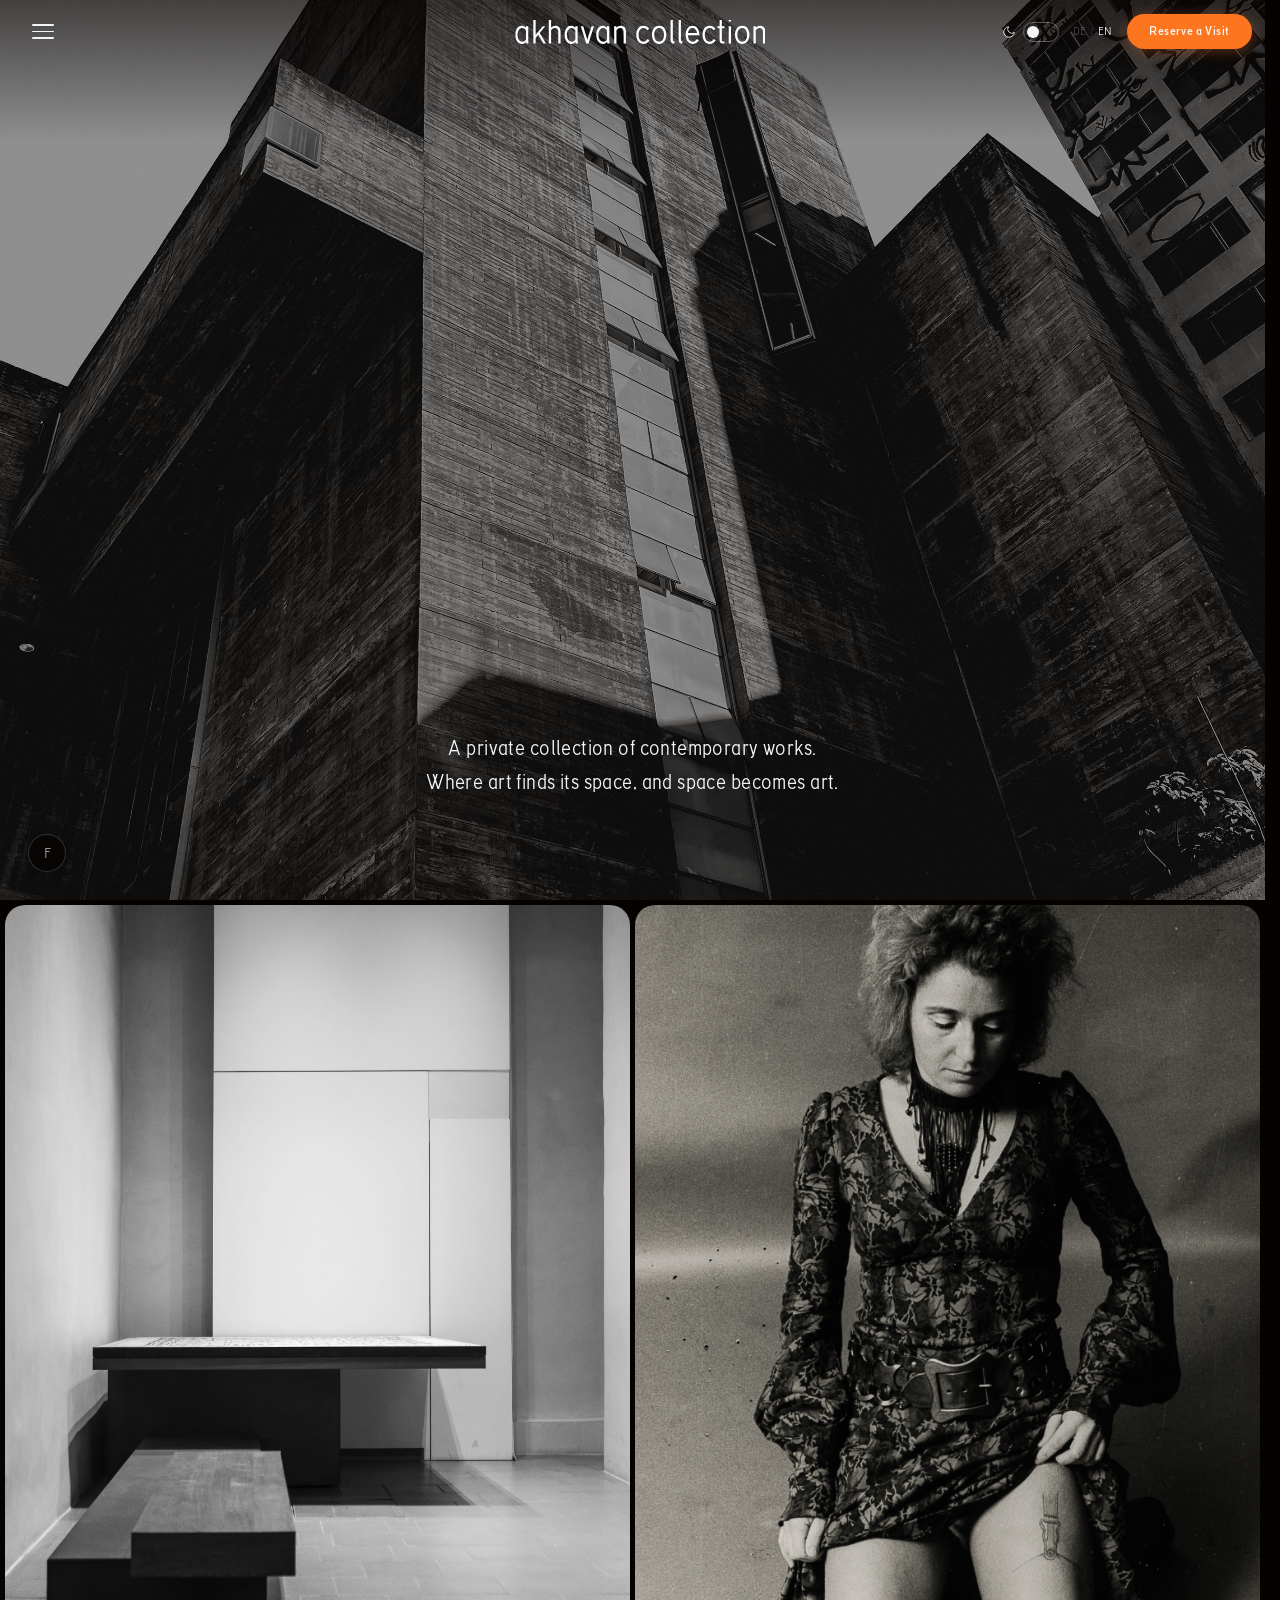
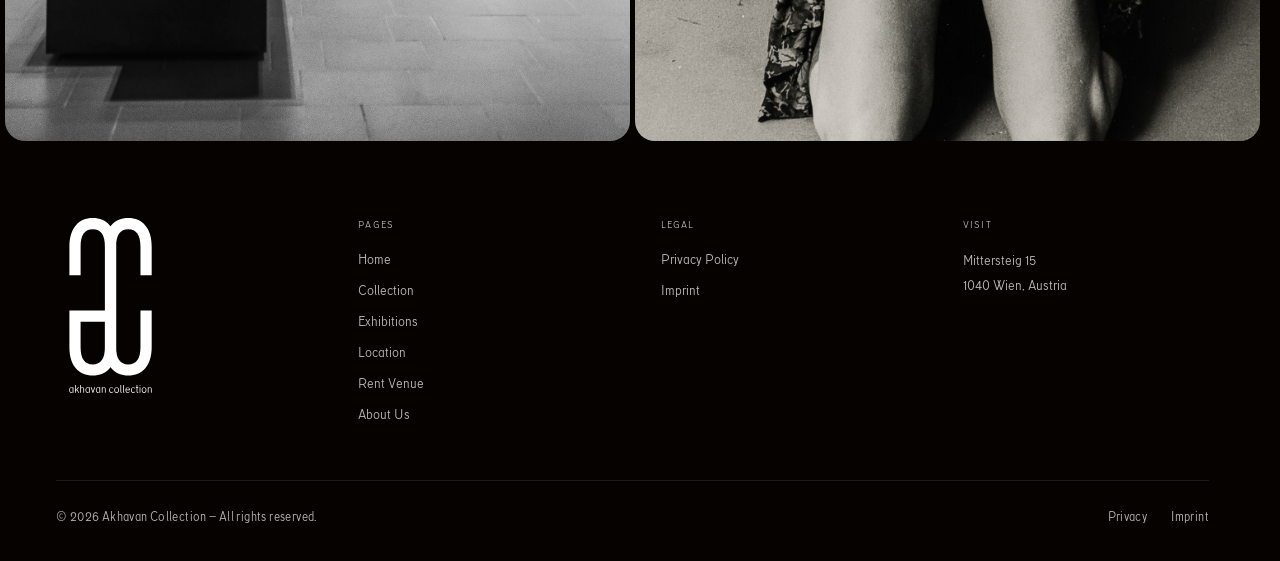
<file: index.html>
<!DOCTYPE html>
<html lang="en">
<head>
  <meta charset="UTF-8" />
  <meta name="viewport" content="width=device-width, initial-scale=1.0" />
  <title>Collection Akhavan — Vienna</title>
  <link rel="icon" href="assets/favicon/white.svg" type="image/svg+xml" media="(prefers-color-scheme: dark)" />
  <link rel="icon" href="assets/favicon/black.svg" type="image/svg+xml" media="(prefers-color-scheme: light)" />
  <link rel="stylesheet" href="css/styles.css?v=11" />
</head>
<body>

  <!-- ===== HEADER ===== -->
  <header class="header" id="header">
    <div class="header__left">
      <button class="hamburger" id="menuOpen" aria-label="Open menu">
        <span></span><span></span><span></span>
      </button>
    </div>

    <a class="header__logo" href="index.html" aria-label="Collection Akhavan">
      <img class="logo--wordmark" src="assets/logo/wordmark.svg" alt="Collection Akhavan" />
      <img class="logo--icon logo--icon-dark" src="assets/icons/Artboard 17.svg" alt="Collection Akhavan" />
      <img class="logo--icon logo--icon-light" src="assets/icons/Artboard 17 copy.svg" alt="Collection Akhavan" />
    </a>

    <div class="header__right">
      <div class="mode-wrap">
        <span class="mode-icon" id="modeIcon"></span>
        <button class="mode-capsule" id="modeCapsule" aria-label="Toggle day / night mode"></button>
      </div>
      <div class="lang-toggle">
        <button data-lang="de">DE</button>
        <span class="sep">/</span>
        <button data-lang="en" class="active">EN</button>
      </div>
      <button class="nav-reserve" data-reserve aria-label="Reserve a Visit">Reserve a Visit</button>
    </div>
  </header>

  <!-- ===== SIDE MENU ===== -->
  <nav class="menu-panel" id="menuPanel" aria-label="Site navigation">
    <div class="menu-panel__head">
      <a class="menu-panel__logo" href="index.html">
        <img src="assets/icons/Artboard 17.svg" alt="Collection Akhavan" />
      </a>
      <button class="icon-btn" id="menuClose" aria-label="Close menu">
        <svg viewBox="0 0 24 24" width="20" height="20"><line x1="5" y1="5" x2="19" y2="19"/><line x1="19" y1="5" x2="5" y2="19"/></svg>
      </button>
    </div>


    <nav class="menu-nav">
      <a href="index.html">Home</a>
      <a href="collection.html">Collection</a>
      <a href="exhibitions.html">Exhibitions</a>
      <a href="location.html">Location</a>
      <a href="rent-venue.html">Rent Venue</a>
      <a href="about.html">About Us</a>
    </nav>

    <div class="menu-panel__foot">
      <div class="menu-lang-toggle">
        <button data-lang="de">DE</button>
        <span class="sep">/</span>
        <button data-lang="en" class="active">EN</button>
      </div>
      <a href="privacy.html">Privacy Policy</a>
      <a href="imprint.html">Imprint</a>
    </div>
  </nav>

  <!-- ===== RESERVE PANEL ===== -->
  <aside class="reserve-panel" id="reservePanel" aria-label="Reserve a Visit">
    <div class="reserve-panel__head">
      <span class="reserve-panel__title">Reserve a Visit</span>
      <button class="icon-btn" id="reserveClose" aria-label="Close panel">
        <svg viewBox="0 0 24 24" width="20" height="20"><line x1="5" y1="5" x2="19" y2="19"/><line x1="19" y1="5" x2="5" y2="19"/></svg>
      </button>
    </div>
    <div class="reserve-panel__body">
      <p class="reserve-panel__intro">
        Visits to Collection Akhavan are by appointment. Select a date and time below — we look forward to welcoming you.
      </p>
      <div class="cal-wrap">
        <div class="cal-dark" style="width:100%;height:100%;overflow:scroll" id="my-cal-dark"></div>
        <div class="cal-light" style="width:100%;height:100%;overflow:scroll" id="my-cal-light"></div>
      </div>
    </div>
  </aside>

  <div class="overlay" id="overlay"></div>

  <!-- ===== MAIN ===== -->
  <main>

    <!-- HERO -->
    <section class="hero">
      <img class="hero__img" src="assets/images/hero/hero-brutalist-gallery.jpg" alt="Collection Akhavan gallery space" />
      <div class="hero__tint"></div>
      <div class="hero__content">
        <div class="hero__copy">
          <span class="hero__tagline">
            A private collection of contemporary works.<br>
            Where art finds its space, and space becomes art.
          </span>
        </div>
      </div>
    </section>

    <!-- HOME GRID -->
    <section class="home-grid">
      <div class="home-grid__item reveal">
        <img src="assets/images/home/grid-01-minimalist-interior.jpg" alt="Gallery interior" />
      </div>
      <div class="home-grid__item reveal reveal-delay-1">
        <img src="assets/images/home/grid-02-white-cube-ceiling.jpg" alt="Gallery ceiling detail" />
      </div>
    </section>

  </main>

  <!-- ===== FOOTER ===== -->
  <footer class="footer">
    <div class="footer__top">
      <div class="footer__brand-col">
        <a class="footer__brand-logo" href="index.html">
          <img class="logo--main" src="assets/logo/mainlogo.svg" alt="Collection Akhavan" />
          <img class="logo--wordmark-footer" src="assets/logo/wordmark.svg" alt="Collection Akhavan" />
        </a>
      </div>
      <div>
        <p class="footer__col-title">Pages</p>
        <ul class="footer__links">
          <li><a href="index.html">Home</a></li>
          <li><a href="collection.html">Collection</a></li>
          <li><a href="exhibitions.html">Exhibitions</a></li>
          <li><a href="location.html">Location</a></li>
          <li><a href="rent-venue.html">Rent Venue</a></li>
          <li><a href="about.html">About Us</a></li>
        </ul>
      </div>
      <div>
        <p class="footer__col-title">Legal</p>
        <ul class="footer__links">
          <li><a href="privacy.html">Privacy Policy</a></li>
          <li><a href="imprint.html">Imprint</a></li>
        </ul>
      </div>
      <div class="footer__contact-col">
        <p class="footer__col-title">Visit</p>
        <a href="location.html" class="footer__address">Mittersteig 15<br>1040 Wien, Austria</a>
      </div>
    </div>
    <div class="footer__bottom">
      <span class="footer__copy">© 2026 Akhavan Collection — All rights reserved.</span>
      <div class="footer__legal">
        <a href="privacy.html">Privacy</a>
        <a href="imprint.html">Imprint</a>
      </div>
    </div>
  </footer>

  <script src="js/main.js"></script>
  <script src="js/feedback.js"></script>
  <script type="text/javascript">
  (function (C, A, L) { let p = function (a, ar) { a.q.push(ar); }; let d = C.document; C.Cal = C.Cal || function () { let cal = C.Cal; let ar = arguments; if (!cal.loaded) { cal.ns = {}; cal.q = cal.q || []; d.head.appendChild(d.createElement("script")).src = A; cal.loaded = true; } if (ar[0] === L) { const api = function () { p(api, arguments); }; const namespace = ar[1]; api.q = api.q || []; if(typeof namespace === "string"){cal.ns[namespace] = cal.ns[namespace] || api;p(cal.ns[namespace], ar);p(cal, ["initNamespace", namespace]);} else p(cal, ar); return;} p(cal, ar); }; })(window, "https://app.cal.com/embed/embed.js", "init");
  Cal.config = Cal.config || {};
  Cal.config.forwardQueryParams = true;

  /* Night mode embed */
  Cal("init", "cal-dark", {origin:"https://app.cal.com"});
  Cal.ns["cal-dark"]("inline", {
    elementOrSelector:"#my-cal-dark",
    config: {"layout":"month_view","theme":"dark","useSlotsViewOnSmallScreen":"true"},
    calLink: "designography-support-48tu6f/visit-akhavan-collection",
  });
  Cal.ns["cal-dark"]("ui", {"theme":"dark","cssVarsPerTheme":{"dark":{"cal-brand":"#f4f4f4","cal-brand-emphasis":"#ffffff","cal-text":"#f4f4f4","cal-bg":"#050200","cal-bg-emphasis":"#050200","cal-border":"rgba(244,244,244,0.1)"}},"hideEventTypeDetails":false,"layout":"month_view"});

  /* Day mode embed */
  Cal("init", "cal-light", {origin:"https://app.cal.com"});
  Cal.ns["cal-light"]("inline", {
    elementOrSelector:"#my-cal-light",
    config: {"layout":"month_view","theme":"light","useSlotsViewOnSmallScreen":"true"},
    calLink: "designography-support-48tu6f/visit-akhavan-collection",
  });
  Cal.ns["cal-light"]("ui", {"theme":"light","cssVarsPerTheme":{"light":{"cal-brand":"#050200","cal-brand-emphasis":"#000000","cal-text":"#050200","cal-bg":"#f4f4f4","cal-bg-emphasis":"#e8e8e8","cal-border":"rgba(5,2,0,0.1)"}},"hideEventTypeDetails":false,"layout":"month_view"});
  </script>
  <button class="reserve-float" data-reserve aria-label="Reserve a Visit">Reserve a Visit</button>
</body>
</html>
</file>
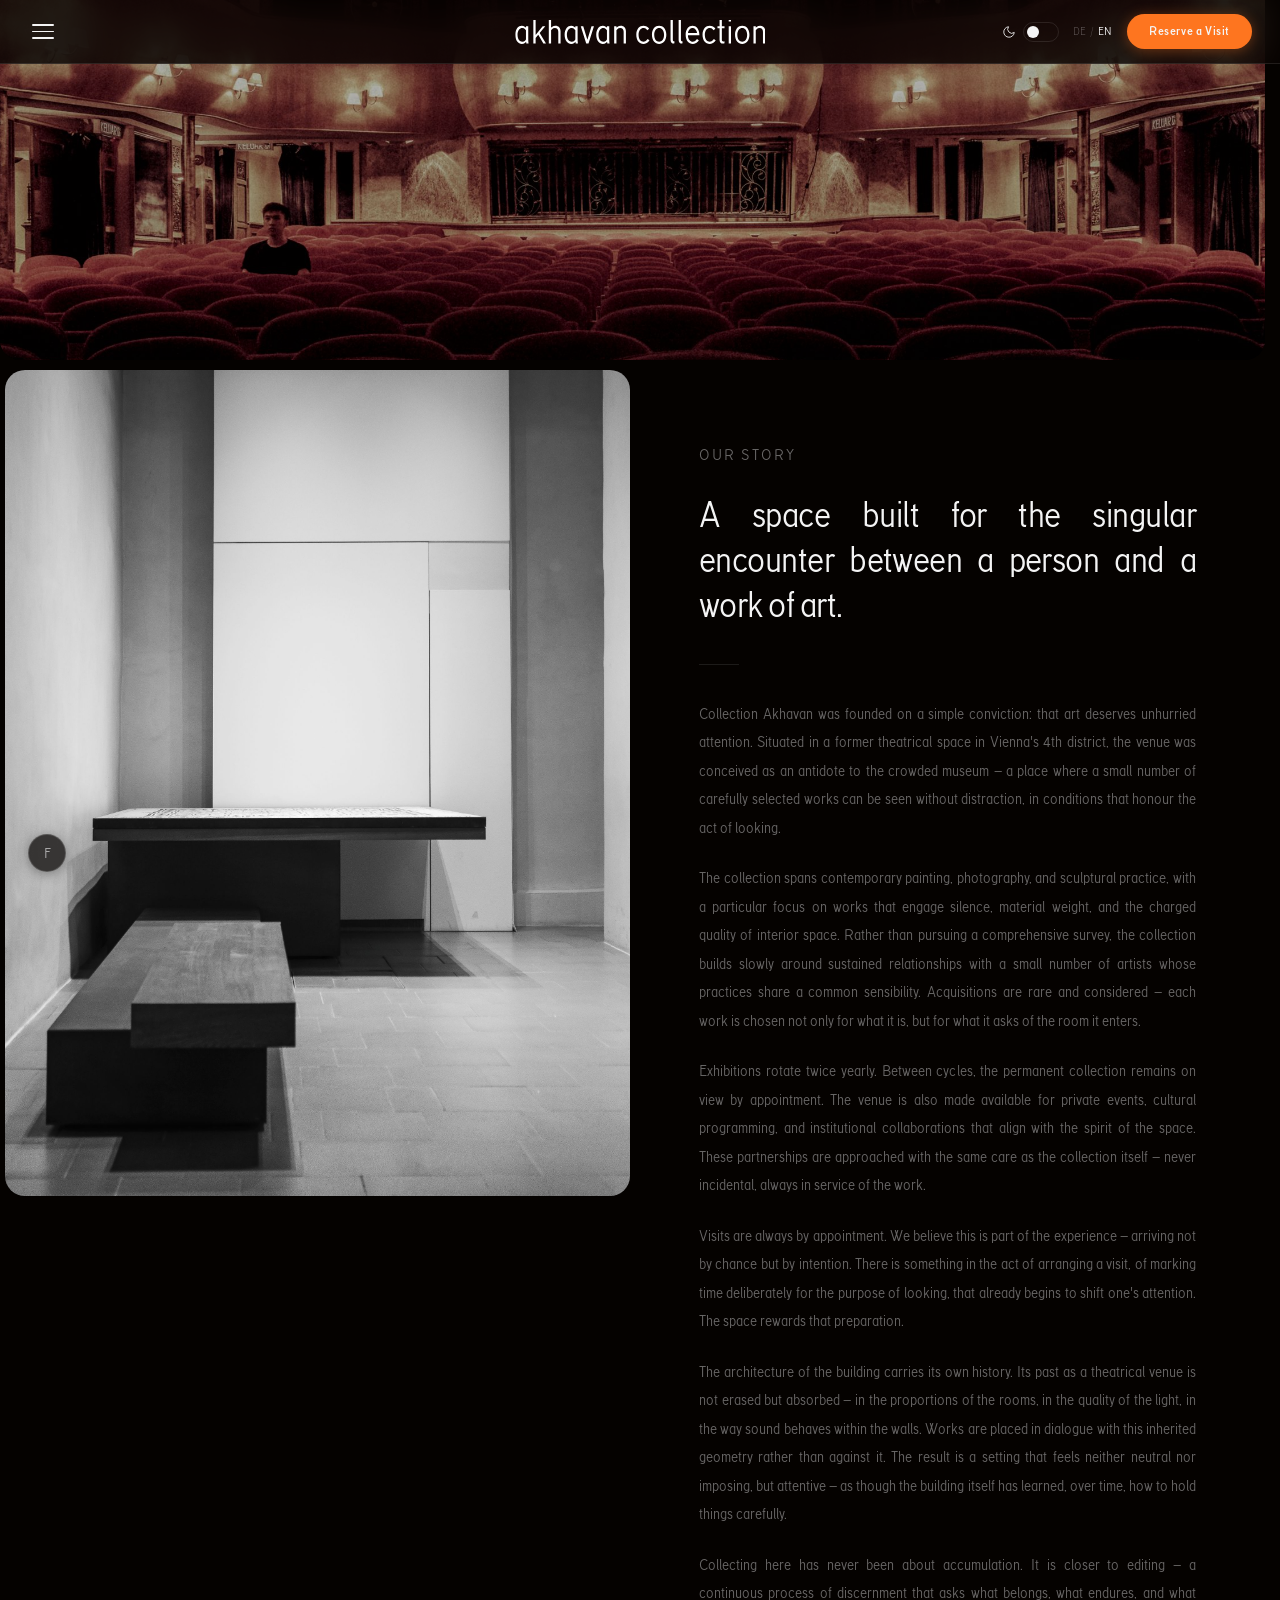
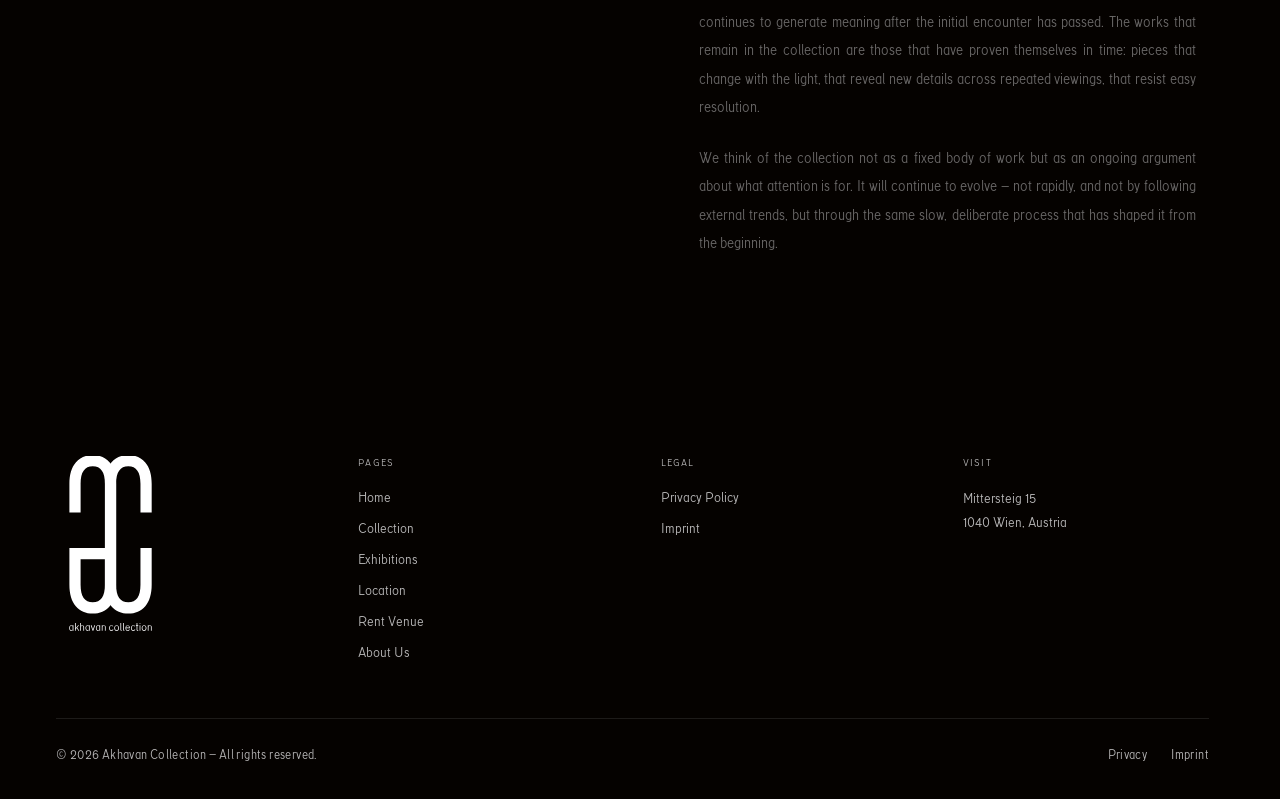
<file: about.html>
<!DOCTYPE html>
<html lang="en">
<head>
  <meta charset="UTF-8" />
  <meta name="viewport" content="width=device-width, initial-scale=1.0" />
  <title>About — Akhavan Collection</title>
  <link rel="icon" href="assets/favicon/white.svg" type="image/svg+xml" media="(prefers-color-scheme: dark)" />
  <link rel="icon" href="assets/favicon/black.svg" type="image/svg+xml" media="(prefers-color-scheme: light)" />
  <link rel="stylesheet" href="css/styles.css?v=12" />
</head>
<body>

  <!-- ===== HEADER ===== -->
  <header class="header solid" id="header">
    <div class="header__left">
      <button class="hamburger" id="menuOpen" aria-label="Open menu">
        <span></span><span></span><span></span>
      </button>
    </div>
    <a class="header__logo" href="index.html" aria-label="Collection Akhavan">
      <img class="logo--wordmark" src="assets/logo/wordmark.svg" alt="Collection Akhavan" />
      <img class="logo--icon logo--icon-dark" src="assets/icons/Artboard 17.svg" alt="Collection Akhavan" />
      <img class="logo--icon logo--icon-light" src="assets/icons/Artboard 17 copy.svg" alt="Collection Akhavan" />
    </a>
    <div class="header__right">
      <div class="mode-wrap">
        <span class="mode-icon" id="modeIcon"></span>
        <button class="mode-capsule" id="modeCapsule" aria-label="Toggle day / night mode"></button>
      </div>
      <div class="lang-toggle">
        <button data-lang="de">DE</button>
        <span class="sep">/</span>
        <button data-lang="en" class="active">EN</button>
      </div>
      <button class="nav-reserve" data-reserve>Reserve a Visit</button>
    </div>
  </header>

  <!-- ===== SIDE MENU ===== -->
  <nav class="menu-panel" id="menuPanel">
    <div class="menu-panel__head">
      <a class="menu-panel__logo" href="index.html">
        <img src="assets/icons/Artboard 17.svg" alt="Collection Akhavan" />
      </a>
      <button class="icon-btn" id="menuClose" aria-label="Close menu">
        <svg viewBox="0 0 24 24" width="20" height="20"><line x1="5" y1="5" x2="19" y2="19"/><line x1="19" y1="5" x2="5" y2="19"/></svg>
      </button>
    </div>
    <nav class="menu-nav">
      <a href="index.html">Home</a>
      <a href="collection.html">Collection</a>
      <a href="exhibitions.html">Exhibitions</a>
      <a href="location.html">Location</a>
      <a href="rent-venue.html">Rent Venue</a>
      <a href="about.html">About Us</a>
    </nav>
    <div class="menu-panel__foot">
      <div class="menu-lang-toggle">
        <button data-lang="de">DE</button>
        <span class="sep">/</span>
        <button data-lang="en" class="active">EN</button>
      </div>
      <a href="privacy.html">Privacy Policy</a>
      <a href="imprint.html">Imprint</a>
    </div>
  </nav>

  <!-- ===== RESERVE PANEL ===== -->
  <aside class="reserve-panel" id="reservePanel">
    <div class="reserve-panel__head">
      <span class="reserve-panel__title">Reserve a Visit</span>
      <button class="icon-btn" id="reserveClose" aria-label="Close panel">
        <svg viewBox="0 0 24 24" width="20" height="20"><line x1="5" y1="5" x2="19" y2="19"/><line x1="19" y1="5" x2="5" y2="19"/></svg>
      </button>
    </div>
    <div class="reserve-panel__body">
      <p class="reserve-panel__intro">Visits to Collection Akhavan are by appointment. Select a date and time below — we look forward to welcoming you.</p>
      <div class="cal-wrap">
        <div class="cal-dark" style="width:100%;height:100%;overflow:scroll" id="my-cal-dark"></div>
        <div class="cal-light" style="width:100%;height:100%;overflow:scroll" id="my-cal-light"></div>
      </div>
    </div>
  </aside>

  <div class="overlay" id="overlay"></div>

  <!-- ===== MAIN ===== -->
  <main>

    <!-- Cover image -->
    <section class="about-cover">
      <img src="assets/images/about/about-cover.jpg" alt="Collection Akhavan space" />
      <div class="about-cover__grad"></div>
    </section>

    <!-- Sticky split: image left / text right -->
    <div class="about-split">

      <div class="about-split__img">
        <img src="assets/images/home/grid-01-minimalist-interior.jpg" alt="Akhavan Collection interior" />
      </div>

      <div class="about-body">
        <p class="about-body__label">Our Story</p>

        <h2 class="about-body__heading">
          A space built for the singular encounter between a person and a work of art.
        </h2>

        <div class="about-body__divider"></div>

        <p>Collection Akhavan was founded on a simple conviction: that art deserves unhurried attention. Situated in a former theatrical space in Vienna's 4th district, the venue was conceived as an antidote to the crowded museum — a place where a small number of carefully selected works can be seen without distraction, in conditions that honour the act of looking.</p>

        <p>The collection spans contemporary painting, photography, and sculptural practice, with a particular focus on works that engage silence, material weight, and the charged quality of interior space. Rather than pursuing a comprehensive survey, the collection builds slowly around sustained relationships with a small number of artists whose practices share a common sensibility. Acquisitions are rare and considered — each work is chosen not only for what it is, but for what it asks of the room it enters.</p>

        <p>Exhibitions rotate twice yearly. Between cycles, the permanent collection remains on view by appointment. The venue is also made available for private events, cultural programming, and institutional collaborations that align with the spirit of the space. These partnerships are approached with the same care as the collection itself — never incidental, always in service of the work.</p>

        <p>Visits are always by appointment. We believe this is part of the experience — arriving not by chance but by intention. There is something in the act of arranging a visit, of marking time deliberately for the purpose of looking, that already begins to shift one's attention. The space rewards that preparation.</p>

        <p>The architecture of the building carries its own history. Its past as a theatrical venue is not erased but absorbed — in the proportions of the rooms, in the quality of the light, in the way sound behaves within the walls. Works are placed in dialogue with this inherited geometry rather than against it. The result is a setting that feels neither neutral nor imposing, but attentive — as though the building itself has learned, over time, how to hold things carefully.</p>

        <p>Collecting here has never been about accumulation. It is closer to editing — a continuous process of discernment that asks what belongs, what endures, and what continues to generate meaning after the initial encounter has passed. The works that remain in the collection are those that have proven themselves in time: pieces that change with the light, that reveal new details across repeated viewings, that resist easy resolution.</p>

        <p>We think of the collection not as a fixed body of work but as an ongoing argument about what attention is for. It will continue to evolve — not rapidly, and not by following external trends, but through the same slow, deliberate process that has shaped it from the beginning.</p>
      </div>

    </div>

  </main>

  <!-- ===== FOOTER ===== -->
  <footer class="footer">
    <div class="footer__top">
      <div class="footer__brand-col">
        <a class="footer__brand-logo" href="index.html">
          <img class="logo--main" src="assets/logo/mainlogo.svg" alt="Collection Akhavan" />
          <img class="logo--wordmark-footer" src="assets/logo/wordmark.svg" alt="Collection Akhavan" />
        </a>
      </div>
      <div>
        <p class="footer__col-title">Pages</p>
        <ul class="footer__links">
          <li><a href="index.html">Home</a></li>
          <li><a href="collection.html">Collection</a></li>
          <li><a href="exhibitions.html">Exhibitions</a></li>
          <li><a href="location.html">Location</a></li>
          <li><a href="rent-venue.html">Rent Venue</a></li>
          <li><a href="about.html">About Us</a></li>
        </ul>
      </div>
      <div>
        <p class="footer__col-title">Legal</p>
        <ul class="footer__links">
          <li><a href="privacy.html">Privacy Policy</a></li>
          <li><a href="imprint.html">Imprint</a></li>
        </ul>
      </div>
      <div class="footer__contact-col">
        <p class="footer__col-title">Visit</p>
        <a href="location.html" class="footer__address">Mittersteig 15<br>1040 Wien, Austria</a>
      </div>
    </div>
    <div class="footer__bottom">
      <span class="footer__copy">© 2026 Akhavan Collection — All rights reserved.</span>
      <div class="footer__legal">
        <a href="privacy.html">Privacy</a>
        <a href="imprint.html">Imprint</a>
      </div>
    </div>
  </footer>

  <script src="js/main.js"></script>
  <script src="js/feedback.js"></script>
  <script type="text/javascript">
  (function (C, A, L) { let p = function (a, ar) { a.q.push(ar); }; let d = C.document; C.Cal = C.Cal || function () { let cal = C.Cal; let ar = arguments; if (!cal.loaded) { cal.ns = {}; cal.q = cal.q || []; d.head.appendChild(d.createElement("script")).src = A; cal.loaded = true; } if (ar[0] === L) { const api = function () { p(api, arguments); }; const namespace = ar[1]; api.q = api.q || []; if(typeof namespace === "string"){cal.ns[namespace] = cal.ns[namespace] || api;p(cal.ns[namespace], ar);p(cal, ["initNamespace", namespace]);} else p(cal, ar); return;} p(cal, ar); }; })(window, "https://app.cal.com/embed/embed.js", "init");
  Cal.config = Cal.config || {};
  Cal.config.forwardQueryParams = true;

  /* Night mode embed */
  Cal("init", "cal-dark", {origin:"https://app.cal.com"});
  Cal.ns["cal-dark"]("inline", {
    elementOrSelector:"#my-cal-dark",
    config: {"layout":"month_view","theme":"dark","useSlotsViewOnSmallScreen":"true"},
    calLink: "designography-support-48tu6f/visit-akhavan-collection",
  });
  Cal.ns["cal-dark"]("ui", {"theme":"dark","cssVarsPerTheme":{"dark":{"cal-brand":"#f4f4f4","cal-brand-emphasis":"#ffffff","cal-text":"#f4f4f4","cal-bg":"#050200","cal-bg-emphasis":"#050200","cal-border":"rgba(244,244,244,0.1)"}},"hideEventTypeDetails":false,"layout":"month_view"});

  /* Day mode embed */
  Cal("init", "cal-light", {origin:"https://app.cal.com"});
  Cal.ns["cal-light"]("inline", {
    elementOrSelector:"#my-cal-light",
    config: {"layout":"month_view","theme":"light","useSlotsViewOnSmallScreen":"true"},
    calLink: "designography-support-48tu6f/visit-akhavan-collection",
  });
  Cal.ns["cal-light"]("ui", {"theme":"light","cssVarsPerTheme":{"light":{"cal-brand":"#050200","cal-brand-emphasis":"#000000","cal-text":"#050200","cal-bg":"#f4f4f4","cal-bg-emphasis":"#e8e8e8","cal-border":"rgba(5,2,0,0.1)"}},"hideEventTypeDetails":false,"layout":"month_view"});
  </script>
  <button class="reserve-float" data-reserve aria-label="Reserve a Visit">Reserve a Visit</button>
</body>
</html>
</file>
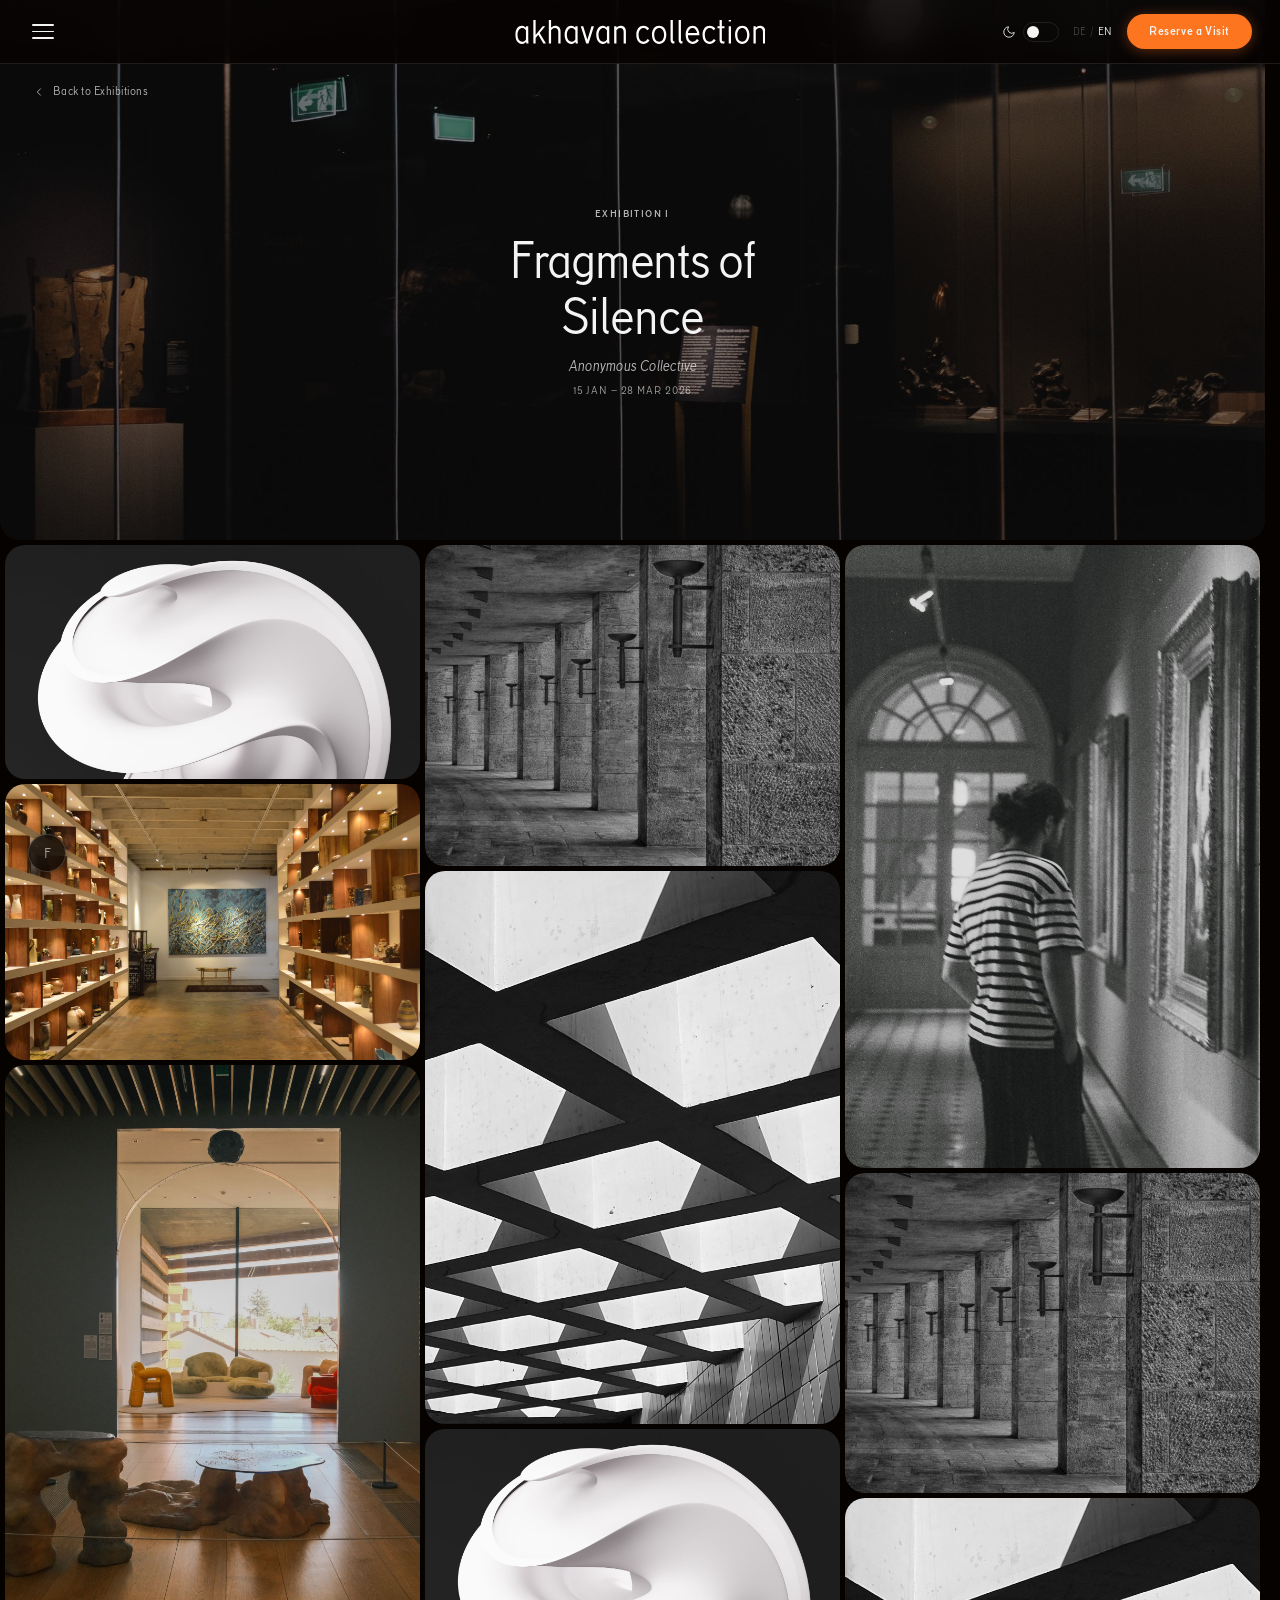
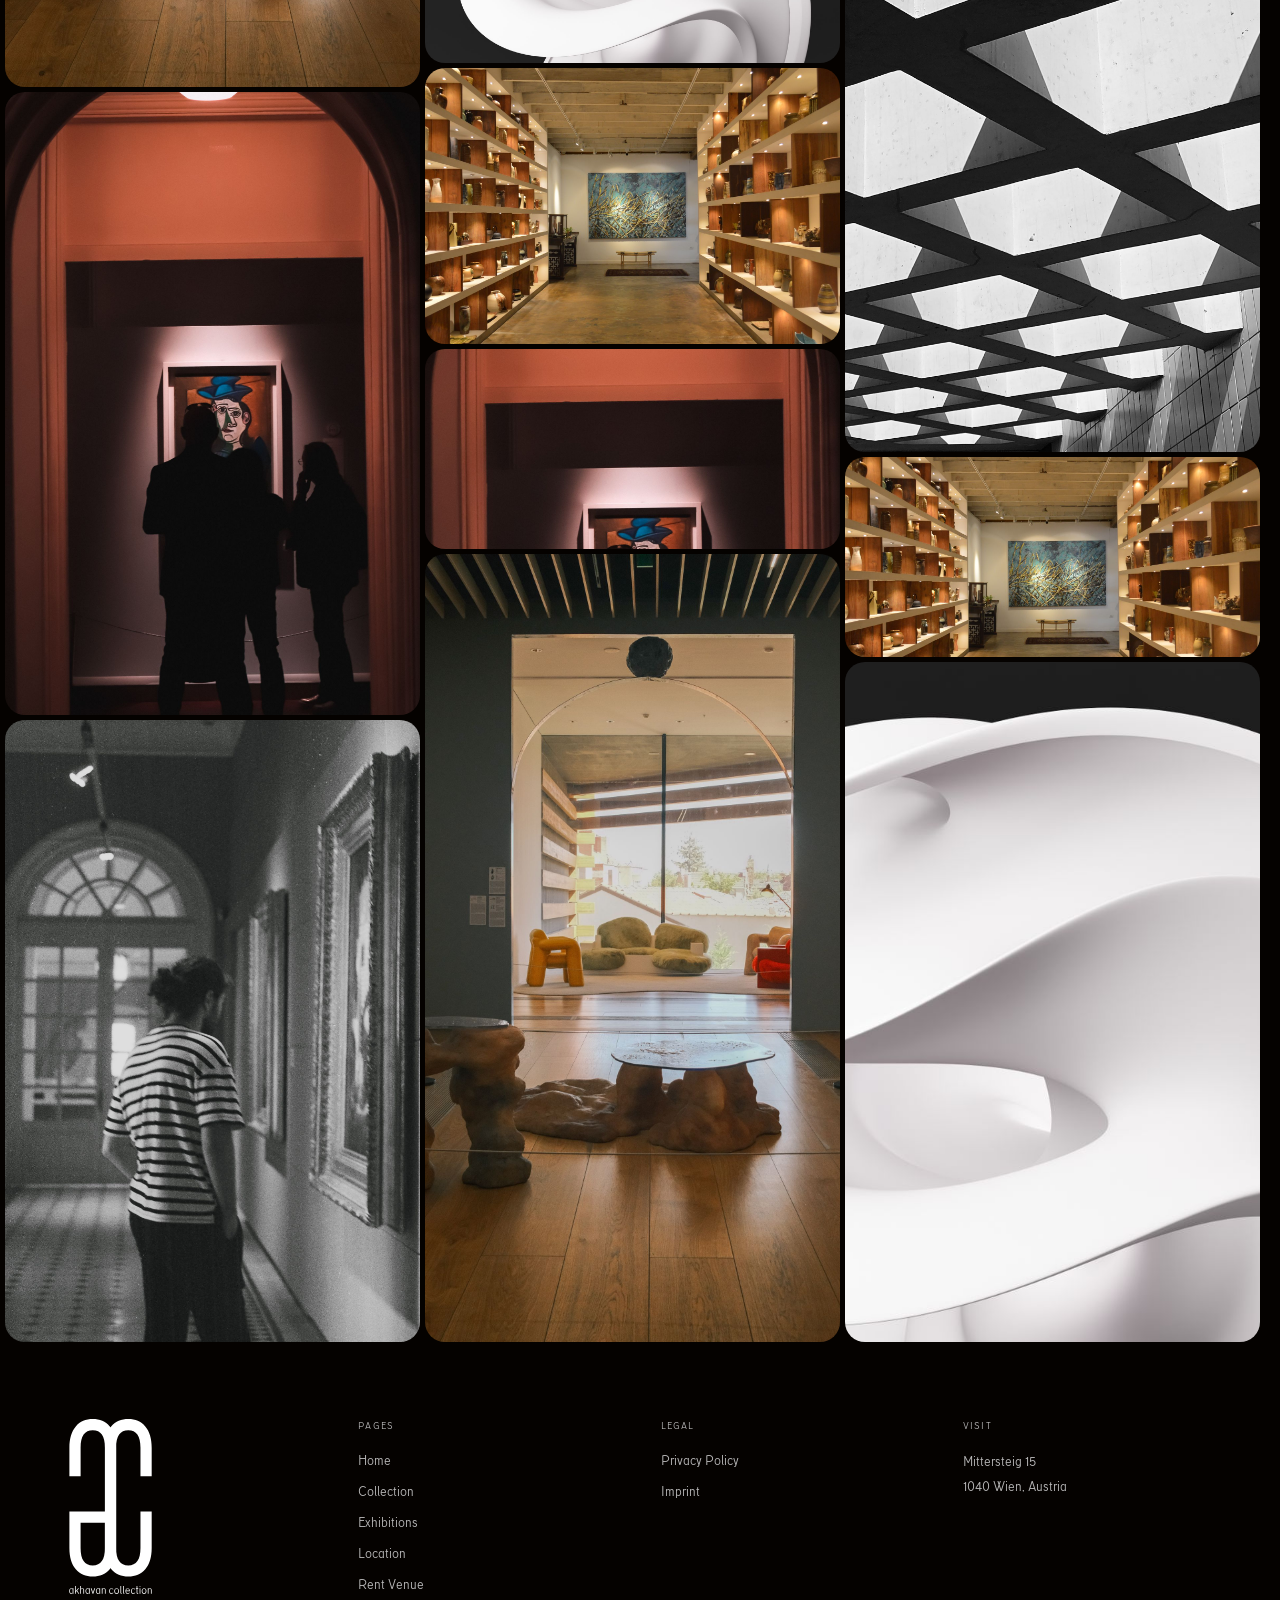
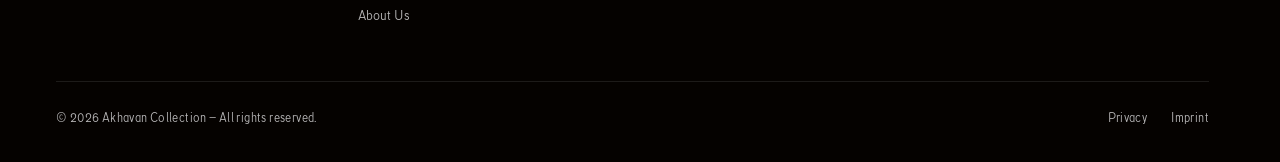
<file: exhibition-detail.html>
<!DOCTYPE html>
<html lang="en">
<head>
  <meta charset="UTF-8" />
  <meta name="viewport" content="width=device-width, initial-scale=1.0" />
  <title>Exhibition — Akhavan Collection</title>
  <link rel="icon" href="assets/favicon/white.svg" type="image/svg+xml" media="(prefers-color-scheme: dark)" />
  <link rel="icon" href="assets/favicon/black.svg" type="image/svg+xml" media="(prefers-color-scheme: light)" />
  <link rel="stylesheet" href="css/styles.css?v=11" />
</head>
<body>

  <!-- ===== HEADER ===== -->
  <header class="header solid" id="header">
    <div class="header__left">
      <button class="hamburger" id="menuOpen" aria-label="Open menu">
        <span></span><span></span><span></span>
      </button>
    </div>
    <a class="header__logo" href="index.html" aria-label="Collection Akhavan">
      <img class="logo--wordmark" src="assets/logo/wordmark.svg" alt="Collection Akhavan" />
      <img class="logo--icon logo--icon-dark" src="assets/icons/Artboard 17.svg" alt="Collection Akhavan" />
      <img class="logo--icon logo--icon-light" src="assets/icons/Artboard 17 copy.svg" alt="Collection Akhavan" />
    </a>
    <div class="header__right">
      <div class="mode-wrap">
        <span class="mode-icon" id="modeIcon"></span>
        <button class="mode-capsule" id="modeCapsule" aria-label="Toggle day / night mode"></button>
      </div>
      <div class="lang-toggle">
        <button data-lang="de">DE</button>
        <span class="sep">/</span>
        <button data-lang="en" class="active">EN</button>
      </div>
      <button class="nav-reserve" data-reserve>Reserve a Visit</button>
    </div>
  </header>

  <!-- ===== SIDE MENU ===== -->
  <nav class="menu-panel" id="menuPanel">
    <div class="menu-panel__head">
      <a class="menu-panel__logo" href="index.html">
        <img src="assets/icons/Artboard 17.svg" alt="Collection Akhavan" />
      </a>
      <button class="icon-btn" id="menuClose" aria-label="Close menu">
        <svg viewBox="0 0 24 24" width="20" height="20"><line x1="5" y1="5" x2="19" y2="19"/><line x1="19" y1="5" x2="5" y2="19"/></svg>
      </button>
    </div>
    <nav class="menu-nav">
      <a href="index.html">Home</a>
      <a href="collection.html">Collection</a>
      <a href="exhibitions.html">Exhibitions</a>
      <a href="location.html">Location</a>
      <a href="rent-venue.html">Rent Venue</a>
      <a href="about.html">About Us</a>
    </nav>
    <div class="menu-panel__foot">
      <div class="menu-lang-toggle">
        <button data-lang="de">DE</button>
        <span class="sep">/</span>
        <button data-lang="en" class="active">EN</button>
      </div>
      <a href="privacy.html">Privacy Policy</a>
      <a href="imprint.html">Imprint</a>
    </div>
  </nav>

  <!-- ===== RESERVE PANEL ===== -->
  <aside class="reserve-panel" id="reservePanel">
    <div class="reserve-panel__head">
      <span class="reserve-panel__title">Reserve a Visit</span>
      <button class="icon-btn" id="reserveClose" aria-label="Close panel">
        <svg viewBox="0 0 24 24" width="20" height="20"><line x1="5" y1="5" x2="19" y2="19"/><line x1="19" y1="5" x2="5" y2="19"/></svg>
      </button>
    </div>
    <div class="reserve-panel__body">
      <p class="reserve-panel__intro">Visits to Collection Akhavan are by appointment. Select a date and time below — we look forward to welcoming you.</p>
      <div class="cal-wrap">
        <div class="cal-dark" style="width:100%;height:100%;overflow:scroll" id="my-cal-dark"></div>
        <div class="cal-light" style="width:100%;height:100%;overflow:scroll" id="my-cal-light"></div>
      </div>
    </div>
  </aside>

  <div class="overlay" id="overlay"></div>

  <!-- ===== MAIN ===== -->
  <main>

    <!-- Exhibition detail cover — populated by JS from URL param -->
    <section class="exhb-detail-cover">
      <img id="exhbDetailCoverImg" src="assets/images/exhibitions/exhibition-1/cover.jpg" alt="Exhibition cover" />
      <div class="exhb-detail-cover__caption">
        <a class="exhb-detail-cover__back" href="exhibitions.html">
          <svg viewBox="0 0 24 24"><polyline points="15 18 9 12 15 6"/></svg>
          Back to Exhibitions
        </a>
        <p class="exhb-detail-cover__num" id="exhbDetailNum">Exhibition I</p>
        <h1 class="exhb-detail-cover__title" id="exhbDetailTitle">Fragments of Silence</h1>
        <p class="exhb-detail-cover__artist" id="exhbDetailArtist">Anonymous Collective</p>
        <p class="exhb-detail-cover__dates" id="exhbDetailDates">15 Jan — 28 Mar 2026</p>
      </div>
    </section>

    <!-- Grid — populated by JS -->
    <section class="collection-grid" id="exhibitionGrid">
      <!-- JS fills this in based on ?id= param -->
    </section>

  </main>

  <!-- ===== FOOTER ===== -->
  <footer class="footer">
    <div class="footer__top">
      <div class="footer__brand-col">
        <a class="footer__brand-logo" href="index.html">
          <img class="logo--main" src="assets/logo/mainlogo.svg" alt="Collection Akhavan" />
          <img class="logo--wordmark-footer" src="assets/logo/wordmark.svg" alt="Collection Akhavan" />
        </a>
      </div>
      <div>
        <p class="footer__col-title">Pages</p>
        <ul class="footer__links">
          <li><a href="index.html">Home</a></li>
          <li><a href="collection.html">Collection</a></li>
          <li><a href="exhibitions.html">Exhibitions</a></li>
          <li><a href="location.html">Location</a></li>
          <li><a href="rent-venue.html">Rent Venue</a></li>
          <li><a href="about.html">About Us</a></li>
        </ul>
      </div>
      <div>
        <p class="footer__col-title">Legal</p>
        <ul class="footer__links">
          <li><a href="privacy.html">Privacy Policy</a></li>
          <li><a href="imprint.html">Imprint</a></li>
        </ul>
      </div>
      <div class="footer__contact-col">
        <p class="footer__col-title">Visit</p>
        <a href="location.html" class="footer__address">Mittersteig 15<br>1040 Wien, Austria</a>
      </div>
    </div>
    <div class="footer__bottom">
      <span class="footer__copy">© 2026 Akhavan Collection — All rights reserved.</span>
      <div class="footer__legal">
        <a href="privacy.html">Privacy</a>
        <a href="imprint.html">Imprint</a>
      </div>
    </div>
  </footer>

  <script src="js/main.js"></script>
  <script src="js/feedback.js"></script>
  <script type="text/javascript">
  (function (C, A, L) { let p = function (a, ar) { a.q.push(ar); }; let d = C.document; C.Cal = C.Cal || function () { let cal = C.Cal; let ar = arguments; if (!cal.loaded) { cal.ns = {}; cal.q = cal.q || []; d.head.appendChild(d.createElement("script")).src = A; cal.loaded = true; } if (ar[0] === L) { const api = function () { p(api, arguments); }; const namespace = ar[1]; api.q = api.q || []; if(typeof namespace === "string"){cal.ns[namespace] = cal.ns[namespace] || api;p(cal.ns[namespace], ar);p(cal, ["initNamespace", namespace]);} else p(cal, ar); return;} p(cal, ar); }; })(window, "https://app.cal.com/embed/embed.js", "init");
  Cal.config = Cal.config || {};
  Cal.config.forwardQueryParams = true;

  /* Night mode embed */
  Cal("init", "cal-dark", {origin:"https://app.cal.com"});
  Cal.ns["cal-dark"]("inline", {
    elementOrSelector:"#my-cal-dark",
    config: {"layout":"month_view","theme":"dark","useSlotsViewOnSmallScreen":"true"},
    calLink: "designography-support-48tu6f/visit-akhavan-collection",
  });
  Cal.ns["cal-dark"]("ui", {"theme":"dark","cssVarsPerTheme":{"dark":{"cal-brand":"#f4f4f4","cal-brand-emphasis":"#ffffff","cal-text":"#f4f4f4","cal-bg":"#050200","cal-bg-emphasis":"#050200","cal-border":"rgba(244,244,244,0.1)"}},"hideEventTypeDetails":false,"layout":"month_view"});

  /* Day mode embed */
  Cal("init", "cal-light", {origin:"https://app.cal.com"});
  Cal.ns["cal-light"]("inline", {
    elementOrSelector:"#my-cal-light",
    config: {"layout":"month_view","theme":"light","useSlotsViewOnSmallScreen":"true"},
    calLink: "designography-support-48tu6f/visit-akhavan-collection",
  });
  Cal.ns["cal-light"]("ui", {"theme":"light","cssVarsPerTheme":{"light":{"cal-brand":"#050200","cal-brand-emphasis":"#000000","cal-text":"#050200","cal-bg":"#f4f4f4","cal-bg-emphasis":"#e8e8e8","cal-border":"rgba(5,2,0,0.1)"}},"hideEventTypeDetails":false,"layout":"month_view"});
  </script>
  <button class="reserve-float" data-reserve aria-label="Reserve a Visit">Reserve a Visit</button>
</body>
</html>
</file>
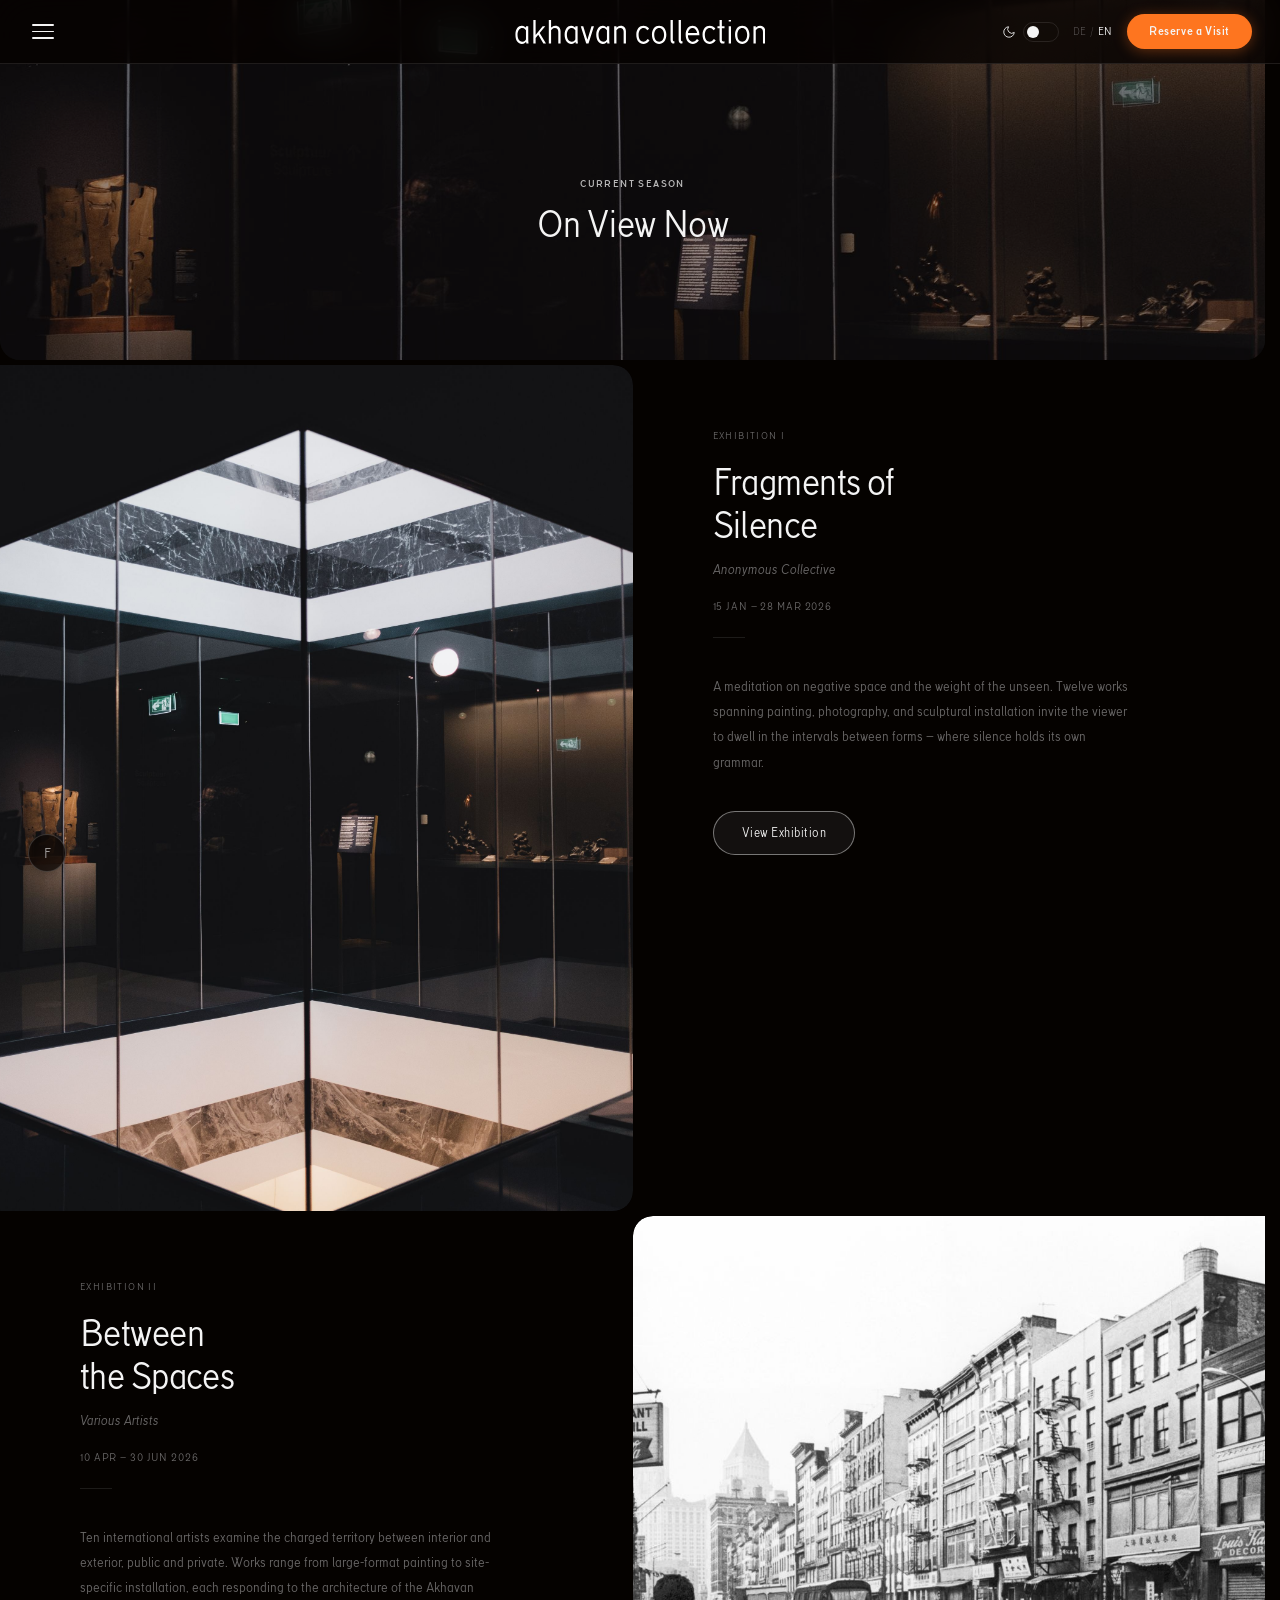
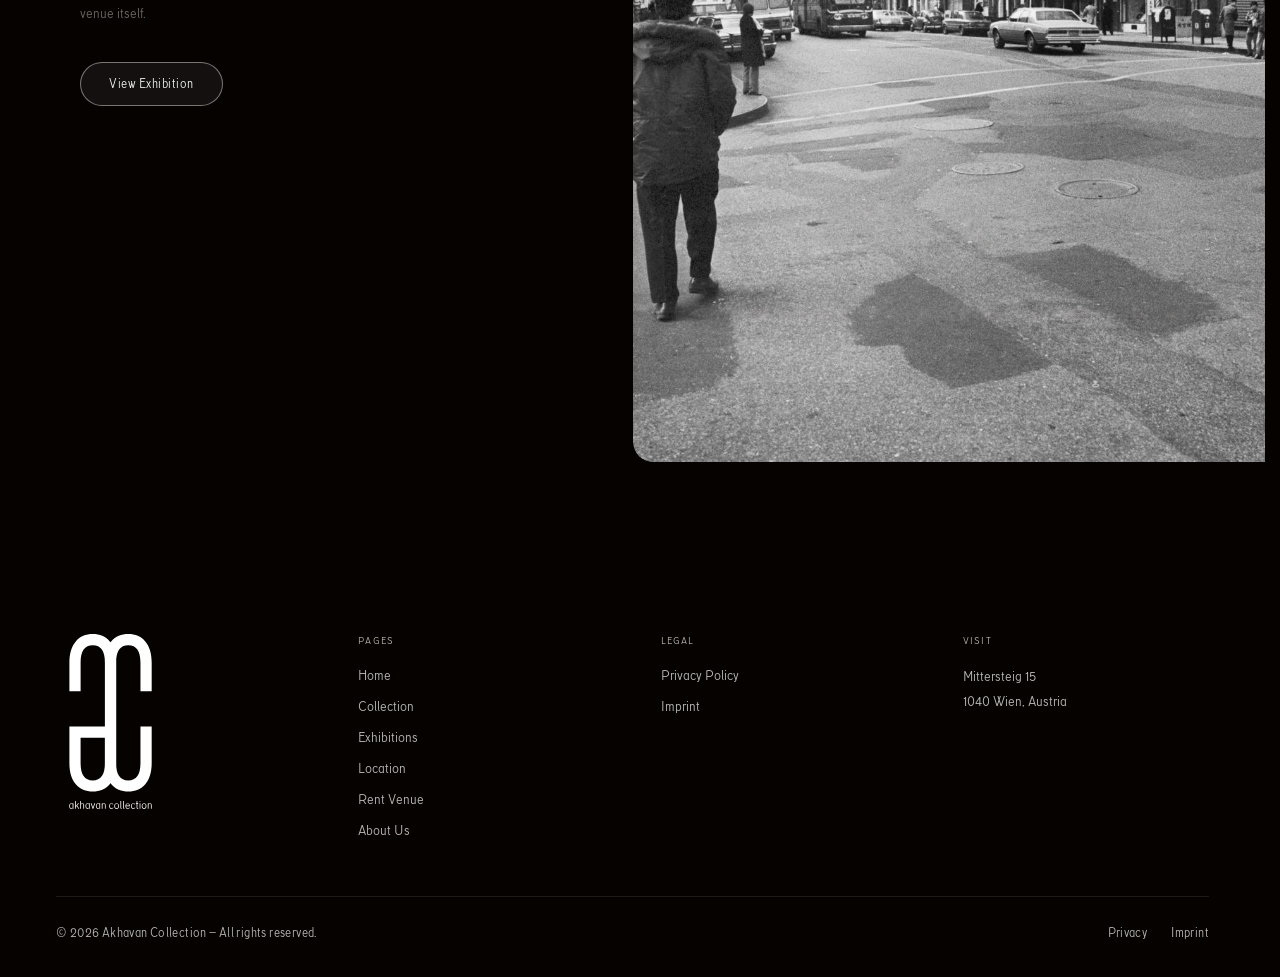
<file: exhibitions.html>
<!DOCTYPE html>
<html lang="en">
<head>
  <meta charset="UTF-8" />
  <meta name="viewport" content="width=device-width, initial-scale=1.0" />
  <title>Exhibitions — Akhavan Collection</title>
  <link rel="icon" href="assets/favicon/white.svg" type="image/svg+xml" media="(prefers-color-scheme: dark)" />
  <link rel="icon" href="assets/favicon/black.svg" type="image/svg+xml" media="(prefers-color-scheme: light)" />
  <link rel="stylesheet" href="css/styles.css?v=11" />
</head>
<body>

  <!-- ===== HEADER ===== -->
  <header class="header solid" id="header">
    <div class="header__left">
      <button class="hamburger" id="menuOpen" aria-label="Open menu">
        <span></span><span></span><span></span>
      </button>
    </div>
    <a class="header__logo" href="index.html" aria-label="Collection Akhavan">
      <img class="logo--wordmark" src="assets/logo/wordmark.svg" alt="Collection Akhavan" />
      <img class="logo--icon logo--icon-dark" src="assets/icons/Artboard 17.svg" alt="Collection Akhavan" />
      <img class="logo--icon logo--icon-light" src="assets/icons/Artboard 17 copy.svg" alt="Collection Akhavan" />
    </a>
    <div class="header__right">
      <div class="mode-wrap">
        <span class="mode-icon" id="modeIcon"></span>
        <button class="mode-capsule" id="modeCapsule" aria-label="Toggle day / night mode"></button>
      </div>
      <div class="lang-toggle">
        <button data-lang="de">DE</button>
        <span class="sep">/</span>
        <button data-lang="en" class="active">EN</button>
      </div>
      <button class="nav-reserve" data-reserve>Reserve a Visit</button>
    </div>
  </header>

  <!-- ===== SIDE MENU ===== -->
  <nav class="menu-panel" id="menuPanel">
    <div class="menu-panel__head">
      <a class="menu-panel__logo" href="index.html">
        <img src="assets/icons/Artboard 17.svg" alt="Collection Akhavan" />
      </a>
      <button class="icon-btn" id="menuClose" aria-label="Close menu">
        <svg viewBox="0 0 24 24" width="20" height="20"><line x1="5" y1="5" x2="19" y2="19"/><line x1="19" y1="5" x2="5" y2="19"/></svg>
      </button>
    </div>
    <nav class="menu-nav">
      <a href="index.html">Home</a>
      <a href="collection.html">Collection</a>
      <a href="exhibitions.html">Exhibitions</a>
      <a href="location.html">Location</a>
      <a href="rent-venue.html">Rent Venue</a>
      <a href="about.html">About Us</a>
    </nav>
    <div class="menu-panel__foot">
      <div class="menu-lang-toggle">
        <button data-lang="de">DE</button>
        <span class="sep">/</span>
        <button data-lang="en" class="active">EN</button>
      </div>
      <a href="privacy.html">Privacy Policy</a>
      <a href="imprint.html">Imprint</a>
    </div>
  </nav>

  <!-- ===== RESERVE PANEL ===== -->
  <aside class="reserve-panel" id="reservePanel">
    <div class="reserve-panel__head">
      <span class="reserve-panel__title">Reserve a Visit</span>
      <button class="icon-btn" id="reserveClose" aria-label="Close panel">
        <svg viewBox="0 0 24 24" width="20" height="20"><line x1="5" y1="5" x2="19" y2="19"/><line x1="19" y1="5" x2="5" y2="19"/></svg>
      </button>
    </div>
    <div class="reserve-panel__body">
      <p class="reserve-panel__intro">Visits to Collection Akhavan are by appointment. Select a date and time below — we look forward to welcoming you.</p>
      <div class="cal-wrap">
        <div class="cal-dark" style="width:100%;height:100%;overflow:scroll" id="my-cal-dark"></div>
        <div class="cal-light" style="width:100%;height:100%;overflow:scroll" id="my-cal-light"></div>
      </div>
    </div>
  </aside>

  <div class="overlay" id="overlay"></div>

  <!-- ===== MAIN ===== -->
  <main>

    <!-- BIG COVER -->
    <section class="exhb-cover">
      <img src="assets/images/exhibitions/exhibition-1/cover.jpg" alt="Current Exhibition" />
      <div class="exhb-cover__caption">
        <p class="exhb-cover__label">Current Season</p>
        <h1 class="exhb-cover__title">On View Now</h1>
      </div>
    </section>

    <!-- EXHIBITION ROWS -->
    <div class="exhb-rows">

      <!-- Exhibition 1 — image left, info right -->
      <div class="exhb-row reveal">

        <a class="exhb-img" href="exhibition-detail.html?id=1" aria-label="View Exhibition I">
          <img src="assets/images/exhibitions/exhibition-1/cover.jpg" alt="Fragments of Silence" />
          <div class="exhb-img__hover">
            <span>View Works</span>
          </div>
        </a>

        <div class="exhb-info">
          <p class="exhb-info__num">Exhibition I</p>
          <h2 class="exhb-info__title">Fragments of<br>Silence</h2>
          <p class="exhb-info__artist">Anonymous Collective</p>
          <p class="exhb-info__dates">15 Jan — 28 Mar 2026</p>
          <div class="exhb-info__divider"></div>
          <p class="exhb-info__desc">
            A meditation on negative space and the weight of the unseen. Twelve works spanning painting, photography, and sculptural installation invite the viewer to dwell in the intervals between forms — where silence holds its own grammar.
          </p>
          <a href="exhibition-detail.html?id=1" class="btn btn--ghost">View Exhibition</a>
        </div>

      </div>

      <!-- Exhibition 2 — image right, info left -->
      <div class="exhb-row exhb-row--rev reveal">

        <a class="exhb-img" href="exhibition-detail.html?id=2" aria-label="View Exhibition II">
          <img src="assets/images/exhibitions/exhibition-2/cover.jpg" alt="Between the Spaces" />
          <div class="exhb-img__hover">
            <span>View Works</span>
          </div>
        </a>

        <div class="exhb-info">
          <p class="exhb-info__num">Exhibition II</p>
          <h2 class="exhb-info__title">Between<br>the Spaces</h2>
          <p class="exhb-info__artist">Various Artists</p>
          <p class="exhb-info__dates">10 Apr — 30 Jun 2026</p>
          <div class="exhb-info__divider"></div>
          <p class="exhb-info__desc">
            Ten international artists examine the charged territory between interior and exterior, public and private. Works range from large-format painting to site-specific installation, each responding to the architecture of the Akhavan venue itself.
          </p>
          <a href="exhibition-detail.html?id=2" class="btn btn--ghost">View Exhibition</a>
        </div>

      </div>

    </div>

  </main>

  <!-- ===== FOOTER ===== -->
  <footer class="footer">
    <div class="footer__top">
      <div class="footer__brand-col">
        <a class="footer__brand-logo" href="index.html">
          <img class="logo--main" src="assets/logo/mainlogo.svg" alt="Collection Akhavan" />
          <img class="logo--wordmark-footer" src="assets/logo/wordmark.svg" alt="Collection Akhavan" />
        </a>
      </div>
      <div>
        <p class="footer__col-title">Pages</p>
        <ul class="footer__links">
          <li><a href="index.html">Home</a></li>
          <li><a href="collection.html">Collection</a></li>
          <li><a href="exhibitions.html">Exhibitions</a></li>
          <li><a href="location.html">Location</a></li>
          <li><a href="rent-venue.html">Rent Venue</a></li>
          <li><a href="about.html">About Us</a></li>
        </ul>
      </div>
      <div>
        <p class="footer__col-title">Legal</p>
        <ul class="footer__links">
          <li><a href="privacy.html">Privacy Policy</a></li>
          <li><a href="imprint.html">Imprint</a></li>
        </ul>
      </div>
      <div class="footer__contact-col">
        <p class="footer__col-title">Visit</p>
        <a href="location.html" class="footer__address">Mittersteig 15<br>1040 Wien, Austria</a>
      </div>
    </div>
    <div class="footer__bottom">
      <span class="footer__copy">© 2026 Akhavan Collection — All rights reserved.</span>
      <div class="footer__legal">
        <a href="privacy.html">Privacy</a>
        <a href="imprint.html">Imprint</a>
      </div>
    </div>
  </footer>

  <script src="js/main.js"></script>
  <script src="js/feedback.js"></script>
  <script type="text/javascript">
  (function (C, A, L) { let p = function (a, ar) { a.q.push(ar); }; let d = C.document; C.Cal = C.Cal || function () { let cal = C.Cal; let ar = arguments; if (!cal.loaded) { cal.ns = {}; cal.q = cal.q || []; d.head.appendChild(d.createElement("script")).src = A; cal.loaded = true; } if (ar[0] === L) { const api = function () { p(api, arguments); }; const namespace = ar[1]; api.q = api.q || []; if(typeof namespace === "string"){cal.ns[namespace] = cal.ns[namespace] || api;p(cal.ns[namespace], ar);p(cal, ["initNamespace", namespace]);} else p(cal, ar); return;} p(cal, ar); }; })(window, "https://app.cal.com/embed/embed.js", "init");
  Cal.config = Cal.config || {};
  Cal.config.forwardQueryParams = true;

  /* Night mode embed */
  Cal("init", "cal-dark", {origin:"https://app.cal.com"});
  Cal.ns["cal-dark"]("inline", {
    elementOrSelector:"#my-cal-dark",
    config: {"layout":"month_view","theme":"dark","useSlotsViewOnSmallScreen":"true"},
    calLink: "designography-support-48tu6f/visit-akhavan-collection",
  });
  Cal.ns["cal-dark"]("ui", {"theme":"dark","cssVarsPerTheme":{"dark":{"cal-brand":"#f4f4f4","cal-brand-emphasis":"#ffffff","cal-text":"#f4f4f4","cal-bg":"#050200","cal-bg-emphasis":"#050200","cal-border":"rgba(244,244,244,0.1)"}},"hideEventTypeDetails":false,"layout":"month_view"});

  /* Day mode embed */
  Cal("init", "cal-light", {origin:"https://app.cal.com"});
  Cal.ns["cal-light"]("inline", {
    elementOrSelector:"#my-cal-light",
    config: {"layout":"month_view","theme":"light","useSlotsViewOnSmallScreen":"true"},
    calLink: "designography-support-48tu6f/visit-akhavan-collection",
  });
  Cal.ns["cal-light"]("ui", {"theme":"light","cssVarsPerTheme":{"light":{"cal-brand":"#050200","cal-brand-emphasis":"#000000","cal-text":"#050200","cal-bg":"#f4f4f4","cal-bg-emphasis":"#e8e8e8","cal-border":"rgba(5,2,0,0.1)"}},"hideEventTypeDetails":false,"layout":"month_view"});
  </script>
  <button class="reserve-float" data-reserve aria-label="Reserve a Visit">Reserve a Visit</button>
</body>
</html>
</file>
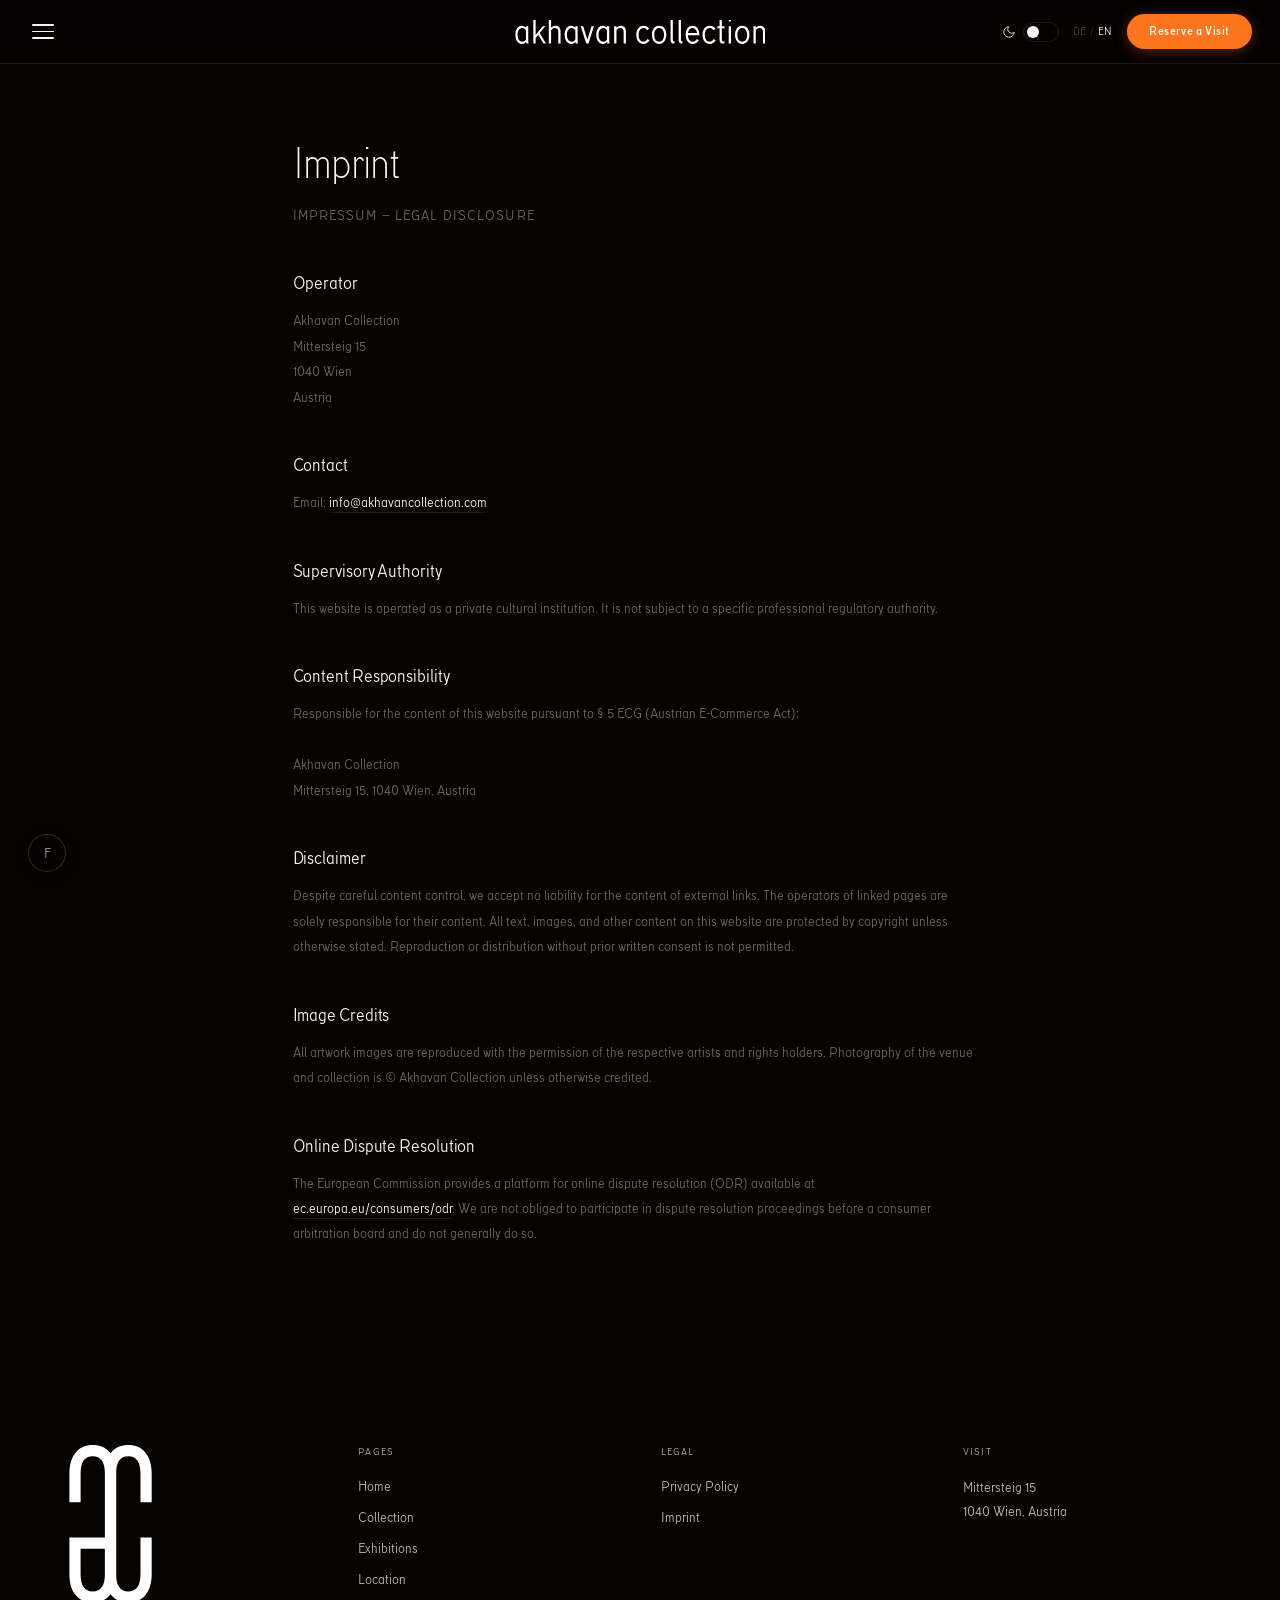
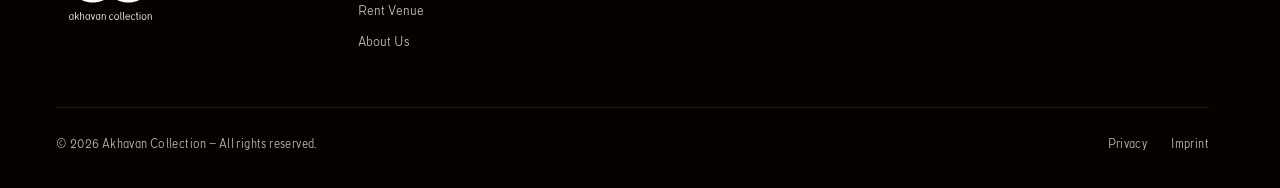
<file: imprint.html>
<!DOCTYPE html>
<html lang="en">
<head>
  <meta charset="UTF-8" />
  <meta name="viewport" content="width=device-width, initial-scale=1.0" />
  <title>Imprint — Akhavan Collection</title>
  <link rel="icon" href="assets/favicon/white.svg" type="image/svg+xml" media="(prefers-color-scheme: dark)" />
  <link rel="icon" href="assets/favicon/black.svg" type="image/svg+xml" media="(prefers-color-scheme: light)" />
  <link rel="stylesheet" href="css/styles.css?v=11" />
</head>
<body>

  <!-- ===== HEADER ===== -->
  <header class="header solid" id="header">
    <div class="header__left">
      <button class="hamburger" id="menuOpen" aria-label="Open menu">
        <span></span><span></span><span></span>
      </button>
    </div>
    <a class="header__logo" href="index.html" aria-label="Collection Akhavan">
      <img class="logo--wordmark" src="assets/logo/wordmark.svg" alt="Collection Akhavan" />
      <img class="logo--icon logo--icon-dark" src="assets/icons/Artboard 17.svg" alt="Collection Akhavan" />
      <img class="logo--icon logo--icon-light" src="assets/icons/Artboard 17 copy.svg" alt="Collection Akhavan" />
    </a>
    <div class="header__right">
      <div class="mode-wrap">
        <span class="mode-icon" id="modeIcon"></span>
        <button class="mode-capsule" id="modeCapsule" aria-label="Toggle day / night mode"></button>
      </div>
      <div class="lang-toggle">
        <button data-lang="de">DE</button>
        <span class="sep">/</span>
        <button data-lang="en" class="active">EN</button>
      </div>
      <button class="nav-reserve" data-reserve>Reserve a Visit</button>
    </div>
  </header>

  <!-- ===== SIDE MENU ===== -->
  <nav class="menu-panel" id="menuPanel">
    <div class="menu-panel__head">
      <a class="menu-panel__logo" href="index.html">
        <img src="assets/icons/Artboard 17.svg" alt="Collection Akhavan" />
      </a>
      <button class="icon-btn" id="menuClose" aria-label="Close menu">
        <svg viewBox="0 0 24 24" width="20" height="20"><line x1="5" y1="5" x2="19" y2="19"/><line x1="19" y1="5" x2="5" y2="19"/></svg>
      </button>
    </div>
    <nav class="menu-nav">
      <a href="index.html">Home</a>
      <a href="collection.html">Collection</a>
      <a href="exhibitions.html">Exhibitions</a>
      <a href="location.html">Location</a>
      <a href="rent-venue.html">Rent Venue</a>
      <a href="about.html">About Us</a>
    </nav>
    <div class="menu-panel__foot">
      <div class="menu-lang-toggle">
        <button data-lang="de">DE</button>
        <span class="sep">/</span>
        <button data-lang="en" class="active">EN</button>
      </div>
      <a href="privacy.html">Privacy Policy</a>
      <a href="imprint.html">Imprint</a>
    </div>
  </nav>

  <!-- ===== RESERVE PANEL ===== -->
  <aside class="reserve-panel" id="reservePanel">
    <div class="reserve-panel__head">
      <span class="reserve-panel__title">Reserve a Visit</span>
      <button class="icon-btn" id="reserveClose" aria-label="Close panel">
        <svg viewBox="0 0 24 24" width="20" height="20"><line x1="5" y1="5" x2="19" y2="19"/><line x1="19" y1="5" x2="5" y2="19"/></svg>
      </button>
    </div>
    <div class="reserve-panel__body">
      <p class="reserve-panel__intro">Visits to Collection Akhavan are by appointment. Select a date and time below — we look forward to welcoming you.</p>
      <div class="cal-wrap">
        <div class="cal-dark" style="width:100%;height:100%;overflow:scroll" id="my-cal-dark"></div>
        <div class="cal-light" style="width:100%;height:100%;overflow:scroll" id="my-cal-light"></div>
      </div>
    </div>
  </aside>

  <div class="overlay" id="overlay"></div>

  <!-- ===== MAIN ===== -->
  <main>
    <div class="text-page">
      <h1>Imprint</h1>
      <p class="text-page__meta">Impressum — Legal Disclosure</p>

      <h2>Operator</h2>
      <p>
        Akhavan Collection<br>
        Mittersteig 15<br>
        1040 Wien<br>
        Austria
      </p>

      <h2>Contact</h2>
      <p>
        Email: <a href="mailto:info@akhavancollection.com">info@akhavancollection.com</a>
      </p>

      <h2>Supervisory Authority</h2>
      <p>
        This website is operated as a private cultural institution. It is not subject to a specific professional regulatory authority.
      </p>

      <h2>Content Responsibility</h2>
      <p>
        Responsible for the content of this website pursuant to § 5 ECG (Austrian E-Commerce Act):<br><br>
        Akhavan Collection<br>
        Mittersteig 15, 1040 Wien, Austria
      </p>

      <h2>Disclaimer</h2>
      <p>
        Despite careful content control, we accept no liability for the content of external links. The operators of linked pages are solely responsible for their content. All text, images, and other content on this website are protected by copyright unless otherwise stated. Reproduction or distribution without prior written consent is not permitted.
      </p>

      <h2>Image Credits</h2>
      <p>
        All artwork images are reproduced with the permission of the respective artists and rights holders. Photography of the venue and collection is © Akhavan Collection unless otherwise credited.
      </p>

      <h2>Online Dispute Resolution</h2>
      <p>
        The European Commission provides a platform for online dispute resolution (ODR) available at <a href="https://ec.europa.eu/consumers/odr" target="_blank" rel="noopener">ec.europa.eu/consumers/odr</a>. We are not obliged to participate in dispute resolution proceedings before a consumer arbitration board and do not generally do so.
      </p>
    </div>
  </main>

  <!-- ===== FOOTER ===== -->
  <footer class="footer">
    <div class="footer__top">
      <div class="footer__brand-col">
        <a class="footer__brand-logo" href="index.html">
          <img class="logo--main" src="assets/logo/mainlogo.svg" alt="Collection Akhavan" />
          <img class="logo--wordmark-footer" src="assets/logo/wordmark.svg" alt="Collection Akhavan" />
        </a>
      </div>
      <div>
        <p class="footer__col-title">Pages</p>
        <ul class="footer__links">
          <li><a href="index.html">Home</a></li>
          <li><a href="collection.html">Collection</a></li>
          <li><a href="exhibitions.html">Exhibitions</a></li>
          <li><a href="location.html">Location</a></li>
          <li><a href="rent-venue.html">Rent Venue</a></li>
          <li><a href="about.html">About Us</a></li>
        </ul>
      </div>
      <div>
        <p class="footer__col-title">Legal</p>
        <ul class="footer__links">
          <li><a href="privacy.html">Privacy Policy</a></li>
          <li><a href="imprint.html">Imprint</a></li>
        </ul>
      </div>
      <div class="footer__contact-col">
        <p class="footer__col-title">Visit</p>
        <a href="location.html" class="footer__address">Mittersteig 15<br>1040 Wien, Austria</a>
      </div>
    </div>
    <div class="footer__bottom">
      <span class="footer__copy">© 2026 Akhavan Collection — All rights reserved.</span>
      <div class="footer__legal">
        <a href="privacy.html">Privacy</a>
        <a href="imprint.html">Imprint</a>
      </div>
    </div>
  </footer>

  <script src="js/main.js"></script>
  <script src="js/feedback.js"></script>
  <script type="text/javascript">
  (function (C, A, L) { let p = function (a, ar) { a.q.push(ar); }; let d = C.document; C.Cal = C.Cal || function () { let cal = C.Cal; let ar = arguments; if (!cal.loaded) { cal.ns = {}; cal.q = cal.q || []; d.head.appendChild(d.createElement("script")).src = A; cal.loaded = true; } if (ar[0] === L) { const api = function () { p(api, arguments); }; const namespace = ar[1]; api.q = api.q || []; if(typeof namespace === "string"){cal.ns[namespace] = cal.ns[namespace] || api;p(cal.ns[namespace], ar);p(cal, ["initNamespace", namespace]);} else p(cal, ar); return;} p(cal, ar); }; })(window, "https://app.cal.com/embed/embed.js", "init");
  Cal.config = Cal.config || {};
  Cal.config.forwardQueryParams = true;

  /* Night mode embed */
  Cal("init", "cal-dark", {origin:"https://app.cal.com"});
  Cal.ns["cal-dark"]("inline", {
    elementOrSelector:"#my-cal-dark",
    config: {"layout":"month_view","theme":"dark","useSlotsViewOnSmallScreen":"true"},
    calLink: "designography-support-48tu6f/visit-akhavan-collection",
  });
  Cal.ns["cal-dark"]("ui", {"theme":"dark","cssVarsPerTheme":{"dark":{"cal-brand":"#f4f4f4","cal-brand-emphasis":"#ffffff","cal-text":"#f4f4f4","cal-bg":"#050200","cal-bg-emphasis":"#050200","cal-border":"rgba(244,244,244,0.1)"}},"hideEventTypeDetails":false,"layout":"month_view"});

  /* Day mode embed */
  Cal("init", "cal-light", {origin:"https://app.cal.com"});
  Cal.ns["cal-light"]("inline", {
    elementOrSelector:"#my-cal-light",
    config: {"layout":"month_view","theme":"light","useSlotsViewOnSmallScreen":"true"},
    calLink: "designography-support-48tu6f/visit-akhavan-collection",
  });
  Cal.ns["cal-light"]("ui", {"theme":"light","cssVarsPerTheme":{"light":{"cal-brand":"#050200","cal-brand-emphasis":"#000000","cal-text":"#050200","cal-bg":"#f4f4f4","cal-bg-emphasis":"#e8e8e8","cal-border":"rgba(5,2,0,0.1)"}},"hideEventTypeDetails":false,"layout":"month_view"});
  </script>
  <button class="reserve-float" data-reserve aria-label="Reserve a Visit">Reserve a Visit</button>
</body>
</html>
</file>
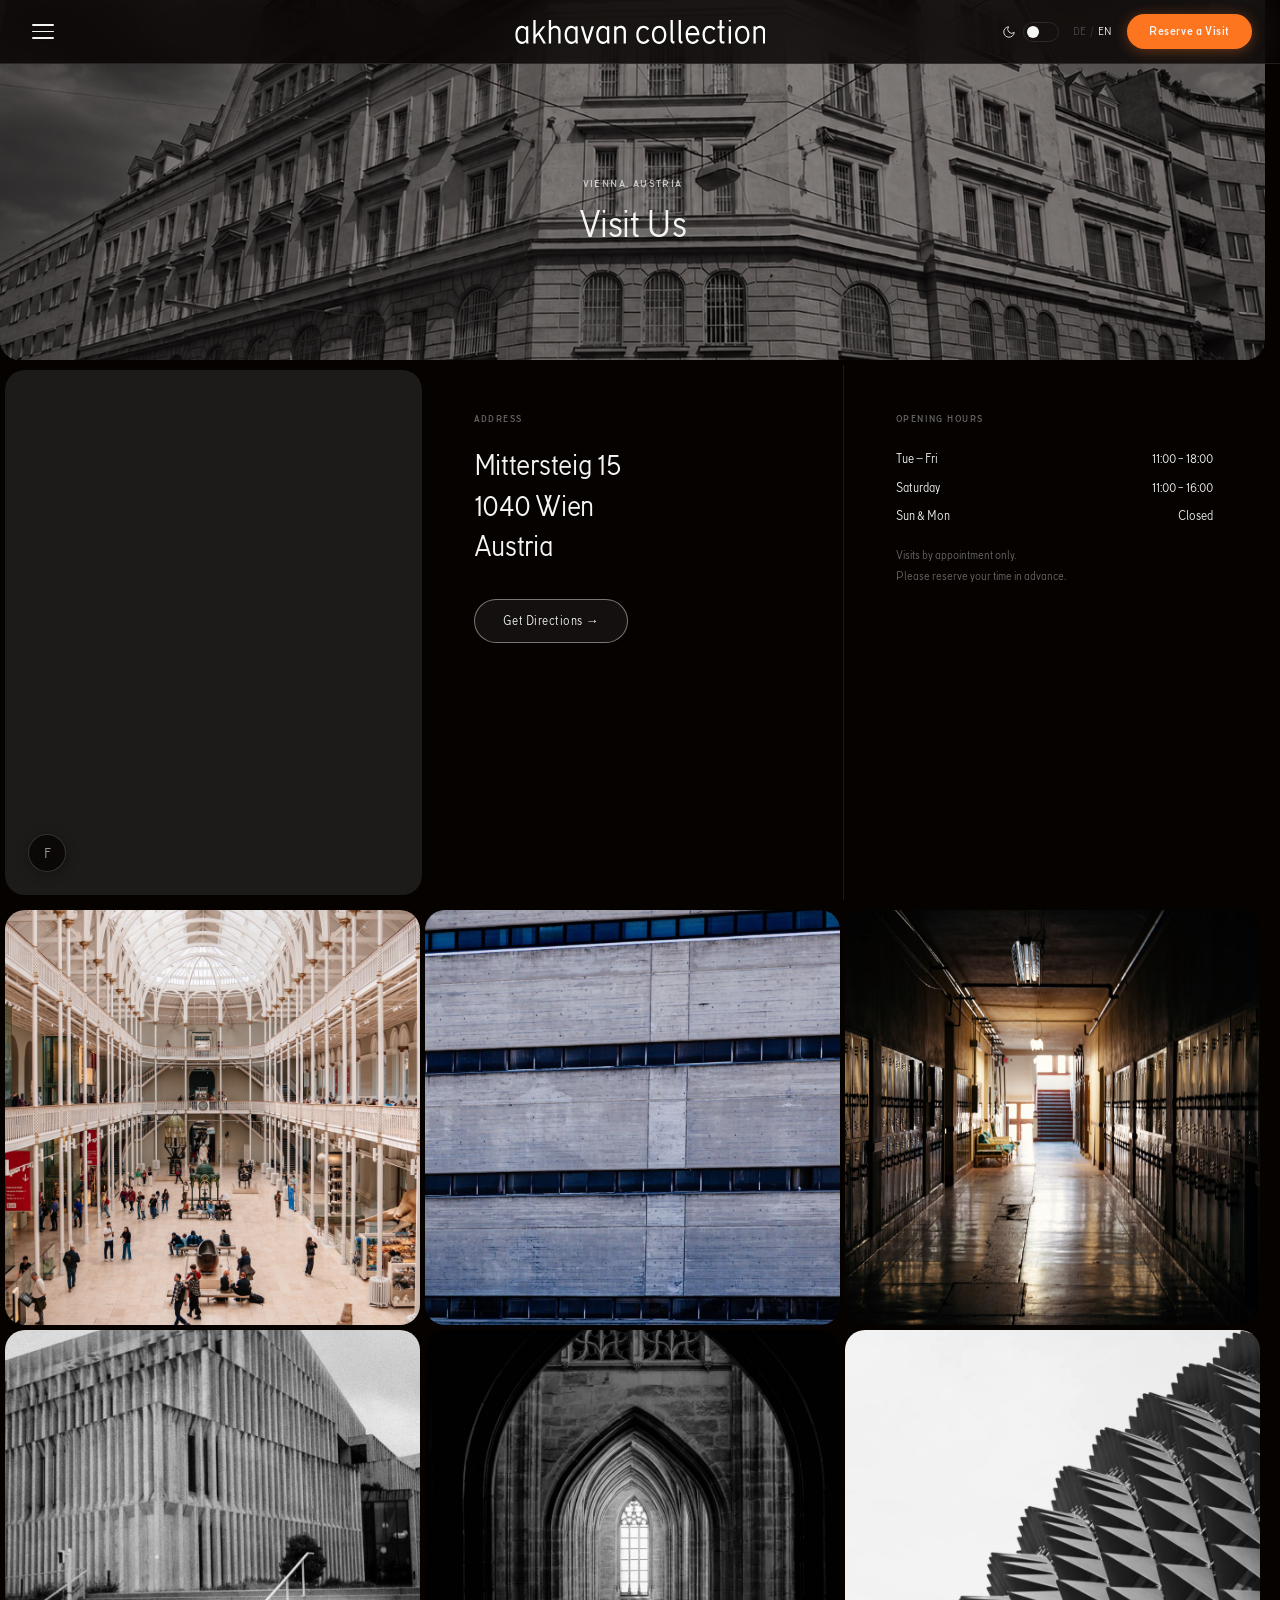
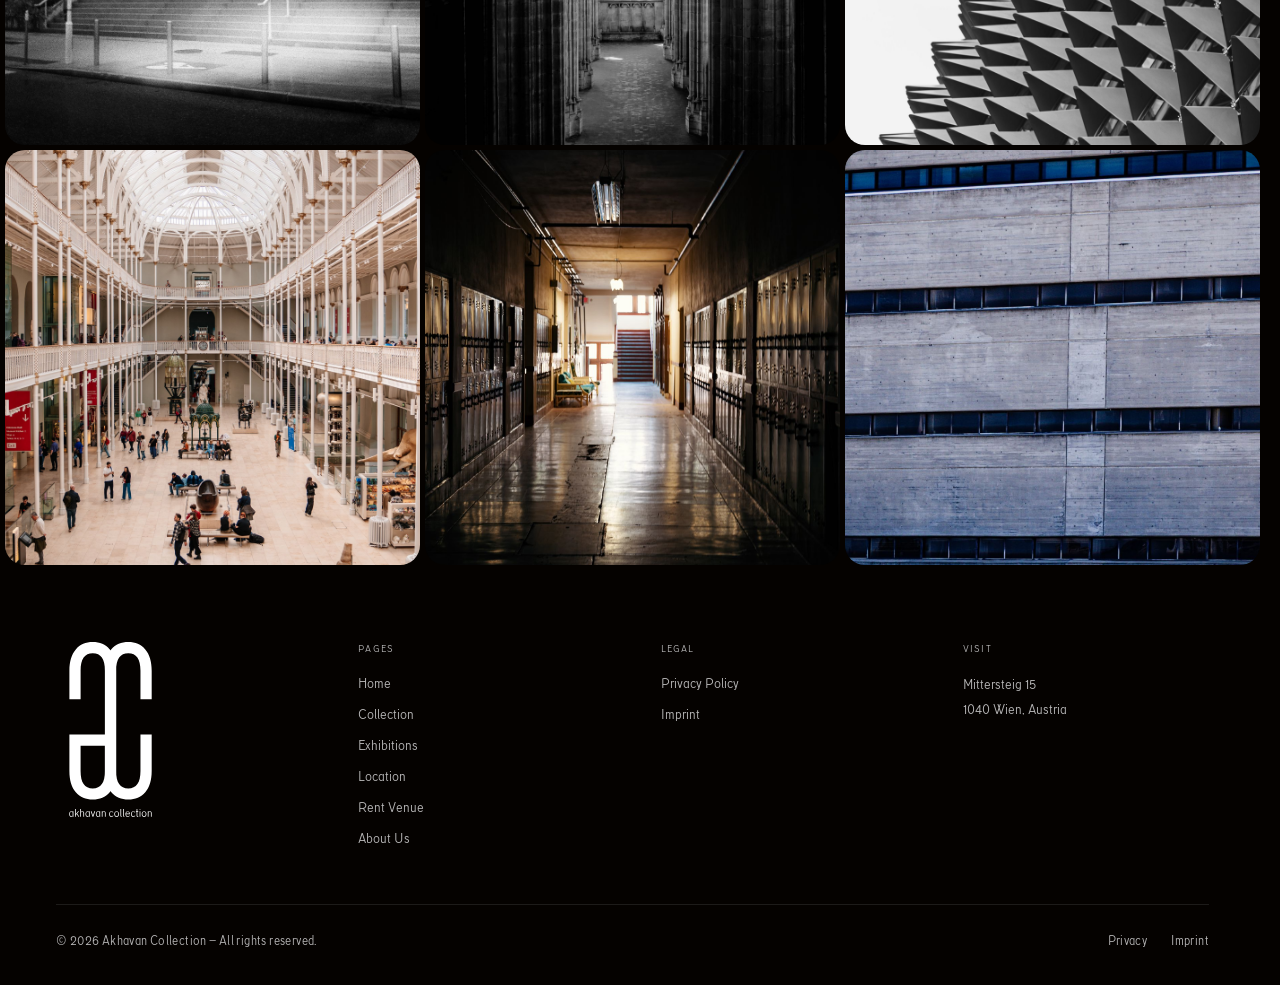
<file: location.html>
<!DOCTYPE html>
<html lang="en">
<head>
  <meta charset="UTF-8" />
  <meta name="viewport" content="width=device-width, initial-scale=1.0" />
  <title>Location — Akhavan Collection</title>
  <link rel="icon" href="assets/favicon/white.svg" type="image/svg+xml" media="(prefers-color-scheme: dark)" />
  <link rel="icon" href="assets/favicon/black.svg" type="image/svg+xml" media="(prefers-color-scheme: light)" />
  <link rel="stylesheet" href="css/styles.css?v=12" />
</head>
<body>

  <!-- ===== HEADER ===== -->
  <header class="header solid" id="header">
    <div class="header__left">
      <button class="hamburger" id="menuOpen" aria-label="Open menu">
        <span></span><span></span><span></span>
      </button>
    </div>
    <a class="header__logo" href="index.html" aria-label="Collection Akhavan">
      <img class="logo--wordmark" src="assets/logo/wordmark.svg" alt="Collection Akhavan" />
      <img class="logo--icon logo--icon-dark" src="assets/icons/Artboard 17.svg" alt="Collection Akhavan" />
      <img class="logo--icon logo--icon-light" src="assets/icons/Artboard 17 copy.svg" alt="Collection Akhavan" />
    </a>
    <div class="header__right">
      <div class="mode-wrap">
        <span class="mode-icon" id="modeIcon"></span>
        <button class="mode-capsule" id="modeCapsule" aria-label="Toggle day / night mode"></button>
      </div>
      <div class="lang-toggle">
        <button data-lang="de">DE</button>
        <span class="sep">/</span>
        <button data-lang="en" class="active">EN</button>
      </div>
      <button class="nav-reserve" data-reserve>Reserve a Visit</button>
    </div>
  </header>

  <!-- ===== SIDE MENU ===== -->
  <nav class="menu-panel" id="menuPanel">
    <div class="menu-panel__head">
      <a class="menu-panel__logo" href="index.html">
        <img src="assets/icons/Artboard 17.svg" alt="Collection Akhavan" />
      </a>
      <button class="icon-btn" id="menuClose" aria-label="Close menu">
        <svg viewBox="0 0 24 24" width="20" height="20"><line x1="5" y1="5" x2="19" y2="19"/><line x1="19" y1="5" x2="5" y2="19"/></svg>
      </button>
    </div>
    <nav class="menu-nav">
      <a href="index.html">Home</a>
      <a href="collection.html">Collection</a>
      <a href="exhibitions.html">Exhibitions</a>
      <a href="location.html">Location</a>
      <a href="rent-venue.html">Rent Venue</a>
      <a href="about.html">About Us</a>
    </nav>
    <div class="menu-panel__foot">
      <div class="menu-lang-toggle">
        <button data-lang="de">DE</button>
        <span class="sep">/</span>
        <button data-lang="en" class="active">EN</button>
      </div>
      <a href="privacy.html">Privacy Policy</a>
      <a href="imprint.html">Imprint</a>
    </div>
  </nav>

  <!-- ===== RESERVE PANEL ===== -->
  <aside class="reserve-panel" id="reservePanel">
    <div class="reserve-panel__head">
      <span class="reserve-panel__title">Reserve a Visit</span>
      <button class="icon-btn" id="reserveClose" aria-label="Close panel">
        <svg viewBox="0 0 24 24" width="20" height="20"><line x1="5" y1="5" x2="19" y2="19"/><line x1="19" y1="5" x2="5" y2="19"/></svg>
      </button>
    </div>
    <div class="reserve-panel__body">
      <p class="reserve-panel__intro">Visits to Collection Akhavan are by appointment. Select a date and time below — we look forward to welcoming you.</p>
      <div class="cal-wrap">
        <div class="cal-dark" style="width:100%;height:100%;overflow:scroll" id="my-cal-dark"></div>
        <div class="cal-light" style="width:100%;height:100%;overflow:scroll" id="my-cal-light"></div>
      </div>
    </div>
  </aside>

  <div class="overlay" id="overlay"></div>

  <!-- ===== MAIN ===== -->
  <main>

    <!-- LOCATION COVER -->
    <section class="loc-cover">
      <img src="assets/images/location/locationcover.png" alt="Akhavan Collection — Vienna" />
      <div class="loc-cover__caption">
        <p class="loc-cover__label">Vienna, Austria</p>
        <h1 class="loc-cover__title">Visit Us</h1>
      </div>
    </section>

    <!-- Map + Address — full bleed, map covers left half -->
    <div class="location-main reveal">

      <div class="location-map-box">
        <iframe
          src="https://maps.google.com/maps?q=Mittersteig+15,+1040+Wien,+Austria&t=&z=17&ie=UTF8&iwloc=&output=embed"
          allowfullscreen=""
          loading="lazy"
          referrerpolicy="no-referrer-when-downgrade"
          title="Collection Akhavan on Google Maps">
        </iframe>
      </div>

      <div class="location-info">
        <div class="location-info__split">

          <div class="location-info__col">
            <p class="location-info__label">Address</p>
            <p class="location-info__address">
              Mittersteig 15<br>
              1040 Wien<br>
              Austria
            </p>
            <div class="location-info__dir">
              <a
                href="https://www.google.com/maps/dir/?api=1&destination=Mittersteig+15,+1040+Wien,+Austria"
                target="_blank"
                rel="noopener noreferrer"
                class="btn btn--ghost"
              >
                Get Directions &rarr;
              </a>
            </div>
          </div>

          <div class="location-info__vdivider"></div>

          <div class="location-info__col">
            <p class="location-info__label">Opening Hours</p>
            <div class="location-info__hours">
              <div class="location-info__hours-row"><span>Tue — Fri</span><span>11:00 – 18:00</span></div>
              <div class="location-info__hours-row"><span>Saturday</span><span>11:00 – 16:00</span></div>
              <div class="location-info__hours-row"><span>Sun &amp; Mon</span><span>Closed</span></div>
            </div>
            <p class="location-info__note">Visits by appointment only.<br>Please reserve your time in advance.</p>
          </div>

        </div>
      </div>

    </div>

    <!-- Venue Photos — 9-picture collection-style grid -->
    <section class="collection-grid loc-photo-grid">
      <div class="collection-item reveal"><img src="assets/images/location/interior-01.jpg" alt="Akhavan interior" /></div>
      <div class="collection-item reveal"><img src="assets/images/location/exterior-01.jpg" alt="Akhavan exterior" /></div>
      <div class="collection-item reveal"><img src="assets/images/location/interior-02.jpg" alt="Akhavan interior" /></div>
      <div class="collection-item reveal"><img src="assets/images/location/exterior-02.jpg" alt="Akhavan exterior" /></div>
      <div class="collection-item reveal"><img src="assets/images/location/interior-03.jpg" alt="Akhavan interior" /></div>
      <div class="collection-item reveal"><img src="assets/images/location/exterior-03.jpg" alt="Akhavan exterior" /></div>
      <div class="collection-item reveal"><img src="assets/images/location/interior-01.jpg" alt="Akhavan interior" /></div>
      <div class="collection-item reveal"><img src="assets/images/location/interior-02.jpg" alt="Akhavan interior" /></div>
      <div class="collection-item reveal"><img src="assets/images/location/exterior-01.jpg" alt="Akhavan exterior" /></div>
    </section>

  </main>

  <!-- ===== FOOTER ===== -->
  <footer class="footer">
    <div class="footer__top">
      <div class="footer__brand-col">
        <a class="footer__brand-logo" href="index.html">
          <img class="logo--main" src="assets/logo/mainlogo.svg" alt="Collection Akhavan" />
          <img class="logo--wordmark-footer" src="assets/logo/wordmark.svg" alt="Collection Akhavan" />
        </a>
      </div>
      <div>
        <p class="footer__col-title">Pages</p>
        <ul class="footer__links">
          <li><a href="index.html">Home</a></li>
          <li><a href="collection.html">Collection</a></li>
          <li><a href="exhibitions.html">Exhibitions</a></li>
          <li><a href="location.html">Location</a></li>
          <li><a href="rent-venue.html">Rent Venue</a></li>
          <li><a href="about.html">About Us</a></li>
        </ul>
      </div>
      <div>
        <p class="footer__col-title">Legal</p>
        <ul class="footer__links">
          <li><a href="privacy.html">Privacy Policy</a></li>
          <li><a href="imprint.html">Imprint</a></li>
        </ul>
      </div>
      <div class="footer__contact-col">
        <p class="footer__col-title">Visit</p>
        <a href="location.html" class="footer__address">Mittersteig 15<br>1040 Wien, Austria</a>
      </div>
    </div>
    <div class="footer__bottom">
      <span class="footer__copy">© 2026 Akhavan Collection — All rights reserved.</span>
      <div class="footer__legal">
        <a href="privacy.html">Privacy</a>
        <a href="imprint.html">Imprint</a>
      </div>
    </div>
  </footer>

  <script src="js/main.js"></script>
  <script src="js/feedback.js"></script>
  <script type="text/javascript">
  (function (C, A, L) { let p = function (a, ar) { a.q.push(ar); }; let d = C.document; C.Cal = C.Cal || function () { let cal = C.Cal; let ar = arguments; if (!cal.loaded) { cal.ns = {}; cal.q = cal.q || []; d.head.appendChild(d.createElement("script")).src = A; cal.loaded = true; } if (ar[0] === L) { const api = function () { p(api, arguments); }; const namespace = ar[1]; api.q = api.q || []; if(typeof namespace === "string"){cal.ns[namespace] = cal.ns[namespace] || api;p(cal.ns[namespace], ar);p(cal, ["initNamespace", namespace]);} else p(cal, ar); return;} p(cal, ar); }; })(window, "https://app.cal.com/embed/embed.js", "init");
  Cal.config = Cal.config || {};
  Cal.config.forwardQueryParams = true;

  /* Night mode embed */
  Cal("init", "cal-dark", {origin:"https://app.cal.com"});
  Cal.ns["cal-dark"]("inline", {
    elementOrSelector:"#my-cal-dark",
    config: {"layout":"month_view","theme":"dark","useSlotsViewOnSmallScreen":"true"},
    calLink: "designography-support-48tu6f/visit-akhavan-collection",
  });
  Cal.ns["cal-dark"]("ui", {"theme":"dark","cssVarsPerTheme":{"dark":{"cal-brand":"#f4f4f4","cal-brand-emphasis":"#ffffff","cal-text":"#f4f4f4","cal-bg":"#050200","cal-bg-emphasis":"#050200","cal-border":"rgba(244,244,244,0.1)"}},"hideEventTypeDetails":false,"layout":"month_view"});

  /* Day mode embed */
  Cal("init", "cal-light", {origin:"https://app.cal.com"});
  Cal.ns["cal-light"]("inline", {
    elementOrSelector:"#my-cal-light",
    config: {"layout":"month_view","theme":"light","useSlotsViewOnSmallScreen":"true"},
    calLink: "designography-support-48tu6f/visit-akhavan-collection",
  });
  Cal.ns["cal-light"]("ui", {"theme":"light","cssVarsPerTheme":{"light":{"cal-brand":"#050200","cal-brand-emphasis":"#000000","cal-text":"#050200","cal-bg":"#f4f4f4","cal-bg-emphasis":"#e8e8e8","cal-border":"rgba(5,2,0,0.1)"}},"hideEventTypeDetails":false,"layout":"month_view"});
  </script>
  <button class="reserve-float" data-reserve aria-label="Reserve a Visit">Reserve a Visit</button>
</body>
</html>
</file>
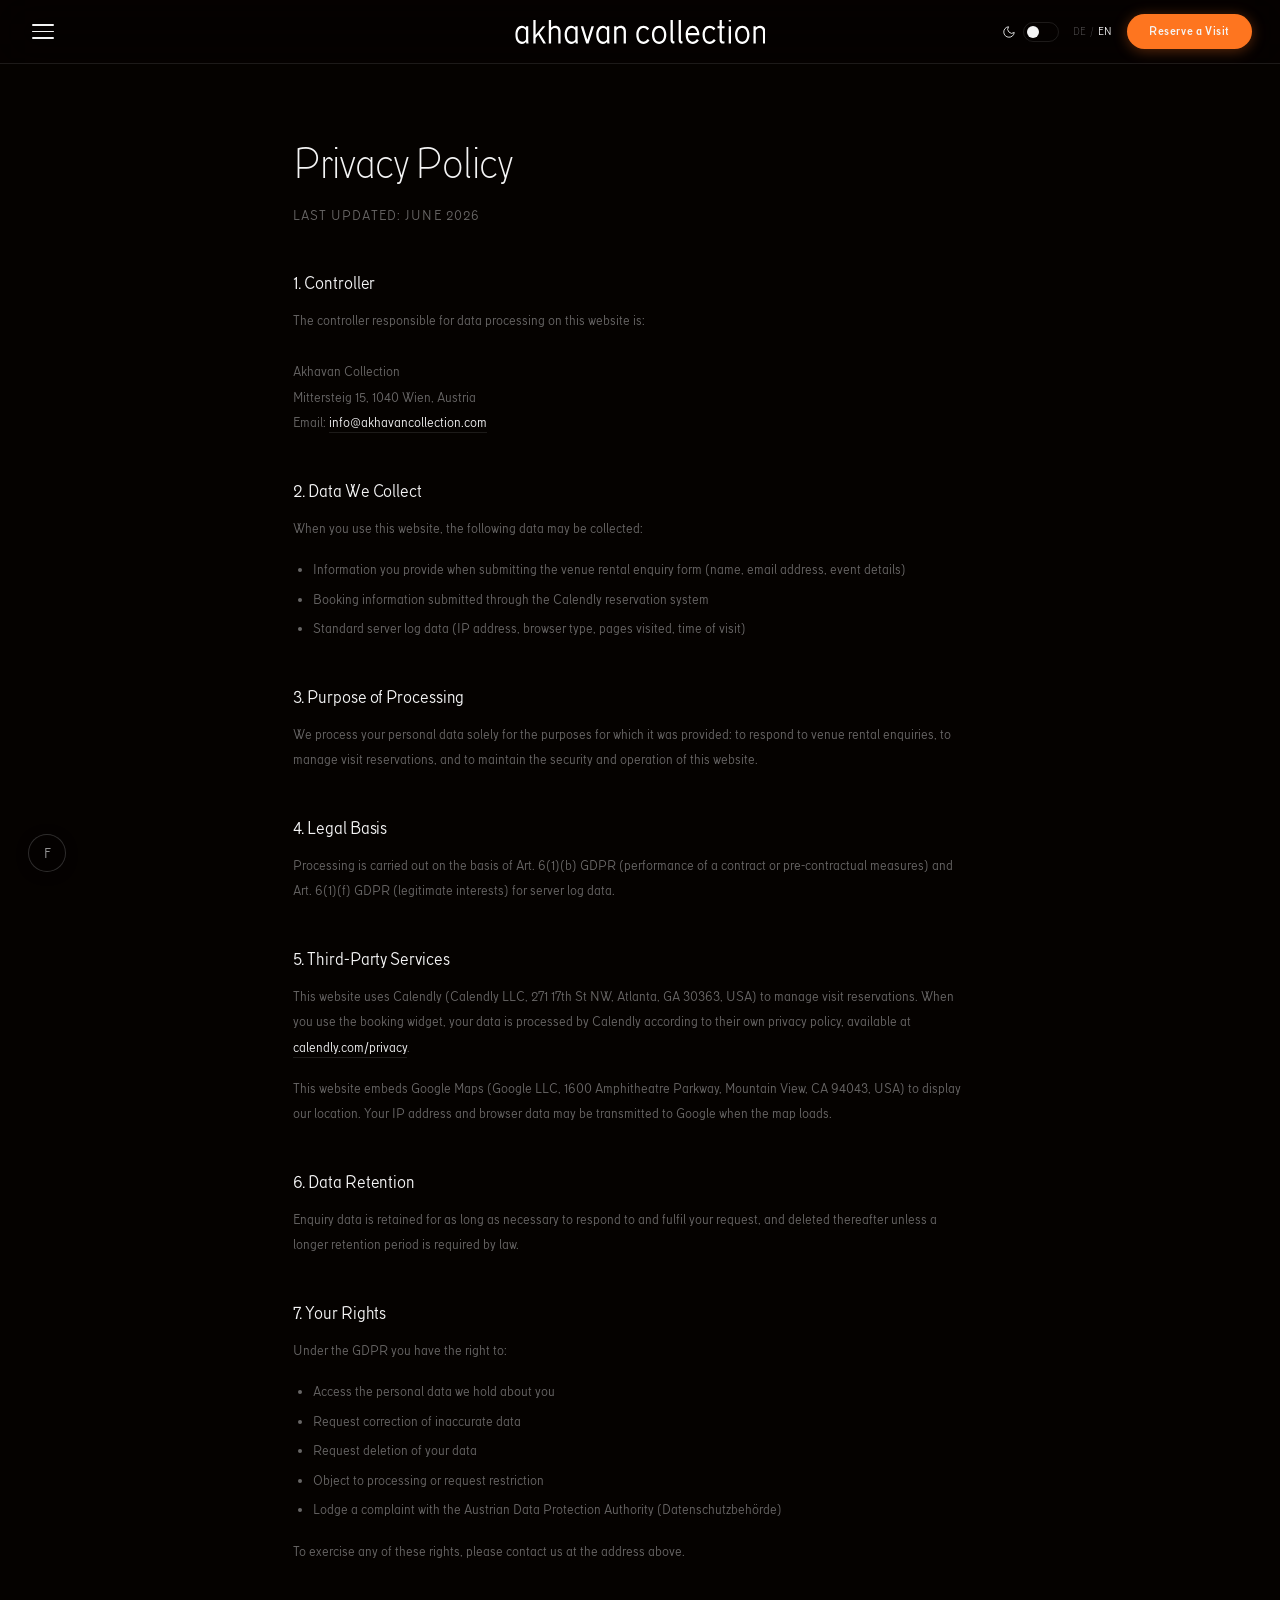
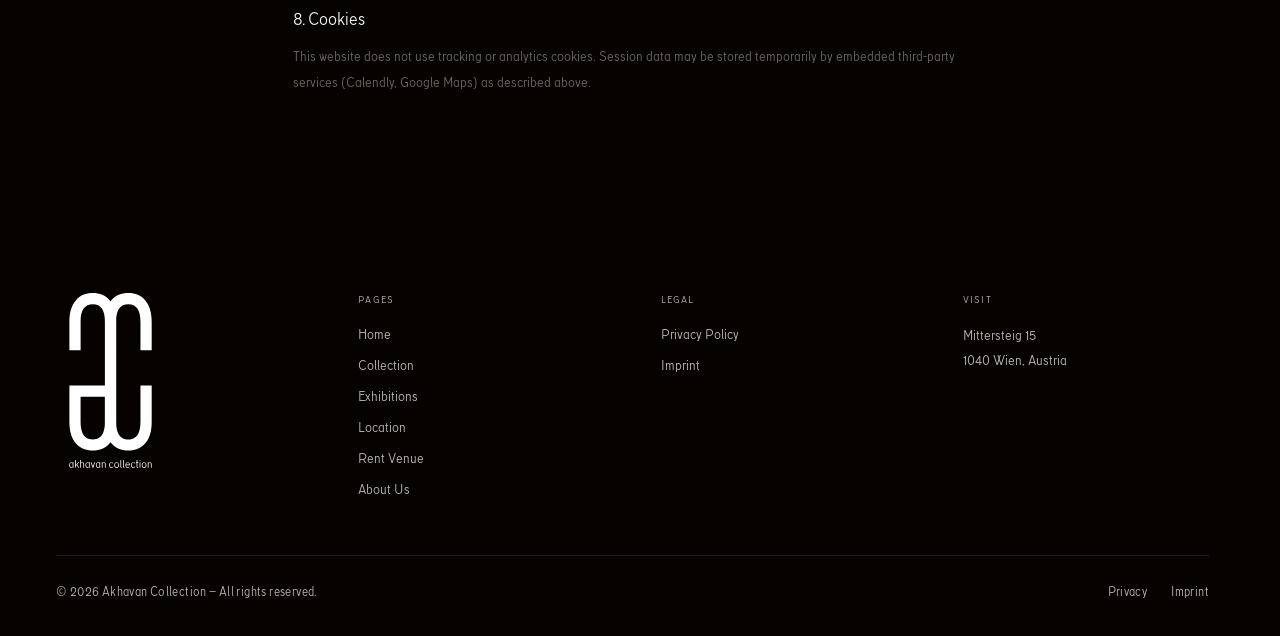
<file: privacy.html>
<!DOCTYPE html>
<html lang="en">
<head>
  <meta charset="UTF-8" />
  <meta name="viewport" content="width=device-width, initial-scale=1.0" />
  <title>Privacy Policy — Akhavan Collection</title>
  <link rel="icon" href="assets/favicon/white.svg" type="image/svg+xml" media="(prefers-color-scheme: dark)" />
  <link rel="icon" href="assets/favicon/black.svg" type="image/svg+xml" media="(prefers-color-scheme: light)" />
  <link rel="stylesheet" href="css/styles.css?v=11" />
</head>
<body>

  <!-- ===== HEADER ===== -->
  <header class="header solid" id="header">
    <div class="header__left">
      <button class="hamburger" id="menuOpen" aria-label="Open menu">
        <span></span><span></span><span></span>
      </button>
    </div>
    <a class="header__logo" href="index.html" aria-label="Collection Akhavan">
      <img class="logo--wordmark" src="assets/logo/wordmark.svg" alt="Collection Akhavan" />
      <img class="logo--icon logo--icon-dark" src="assets/icons/Artboard 17.svg" alt="Collection Akhavan" />
      <img class="logo--icon logo--icon-light" src="assets/icons/Artboard 17 copy.svg" alt="Collection Akhavan" />
    </a>
    <div class="header__right">
      <div class="mode-wrap">
        <span class="mode-icon" id="modeIcon"></span>
        <button class="mode-capsule" id="modeCapsule" aria-label="Toggle day / night mode"></button>
      </div>
      <div class="lang-toggle">
        <button data-lang="de">DE</button>
        <span class="sep">/</span>
        <button data-lang="en" class="active">EN</button>
      </div>
      <button class="nav-reserve" data-reserve>Reserve a Visit</button>
    </div>
  </header>

  <!-- ===== SIDE MENU ===== -->
  <nav class="menu-panel" id="menuPanel">
    <div class="menu-panel__head">
      <a class="menu-panel__logo" href="index.html">
        <img src="assets/icons/Artboard 17.svg" alt="Collection Akhavan" />
      </a>
      <button class="icon-btn" id="menuClose" aria-label="Close menu">
        <svg viewBox="0 0 24 24" width="20" height="20"><line x1="5" y1="5" x2="19" y2="19"/><line x1="19" y1="5" x2="5" y2="19"/></svg>
      </button>
    </div>
    <nav class="menu-nav">
      <a href="index.html">Home</a>
      <a href="collection.html">Collection</a>
      <a href="exhibitions.html">Exhibitions</a>
      <a href="location.html">Location</a>
      <a href="rent-venue.html">Rent Venue</a>
      <a href="about.html">About Us</a>
    </nav>
    <div class="menu-panel__foot">
      <div class="menu-lang-toggle">
        <button data-lang="de">DE</button>
        <span class="sep">/</span>
        <button data-lang="en" class="active">EN</button>
      </div>
      <a href="privacy.html">Privacy Policy</a>
      <a href="imprint.html">Imprint</a>
    </div>
  </nav>

  <!-- ===== RESERVE PANEL ===== -->
  <aside class="reserve-panel" id="reservePanel">
    <div class="reserve-panel__head">
      <span class="reserve-panel__title">Reserve a Visit</span>
      <button class="icon-btn" id="reserveClose" aria-label="Close panel">
        <svg viewBox="0 0 24 24" width="20" height="20"><line x1="5" y1="5" x2="19" y2="19"/><line x1="19" y1="5" x2="5" y2="19"/></svg>
      </button>
    </div>
    <div class="reserve-panel__body">
      <p class="reserve-panel__intro">Visits to Collection Akhavan are by appointment. Select a date and time below — we look forward to welcoming you.</p>
      <div class="cal-wrap">
        <div class="cal-dark" style="width:100%;height:100%;overflow:scroll" id="my-cal-dark"></div>
        <div class="cal-light" style="width:100%;height:100%;overflow:scroll" id="my-cal-light"></div>
      </div>
    </div>
  </aside>

  <div class="overlay" id="overlay"></div>

  <!-- ===== MAIN ===== -->
  <main>
    <div class="text-page">
      <h1>Privacy Policy</h1>
      <p class="text-page__meta">Last updated: June 2026</p>

      <h2>1. Controller</h2>
      <p>
        The controller responsible for data processing on this website is:<br><br>
        Akhavan Collection<br>
        Mittersteig 15, 1040 Wien, Austria<br>
        Email: <a href="mailto:info@akahvancollection.com">info@akhavancollection.com</a>
      </p>

      <h2>2. Data We Collect</h2>
      <p>When you use this website, the following data may be collected:</p>
      <ul>
        <li>Information you provide when submitting the venue rental enquiry form (name, email address, event details)</li>
        <li>Booking information submitted through the Calendly reservation system</li>
        <li>Standard server log data (IP address, browser type, pages visited, time of visit)</li>
      </ul>

      <h2>3. Purpose of Processing</h2>
      <p>
        We process your personal data solely for the purposes for which it was provided: to respond to venue rental enquiries, to manage visit reservations, and to maintain the security and operation of this website.
      </p>

      <h2>4. Legal Basis</h2>
      <p>
        Processing is carried out on the basis of Art. 6(1)(b) GDPR (performance of a contract or pre-contractual measures) and Art. 6(1)(f) GDPR (legitimate interests) for server log data.
      </p>

      <h2>5. Third-Party Services</h2>
      <p>
        This website uses Calendly (Calendly LLC, 271 17th St NW, Atlanta, GA 30363, USA) to manage visit reservations. When you use the booking widget, your data is processed by Calendly according to their own privacy policy, available at <a href="https://calendly.com/privacy" target="_blank" rel="noopener">calendly.com/privacy</a>.
      </p>
      <p>
        This website embeds Google Maps (Google LLC, 1600 Amphitheatre Parkway, Mountain View, CA 94043, USA) to display our location. Your IP address and browser data may be transmitted to Google when the map loads.
      </p>

      <h2>6. Data Retention</h2>
      <p>
        Enquiry data is retained for as long as necessary to respond to and fulfil your request, and deleted thereafter unless a longer retention period is required by law.
      </p>

      <h2>7. Your Rights</h2>
      <p>Under the GDPR you have the right to:</p>
      <ul>
        <li>Access the personal data we hold about you</li>
        <li>Request correction of inaccurate data</li>
        <li>Request deletion of your data</li>
        <li>Object to processing or request restriction</li>
        <li>Lodge a complaint with the Austrian Data Protection Authority (Datenschutzbehörde)</li>
      </ul>
      <p>To exercise any of these rights, please contact us at the address above.</p>

      <h2>8. Cookies</h2>
      <p>
        This website does not use tracking or analytics cookies. Session data may be stored temporarily by embedded third-party services (Calendly, Google Maps) as described above.
      </p>
    </div>
  </main>

  <!-- ===== FOOTER ===== -->
  <footer class="footer">
    <div class="footer__top">
      <div class="footer__brand-col">
        <a class="footer__brand-logo" href="index.html">
          <img class="logo--main" src="assets/logo/mainlogo.svg" alt="Collection Akhavan" />
          <img class="logo--wordmark-footer" src="assets/logo/wordmark.svg" alt="Collection Akhavan" />
        </a>
      </div>
      <div>
        <p class="footer__col-title">Pages</p>
        <ul class="footer__links">
          <li><a href="index.html">Home</a></li>
          <li><a href="collection.html">Collection</a></li>
          <li><a href="exhibitions.html">Exhibitions</a></li>
          <li><a href="location.html">Location</a></li>
          <li><a href="rent-venue.html">Rent Venue</a></li>
          <li><a href="about.html">About Us</a></li>
        </ul>
      </div>
      <div>
        <p class="footer__col-title">Legal</p>
        <ul class="footer__links">
          <li><a href="privacy.html">Privacy Policy</a></li>
          <li><a href="imprint.html">Imprint</a></li>
        </ul>
      </div>
      <div class="footer__contact-col">
        <p class="footer__col-title">Visit</p>
        <a href="location.html" class="footer__address">Mittersteig 15<br>1040 Wien, Austria</a>
      </div>
    </div>
    <div class="footer__bottom">
      <span class="footer__copy">© 2026 Akhavan Collection — All rights reserved.</span>
      <div class="footer__legal">
        <a href="privacy.html">Privacy</a>
        <a href="imprint.html">Imprint</a>
      </div>
    </div>
  </footer>

  <script src="js/main.js"></script>
  <script src="js/feedback.js"></script>
  <script type="text/javascript">
  (function (C, A, L) { let p = function (a, ar) { a.q.push(ar); }; let d = C.document; C.Cal = C.Cal || function () { let cal = C.Cal; let ar = arguments; if (!cal.loaded) { cal.ns = {}; cal.q = cal.q || []; d.head.appendChild(d.createElement("script")).src = A; cal.loaded = true; } if (ar[0] === L) { const api = function () { p(api, arguments); }; const namespace = ar[1]; api.q = api.q || []; if(typeof namespace === "string"){cal.ns[namespace] = cal.ns[namespace] || api;p(cal.ns[namespace], ar);p(cal, ["initNamespace", namespace]);} else p(cal, ar); return;} p(cal, ar); }; })(window, "https://app.cal.com/embed/embed.js", "init");
  Cal.config = Cal.config || {};
  Cal.config.forwardQueryParams = true;

  /* Night mode embed */
  Cal("init", "cal-dark", {origin:"https://app.cal.com"});
  Cal.ns["cal-dark"]("inline", {
    elementOrSelector:"#my-cal-dark",
    config: {"layout":"month_view","theme":"dark","useSlotsViewOnSmallScreen":"true"},
    calLink: "designography-support-48tu6f/visit-akhavan-collection",
  });
  Cal.ns["cal-dark"]("ui", {"theme":"dark","cssVarsPerTheme":{"dark":{"cal-brand":"#f4f4f4","cal-brand-emphasis":"#ffffff","cal-text":"#f4f4f4","cal-bg":"#050200","cal-bg-emphasis":"#050200","cal-border":"rgba(244,244,244,0.1)"}},"hideEventTypeDetails":false,"layout":"month_view"});

  /* Day mode embed */
  Cal("init", "cal-light", {origin:"https://app.cal.com"});
  Cal.ns["cal-light"]("inline", {
    elementOrSelector:"#my-cal-light",
    config: {"layout":"month_view","theme":"light","useSlotsViewOnSmallScreen":"true"},
    calLink: "designography-support-48tu6f/visit-akhavan-collection",
  });
  Cal.ns["cal-light"]("ui", {"theme":"light","cssVarsPerTheme":{"light":{"cal-brand":"#050200","cal-brand-emphasis":"#000000","cal-text":"#050200","cal-bg":"#f4f4f4","cal-bg-emphasis":"#e8e8e8","cal-border":"rgba(5,2,0,0.1)"}},"hideEventTypeDetails":false,"layout":"month_view"});
  </script>
  <button class="reserve-float" data-reserve aria-label="Reserve a Visit">Reserve a Visit</button>
</body>
</html>
</file>
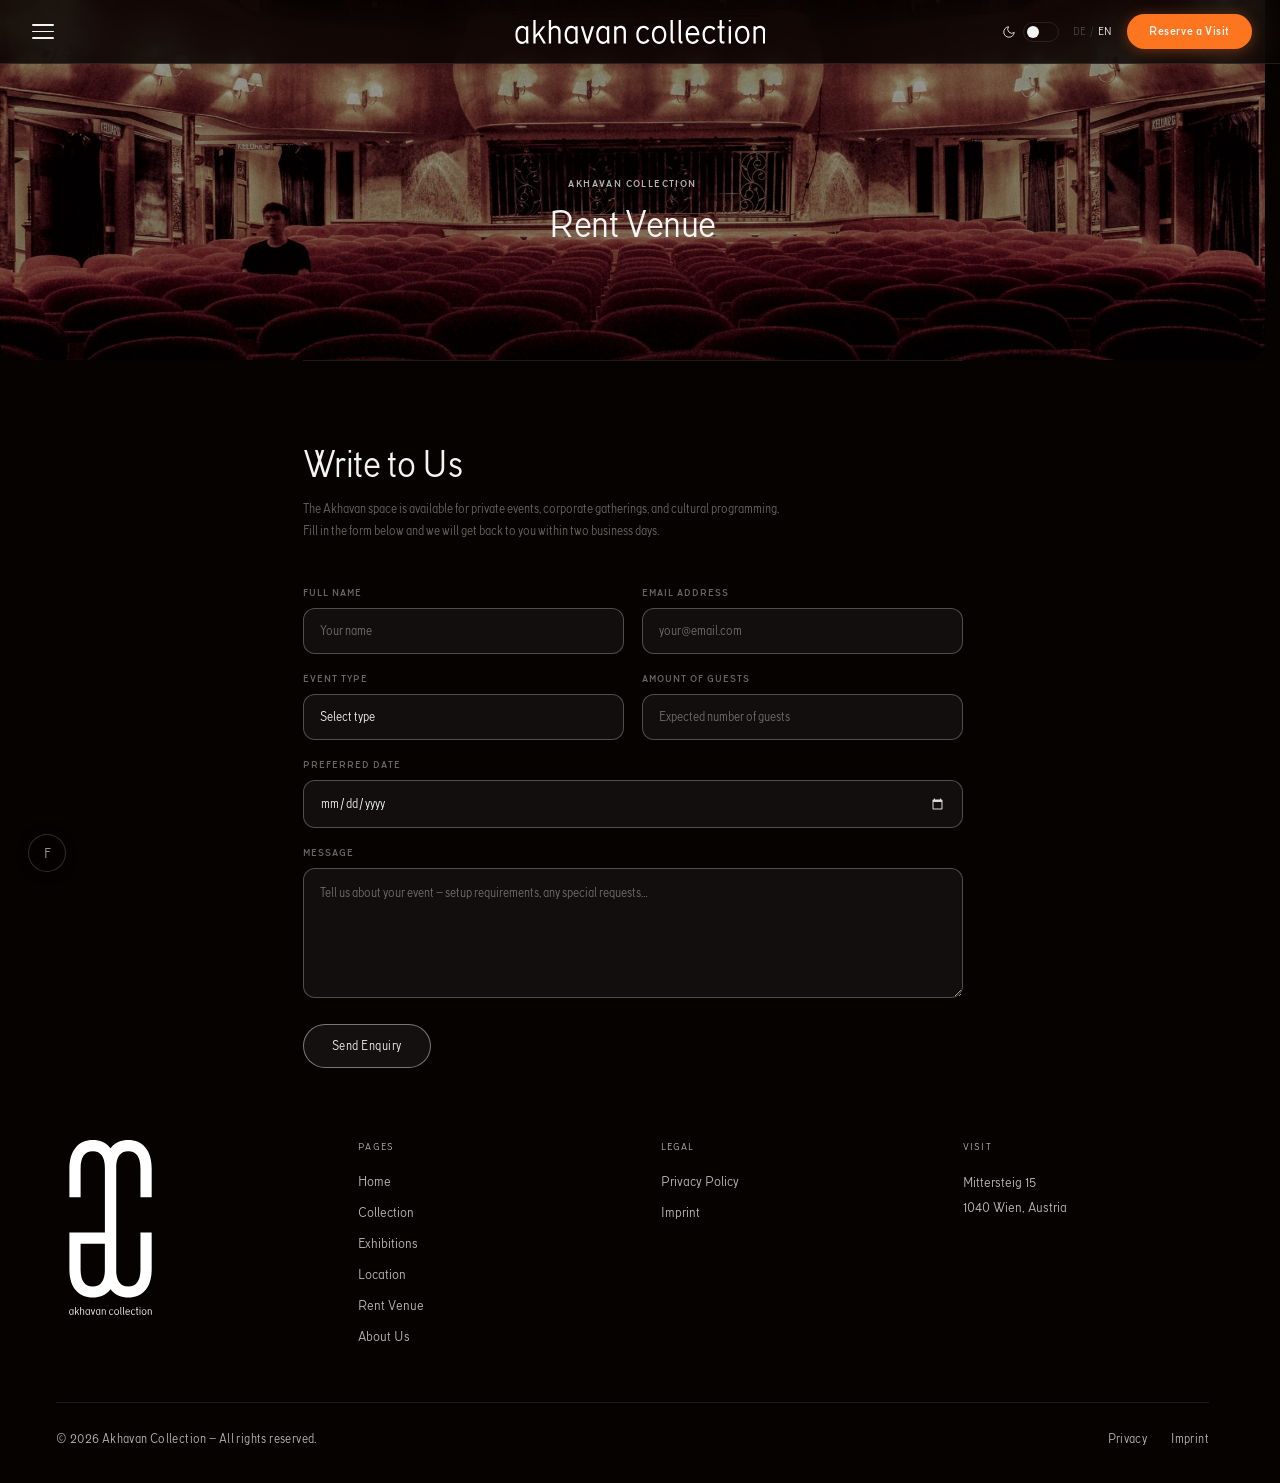
<file: rent-venue.html>
<!DOCTYPE html>
<html lang="en">
<head>
  <meta charset="UTF-8" />
  <meta name="viewport" content="width=device-width, initial-scale=1.0" />
  <title>Rent Venue — Akhavan Collection</title>
  <link rel="icon" href="assets/favicon/white.svg" type="image/svg+xml" media="(prefers-color-scheme: dark)" />
  <link rel="icon" href="assets/favicon/black.svg" type="image/svg+xml" media="(prefers-color-scheme: light)" />
  <link rel="stylesheet" href="css/styles.css?v=11" />
</head>
<body>

  <!-- ===== HEADER ===== -->
  <header class="header solid" id="header">
    <div class="header__left">
      <button class="hamburger" id="menuOpen" aria-label="Open menu">
        <span></span><span></span><span></span>
      </button>
    </div>
    <a class="header__logo" href="index.html" aria-label="Collection Akhavan">
      <img class="logo--wordmark" src="assets/logo/wordmark.svg" alt="Collection Akhavan" />
      <img class="logo--icon logo--icon-dark" src="assets/icons/Artboard 17.svg" alt="Collection Akhavan" />
      <img class="logo--icon logo--icon-light" src="assets/icons/Artboard 17 copy.svg" alt="Collection Akhavan" />
    </a>
    <div class="header__right">
      <div class="mode-wrap">
        <span class="mode-icon" id="modeIcon"></span>
        <button class="mode-capsule" id="modeCapsule" aria-label="Toggle day / night mode"></button>
      </div>
      <div class="lang-toggle">
        <button data-lang="de">DE</button>
        <span class="sep">/</span>
        <button data-lang="en" class="active">EN</button>
      </div>
      <button class="nav-reserve" data-reserve>Reserve a Visit</button>
    </div>
  </header>

  <!-- ===== SIDE MENU ===== -->
  <nav class="menu-panel" id="menuPanel">
    <div class="menu-panel__head">
      <a class="menu-panel__logo" href="index.html">
        <img src="assets/icons/Artboard 17.svg" alt="Collection Akhavan" />
      </a>
      <button class="icon-btn" id="menuClose" aria-label="Close menu">
        <svg viewBox="0 0 24 24" width="20" height="20"><line x1="5" y1="5" x2="19" y2="19"/><line x1="19" y1="5" x2="5" y2="19"/></svg>
      </button>
    </div>
    <nav class="menu-nav">
      <a href="index.html">Home</a>
      <a href="collection.html">Collection</a>
      <a href="exhibitions.html">Exhibitions</a>
      <a href="location.html">Location</a>
      <a href="rent-venue.html">Rent Venue</a>
      <a href="about.html">About Us</a>
    </nav>
    <div class="menu-panel__foot">
      <div class="menu-lang-toggle">
        <button data-lang="de">DE</button>
        <span class="sep">/</span>
        <button data-lang="en" class="active">EN</button>
      </div>
      <a href="privacy.html">Privacy Policy</a>
      <a href="imprint.html">Imprint</a>
    </div>
  </nav>

  <!-- ===== RESERVE PANEL ===== -->
  <aside class="reserve-panel" id="reservePanel">
    <div class="reserve-panel__head">
      <span class="reserve-panel__title">Reserve a Visit</span>
      <button class="icon-btn" id="reserveClose" aria-label="Close panel">
        <svg viewBox="0 0 24 24" width="20" height="20"><line x1="5" y1="5" x2="19" y2="19"/><line x1="19" y1="5" x2="5" y2="19"/></svg>
      </button>
    </div>
    <div class="reserve-panel__body">
      <p class="reserve-panel__intro">Visits to Collection Akhavan are by appointment. Select a date and time below — we look forward to welcoming you.</p>
      <div class="cal-wrap">
        <div class="cal-dark" style="width:100%;height:100%;overflow:scroll" id="my-cal-dark"></div>
        <div class="cal-light" style="width:100%;height:100%;overflow:scroll" id="my-cal-light"></div>
      </div>
    </div>
  </aside>

  <div class="overlay" id="overlay"></div>

  <!-- ===== MAIN ===== -->
  <main>

    <!-- Cover — same image as About, title "Rent Venue" -->
    <section class="rent-cover">
      <img src="assets/images/about/about-cover.jpg" alt="Rent Venue — Akhavan Collection" />
      <div class="rent-cover__caption">
        <p class="rent-cover__label">Akhavan Collection</p>
        <h1 class="rent-cover__title">Rent Venue</h1>
      </div>
    </section>

    <!-- Form section -->
    <div class="venue-rental reveal">
      <h2 class="venue-rental__title">Write to Us</h2>
      <p class="venue-rental__sub">
        The Akhavan space is available for private events, corporate gatherings, and cultural programming. Fill in the form below and we will get back to you within two business days.
      </p>

      <form class="form" name="rent-venue" method="POST" action="#" novalidate>
        <div class="form__row">
          <div class="form__group">
            <label class="form__label" for="name">Full Name</label>
            <input class="form__input" type="text" id="name" name="name" placeholder="Your name" required />
          </div>
          <div class="form__group">
            <label class="form__label" for="email">Email Address</label>
            <input class="form__input" type="email" id="email" name="email" placeholder="your@email.com" required />
          </div>
        </div>

        <div class="form__row">
          <div class="form__group">
            <label class="form__label" for="event-type">Event Type</label>
            <select class="form__select" id="event-type" name="event-type">
              <option value="" disabled selected>Select type</option>
              <option value="private">Private Event</option>
              <option value="corporate">Corporate / Brand</option>
              <option value="cultural">Cultural Programme</option>
              <option value="other">Other</option>
            </select>
          </div>
          <div class="form__group">
            <label class="form__label" for="guests">Amount of Guests</label>
            <input class="form__input" type="number" id="guests" name="guests" placeholder="Expected number of guests" min="1" />
          </div>
        </div>

        <div class="form__group">
          <label class="form__label" for="date">Preferred Date</label>
          <input class="form__input" type="date" id="date" name="date" />
        </div>

        <div class="form__group">
          <label class="form__label" for="message">Message</label>
          <textarea class="form__textarea" id="message" name="message" placeholder="Tell us about your event — setup requirements, any special requests…"></textarea>
        </div>

        <div class="form__submit">
          <button type="submit" class="btn btn--ghost">Send Enquiry</button>
        </div>
      </form>
    </div>

  </main>

  <!-- ===== FOOTER ===== -->
  <footer class="footer">
    <div class="footer__top">
      <div class="footer__brand-col">
        <a class="footer__brand-logo" href="index.html">
          <img class="logo--main" src="assets/logo/mainlogo.svg" alt="Collection Akhavan" />
          <img class="logo--wordmark-footer" src="assets/logo/wordmark.svg" alt="Collection Akhavan" />
        </a>
      </div>
      <div>
        <p class="footer__col-title">Pages</p>
        <ul class="footer__links">
          <li><a href="index.html">Home</a></li>
          <li><a href="collection.html">Collection</a></li>
          <li><a href="exhibitions.html">Exhibitions</a></li>
          <li><a href="location.html">Location</a></li>
          <li><a href="rent-venue.html">Rent Venue</a></li>
          <li><a href="about.html">About Us</a></li>
        </ul>
      </div>
      <div>
        <p class="footer__col-title">Legal</p>
        <ul class="footer__links">
          <li><a href="privacy.html">Privacy Policy</a></li>
          <li><a href="imprint.html">Imprint</a></li>
        </ul>
      </div>
      <div class="footer__contact-col">
        <p class="footer__col-title">Visit</p>
        <a href="location.html" class="footer__address">Mittersteig 15<br>1040 Wien, Austria</a>
      </div>
    </div>
    <div class="footer__bottom">
      <span class="footer__copy">© 2026 Akhavan Collection — All rights reserved.</span>
      <div class="footer__legal">
        <a href="privacy.html">Privacy</a>
        <a href="imprint.html">Imprint</a>
      </div>
    </div>
  </footer>

  <script src="js/main.js"></script>
  <script src="js/feedback.js"></script>
  <script type="text/javascript">
  (function (C, A, L) { let p = function (a, ar) { a.q.push(ar); }; let d = C.document; C.Cal = C.Cal || function () { let cal = C.Cal; let ar = arguments; if (!cal.loaded) { cal.ns = {}; cal.q = cal.q || []; d.head.appendChild(d.createElement("script")).src = A; cal.loaded = true; } if (ar[0] === L) { const api = function () { p(api, arguments); }; const namespace = ar[1]; api.q = api.q || []; if(typeof namespace === "string"){cal.ns[namespace] = cal.ns[namespace] || api;p(cal.ns[namespace], ar);p(cal, ["initNamespace", namespace]);} else p(cal, ar); return;} p(cal, ar); }; })(window, "https://app.cal.com/embed/embed.js", "init");
  Cal.config = Cal.config || {};
  Cal.config.forwardQueryParams = true;

  /* Night mode embed */
  Cal("init", "cal-dark", {origin:"https://app.cal.com"});
  Cal.ns["cal-dark"]("inline", {
    elementOrSelector:"#my-cal-dark",
    config: {"layout":"month_view","theme":"dark","useSlotsViewOnSmallScreen":"true"},
    calLink: "designography-support-48tu6f/visit-akhavan-collection",
  });
  Cal.ns["cal-dark"]("ui", {"theme":"dark","cssVarsPerTheme":{"dark":{"cal-brand":"#f4f4f4","cal-brand-emphasis":"#ffffff","cal-text":"#f4f4f4","cal-bg":"#050200","cal-bg-emphasis":"#050200","cal-border":"rgba(244,244,244,0.1)"}},"hideEventTypeDetails":false,"layout":"month_view"});

  /* Day mode embed */
  Cal("init", "cal-light", {origin:"https://app.cal.com"});
  Cal.ns["cal-light"]("inline", {
    elementOrSelector:"#my-cal-light",
    config: {"layout":"month_view","theme":"light","useSlotsViewOnSmallScreen":"true"},
    calLink: "designography-support-48tu6f/visit-akhavan-collection",
  });
  Cal.ns["cal-light"]("ui", {"theme":"light","cssVarsPerTheme":{"light":{"cal-brand":"#050200","cal-brand-emphasis":"#000000","cal-text":"#050200","cal-bg":"#f4f4f4","cal-bg-emphasis":"#e8e8e8","cal-border":"rgba(5,2,0,0.1)"}},"hideEventTypeDetails":false,"layout":"month_view"});
  </script>
  <button class="reserve-float" data-reserve aria-label="Reserve a Visit">Reserve a Visit</button>
</body>
</html>
</file>
<file: css/styles.css>
/* ============================================================
   COLLECTION AKHAVAN — Main Stylesheet
   ============================================================ */

/* ----- Font Faces ----- */
@font-face {
  font-family: 'TT Corals';
  src: url('../assets/fonts/TT Corals Trial Thin.otf') format('opentype');
  font-weight: 100; font-style: normal; font-display: swap;
}
@font-face {
  font-family: 'TT Corals';
  src: url('../assets/fonts/TT Corals Trial Thin Italic.otf') format('opentype');
  font-weight: 100; font-style: italic; font-display: swap;
}
@font-face {
  font-family: 'TT Corals';
  src: url('../assets/fonts/TT Corals Trial Light.otf') format('opentype');
  font-weight: 300; font-style: normal; font-display: swap;
}
@font-face {
  font-family: 'TT Corals';
  src: url('../assets/fonts/TT Corals Trial Light Italic.otf') format('opentype');
  font-weight: 300; font-style: italic; font-display: swap;
}
@font-face {
  font-family: 'TT Corals';
  src: url('../assets/fonts/TT Corals Trial Regular.otf') format('opentype');
  font-weight: 400; font-style: normal; font-display: swap;
}
@font-face {
  font-family: 'TT Corals';
  src: url('../assets/fonts/TT Corals Trial Italic.otf') format('opentype');
  font-weight: 400; font-style: italic; font-display: swap;
}
@font-face {
  font-family: 'TT Corals';
  src: url('../assets/fonts/TT Corals Trial Bold.otf') format('opentype');
  font-weight: 700; font-style: normal; font-display: swap;
}
@font-face {
  font-family: 'TT Corals';
  src: url('../assets/fonts/TT Corals Trial Bold Italic.otf') format('opentype');
  font-weight: 700; font-style: italic; font-display: swap;
}
@font-face {
  font-family: 'TT Corals';
  src: url('../assets/fonts/TT Corals Trial ExtraBold.otf') format('opentype');
  font-weight: 800; font-style: normal; font-display: swap;
}
@font-face {
  font-family: 'TT Corals';
  src: url('../assets/fonts/TT Corals Trial Black.otf') format('opentype');
  font-weight: 900; font-style: normal; font-display: swap;
}

/* ----- Brand Tokens ----- */
:root {
  --obsidian:  #050200;
  --porcelain: #f4f4f4;
  --brown:     #3d2c1a;
  --orange:    #fe751f;

  /* Active mode tokens — dark is default */
  --bg:        #050200;
  --fg:        #f4f4f4;
  --fg-dim:    rgba(244, 244, 244, 0.42);
  --border:    rgba(244, 244, 244, 0.10);
  --scrim:     rgba(5, 2, 0, 0.52);

  --font: 'TT Corals', Georgia, 'Times New Roman', serif;

  --radius-img: 20px;
  --radius-btn: 100px;
  --radius-input: 12px;

  --nav-h: 64px;

  --ease:        cubic-bezier(.4, 0, .2, 1);
  --ease-spring: cubic-bezier(.34, 1.56, .64, 1);
  --ease-panel:  cubic-bezier(.65, 0, .35, 1);
}

/* Light mode overrides */
body.light {
  --bg:      #f4f4f4;
  --fg:      #050200;
  --fg-dim:  rgba(5, 2, 0, 0.42);
  --border:  rgba(5, 2, 0, 0.10);
  --scrim:   rgba(244, 244, 244, 0.52);
}

/* ----- Reset ----- */
*, *::before, *::after { box-sizing: border-box; margin: 0; padding: 0; }
html { scroll-behavior: smooth; scrollbar-gutter: stable; }

body {
  font-family: var(--font);
  font-size: 16px;
  font-weight: 400;
  background: var(--bg);
  color: var(--fg);
  -webkit-font-smoothing: antialiased;
  -moz-osx-font-smoothing: grayscale;
  transition: background .35s var(--ease), color .35s var(--ease);
  overflow-x: hidden;
}

img { max-width: 100%; display: block; object-fit: cover; }
a   { text-decoration: none; color: inherit; }
ul  { list-style: none; }

button {
  font-family: var(--font);
  cursor: pointer;
  border: none;
  background: none;
  color: inherit;
  padding: 0;
}

/* ============================================================
   BUTTONS
   ============================================================ */
.btn {
  display: inline-flex;
  align-items: center;
  justify-content: center;
  gap: 8px;
  padding: 13px 28px;
  border-radius: var(--radius-btn);
  font-family: var(--font);
  font-size: 13px;
  font-weight: 400;
  letter-spacing: 0.04em;
  cursor: pointer;
  transition: opacity .22s var(--ease), transform .2s var(--ease), background .22s, color .22s, border-color .22s;
  border: 1px solid transparent;
}
.btn:hover { opacity: .72; transform: translateY(-1px); }

/* filled — inverted */
.btn--solid {
  background: var(--fg);
  color: var(--bg);
  border-color: var(--fg);
}
.btn--solid:hover { opacity: 1; background: transparent; color: var(--fg); }

/* ghost */
.btn--ghost {
  background: rgba(244,244,244,.06);
  color: var(--fg);
  border-color: rgba(244,244,244,.45);
  font-weight: 500;
}
.btn--ghost:hover { opacity: 1; background: rgba(244,244,244,.14); border-color: var(--fg); }
body.light .btn--ghost { background: rgba(5,2,0,.04); border-color: rgba(5,2,0,.35); }
body.light .btn--ghost:hover { background: rgba(5,2,0,.10); }

/* ghost inverted (on dark images) */
.btn--ghost-inv {
  background: transparent;
  color: var(--porcelain);
  border-color: rgba(244,244,244,.45);
  backdrop-filter: blur(6px);
}
.btn--ghost-inv:hover {
  opacity: 1;
  background: var(--porcelain);
  color: var(--obsidian);
  border-color: var(--porcelain);
}

/* orange CTA (hero) */
.btn--orange {
  background: var(--orange);
  color: var(--porcelain);
  border-color: var(--orange);
  font-weight: 700;
}
.btn--orange:hover {
  opacity: 1;
  background: #e86015;
  border-color: #e86015;
  transform: translateY(-1px);
  box-shadow: 0 4px 18px rgba(254,117,31,.45);
}

.btn--sm { padding: 9px 20px; font-size: 11px; }

/* icon button */
.icon-btn {
  display: inline-flex;
  align-items: center;
  justify-content: center;
  width: 36px;
  height: 36px;
  cursor: pointer;
  transition: opacity .2s;
}
.icon-btn:hover { opacity: .5; }
.icon-btn svg { display: block; stroke: var(--fg); fill: none; stroke-width: 1.5; transition: stroke .35s; }

/* ============================================================
   HEADER
   ============================================================ */
.header {
  position: fixed;
  top: 0; left: 0; right: 0;
  height: var(--nav-h);
  z-index: 900;
  display: flex;
  align-items: center;
  justify-content: space-between;
  padding: 0 28px;
  transition: background .35s var(--ease), border-bottom-color .35s var(--ease);
  border-bottom: 1px solid transparent;
}
.header.scrolled {
  background: rgba(5,2,0,.80);
  backdrop-filter: blur(20px);
  -webkit-backdrop-filter: blur(20px);
  border-bottom-color: var(--border);
}
body.light .header.scrolled {
  background: rgba(244,244,244,.60);
}
.header.solid {
  background: rgba(5,2,0,.80);
  backdrop-filter: blur(20px);
  -webkit-backdrop-filter: blur(20px);
  border-bottom-color: var(--border);
}
body.light .header.solid {
  background: rgba(244,244,244,.60);
}

/* top gradient — helps nav visibility on hero */
.header::before {
  content: '';
  position: fixed;
  top: 0; left: 0; right: 0;
  height: 140px;
  background: linear-gradient(to bottom, rgba(5,2,0,.55) 0%, transparent 100%);
  pointer-events: none;
  z-index: -1;
  opacity: 1;
  transition: opacity .35s;
}
.header.scrolled::before,
.header.solid::before { opacity: 0; }

.header__left, .header__right {
  display: flex;
  align-items: center;
  gap: 14px;
  flex: 1;
}
.header__right { justify-content: flex-end; }

/* Centered logo */
.header__logo {
  position: absolute;
  left: 50%;
  transform: translateX(-50%);
  display: flex;
  align-items: center;
  height: 100%;
}
.header__logo img {
  height: 24px;
  width: auto;
  filter: brightness(0) invert(1);
  transition: filter .35s;
}
body.light .header.scrolled .header__logo img,
body.light .header.solid .header__logo img { filter: brightness(0); }

/* Hamburger */
.hamburger {
  display: flex;
  flex-direction: column;
  gap: 5px;
  padding: 8px 4px;
  cursor: pointer;
}
.hamburger span {
  display: block;
  width: 22px;
  height: 1.5px;
  background: var(--porcelain);
  border-radius: 2px;
  transition: background .35s, opacity .2s;
}
body.light .header.scrolled .hamburger span,
body.light .header.solid .hamburger span { background: var(--obsidian); }
.hamburger:hover span { opacity: .5; }

/* Reserve CTA in nav */
.nav-reserve {
  font-family: var(--font);
  font-size: 12px;
  font-weight: 700;
  letter-spacing: 0.05em;
  padding: 10px 22px;
  border-radius: var(--radius-btn);
  border: none;
  color: var(--porcelain);
  background: var(--orange);
  cursor: pointer;
  transition: background .22s, transform .18s, opacity .2s;
  white-space: nowrap;
  box-shadow: 0 2px 14px rgba(254,117,31,.35);
}
.nav-reserve:hover {
  background: #e86015;
  transform: translateY(-1px);
  box-shadow: 0 4px 18px rgba(254,117,31,.45);
}
body.light .header.scrolled .nav-reserve,
body.light .header.solid .nav-reserve {
  background: var(--obsidian);
  color: var(--porcelain);
  box-shadow: 0 2px 14px rgba(5,2,0,.18);
}
body.light .header.scrolled .nav-reserve:hover,
body.light .header.solid .nav-reserve:hover {
  background: var(--orange);
  color: var(--porcelain);
  box-shadow: 0 4px 18px rgba(254,117,31,.45);
}

/* When scrolled, fix hamburger color */
.header.scrolled .hamburger span,
.header.solid .hamburger span { background: var(--fg); }

/* Language toggle */
.lang-toggle {
  display: flex;
  align-items: center;
  gap: 3px;
  font-size: 11px;
  font-weight: 300;
  letter-spacing: 0.06em;
}
.lang-toggle button {
  font-family: var(--font);
  font-size: 11px;
  font-weight: 300;
  letter-spacing: 0.06em;
  color: rgba(244,244,244,.45);
  cursor: pointer;
  transition: color .2s;
}
.lang-toggle button.active { color: var(--porcelain); font-weight: 400; }
.lang-toggle .sep { color: rgba(244,244,244,.28); }

body.light .header.scrolled .lang-toggle button,
body.light .header.solid .lang-toggle button { color: rgba(5,2,0,.45); }
body.light .header.scrolled .lang-toggle button.active,
body.light .header.solid .lang-toggle button.active { color: var(--obsidian); }
body.light .header.scrolled .lang-toggle .sep,
body.light .header.solid .lang-toggle .sep { color: rgba(5,2,0,.28); }

.header.scrolled .lang-toggle button,
.header.solid .lang-toggle button { color: var(--fg-dim); }
.header.scrolled .lang-toggle button.active,
.header.solid .lang-toggle button.active { color: var(--fg); }

/* Day/Night toggle */
.mode-wrap {
  display: flex;
  align-items: center;
  gap: 7px;
}
.mode-icon {
  display: flex;
  align-items: center;
}
.mode-icon svg {
  width: 14px;
  height: 14px;
  stroke: var(--porcelain);
  fill: none;
  stroke-width: 1.5;
  transition: stroke .35s;
}
body.light .header.scrolled .mode-icon svg,
body.light .header.solid .mode-icon svg { stroke: var(--obsidian); }
.header.scrolled .mode-icon svg,
.header.solid .mode-icon svg { stroke: var(--fg); }

.mode-capsule {
  position: relative;
  width: 36px;
  height: 20px;
  border-radius: 100px;
  border: 1px solid rgba(244,244,244,.35);
  background: transparent;
  cursor: pointer;
  transition: border-color .35s;
  flex-shrink: 0;
  padding: 0;
}
.mode-capsule::after {
  content: '';
  position: absolute;
  top: 3px;
  left: 3px;
  width: 12px;
  height: 12px;
  border-radius: 50%;
  background: var(--porcelain);
  transition: transform .32s var(--ease), background .35s;
}
body.light .mode-capsule {
  border-color: rgba(244,244,244,.35);
}
body.light .mode-capsule::after {
  background: var(--porcelain);
  transform: translateX(16px);
}
body.light .header.scrolled .mode-capsule,
body.light .header.solid .mode-capsule { border-color: rgba(5,2,0,.3); }
body.light .header.scrolled .mode-capsule::after,
body.light .header.solid .mode-capsule::after { background: var(--obsidian); transform: translateX(16px); }
.header.scrolled .mode-capsule,
.header.solid .mode-capsule { border-color: var(--border); }
.header.scrolled .mode-capsule::after,
.header.solid .mode-capsule::after { background: var(--fg); }

/* ============================================================
   SIDE MENU — slides from LEFT
   ============================================================ */
.menu-panel {
  position: fixed;
  top: 0; left: 0; bottom: 0;
  width: min(380px, 86vw);
  background: var(--bg);
  border-right: 1px solid var(--border);
  z-index: 1100;
  transform: translateX(-100%);
  transition: transform .48s var(--ease-panel);
  display: flex;
  flex-direction: column;
  padding: 28px 32px 32px;
  overflow-y: auto;
}
.menu-panel.open { transform: translateX(0); }

.menu-panel__head {
  display: flex;
  align-items: center;
  justify-content: space-between;
  margin-bottom: 48px;
}
.menu-panel__logo img {
  height: 44px;
  width: auto;
  filter: brightness(0) invert(1);
  transition: filter .35s;
}
body.light .menu-panel__logo img { filter: brightness(0); }
.menu-panel__close svg { width: 20px; height: 20px; stroke: var(--fg); stroke-width: 1.5; fill: none; }

.menu-panel__reserve-link { display: none; }

/* Nav links */
.menu-nav { flex: 1; }
.menu-nav a {
  display: block;
  font-size: 28px;
  font-weight: 300;
  letter-spacing: -0.01em;
  padding: 11px 0;
  border-bottom: 1px solid var(--border);
  color: var(--fg);
  transition: transform .3s var(--ease), color .22s, opacity .2s;
}
.menu-nav a:first-child { border-top: 1px solid var(--border); }
.menu-nav a:hover { opacity: 1; transform: translateX(12px) scale(1.04); color: var(--orange); }

/* Menu footer */
.menu-panel__foot {
  margin-top: 40px;
  display: flex;
  flex-direction: column;
  gap: 6px;
}
.menu-panel__foot a {
  font-size: 11px;
  color: var(--fg-dim);
  letter-spacing: 0.04em;
  transition: color .2s;
}
.menu-panel__foot a:hover { color: var(--fg); }

.menu-panel__foot-lang {
  display: flex;
  gap: 8px;
  margin-top: 12px;
}
.menu-panel__foot-lang button {
  font-family: var(--font);
  font-size: 11px;
  font-weight: 300;
  color: var(--fg-dim);
  cursor: pointer;
  transition: color .2s;
}
.menu-panel__foot-lang button.active { color: var(--fg); font-weight: 400; }

/* ============================================================
   RESERVE PANEL — slides from RIGHT (Calendly)
   ============================================================ */
.reserve-panel {
  position: fixed;
  top: 0; right: 0; bottom: 0;
  width: min(520px, 94vw);
  background: var(--bg);
  border-left: 1px solid var(--border);
  z-index: 1100;
  transform: translateX(100%);
  transition: transform .48s var(--ease-panel);
  display: flex;
  flex-direction: column;
  overflow: hidden;
}
.reserve-panel.open { transform: translateX(0); }

.reserve-panel__head {
  display: flex;
  align-items: center;
  justify-content: space-between;
  padding: 20px 28px 14px;
  border-bottom: 1px solid var(--border);
  flex-shrink: 0;
}
.reserve-panel__title {
  font-size: 34px;
  font-weight: 300;
  letter-spacing: -0.01em;
}
.reserve-panel__close svg { width: 20px; height: 20px; stroke: var(--fg); stroke-width: 1.5; fill: none; }

.reserve-panel__body {
  flex: 1;
  overflow-y: auto;
  padding: 16px 20px 20px;
  display: flex;
  flex-direction: column;
  gap: 10px;
}

.reserve-panel__intro {
  font-size: 13px;
  font-weight: 300;
  color: var(--fg-dim);
  line-height: 1.65;
}

.cal-wrap {
  flex: 1;
  height: min(520px, calc(100vh - 220px));
  overflow: hidden;
  border-radius: 12px;
}
.cal-wrap > div {
  width: 100% !important;
  height: 100% !important;
}
/* Dual Cal.com embeds — one per mode */
.cal-light { display: none; }
body.light .cal-dark  { display: none; }
body.light .cal-light { display: block; }

/* ============================================================
   OVERLAY
   ============================================================ */
.overlay {
  position: fixed;
  inset: 0;
  background: var(--scrim);
  z-index: 1000;
  opacity: 0;
  pointer-events: none;
  transition: opacity .35s var(--ease);
  backdrop-filter: blur(4px);
  -webkit-backdrop-filter: blur(4px);
}
.overlay.visible { opacity: 1; pointer-events: all; }

/* ============================================================
   HERO  (homepage)
   ============================================================ */
.hero {
  position: relative;
  width: 100%;
  height: 100vh;
  overflow: hidden;
  min-height: 600px;
}
.hero__img {
  position: absolute;
  inset: 0;
  width: 100%;
  height: 100%;
  object-fit: cover;
  object-position: center;
}
.hero__tint {
  position: absolute;
  inset: 0;
  background: rgba(5, 2, 0, .38);
  transition: background .35s;
}
body.light .hero__tint { background: rgba(5, 2, 0, .22); }

/* Content: text above button, both anchored to bottom-center */
.hero__content {
  position: absolute;
  inset: 0;
  display: flex;
  flex-direction: column;
  align-items: center;
  justify-content: flex-end;
  padding-bottom: 72px;
  text-align: center;
}
.hero__copy {
  max-width: 540px;
  margin-bottom: 28px;
  padding: 0 24px;
}
.hero__tagline {
  display: block;
  font-size: 21px;
  font-weight: 500;
  color: var(--porcelain);
  line-height: 1.65;
  letter-spacing: 0.02em;
}

/* ============================================================
   HOME GRID  (2 images side by side)
   ============================================================ */
.home-grid {
  display: grid;
  grid-template-columns: 1fr 1fr;
  grid-template-rows: 1fr;
  gap: 5px;
  padding: 5px;
  height: 94vh;
  background: var(--bg);
  transition: background .35s;
}
.home-grid__item {
  overflow: hidden;
  border-radius: var(--radius-img);
  position: relative;
}
.home-grid__item img {
  width: 100%;
  height: 100%;
  object-fit: cover;
  transition: transform .65s var(--ease);
}
.home-grid__item:hover img { transform: scale(1.03); }
.home-grid__item:last-child img {
  transform: scale(1.14);
  object-position: center center;
}
.home-grid__item:last-child:hover img { transform: scale(1.17); }

/* ============================================================
   FOOTER
   ============================================================ */
.footer {
  background: var(--bg);
  padding: 72px 56px 36px;
  transition: background .35s;
  --fg-dim: rgba(244, 244, 244, 0.75);
}

.footer__top {
  display: grid;
  grid-template-columns: 1fr 1fr 1fr 1fr;
  gap: 56px;
  align-items: start;
  padding-bottom: 56px;
  border-bottom: 1px solid var(--border);
}

.footer__brand-col {
  display: flex;
  align-items: flex-start;
}

.footer__brand-logo {
  display: flex;
  align-items: flex-start;
}
.footer__brand-logo img {
  height: 175px;
  width: auto;
  filter: brightness(0) invert(1);
  transition: filter .35s;
}
body.light .footer__brand-logo img { filter: brightness(0); }

.footer__address {
  font-size: 14px;
  font-weight: 500;
  color: var(--fg-dim);
  line-height: 1.75;
  margin-bottom: 0;
  display: block;
  transition: color .2s;
}
a.footer__address:hover { color: var(--fg); }

.footer__col-title {
  font-size: 10px;
  font-weight: 400;
  letter-spacing: 0.12em;
  text-transform: uppercase;
  color: var(--fg-dim);
  margin-bottom: 18px;
}

.footer__links {
  display: flex;
  flex-direction: column;
  gap: 11px;
}
.footer__links a {
  font-size: 14px;
  font-weight: 500;
  color: var(--fg-dim);
  transition: color .2s;
}
.footer__links a:hover { color: var(--fg); }

.footer__bottom {
  display: flex;
  align-items: center;
  justify-content: space-between;
  padding-top: 28px;
}
.footer__copy {
  font-size: 13px;
  font-weight: 500;
  color: var(--fg-dim);
  letter-spacing: 0.03em;
}
.footer__legal {
  display: flex;
  gap: 24px;
}
.footer__legal a {
  font-size: 13px;
  font-weight: 500;
  color: var(--fg-dim);
  letter-spacing: 0.03em;
  transition: color .2s;
}
.footer__legal a:hover { color: var(--fg); }

/* Footer CTA — black/white button */
.footer__cta {
  display: inline-flex;
  align-items: center;
  font-family: var(--font);
  font-size: 13px;
  font-weight: 500;
  letter-spacing: 0.05em;
  padding: 12px 28px;
  border-radius: var(--radius-btn);
  border: 1px solid var(--fg);
  color: var(--bg);
  background: var(--fg);
  cursor: pointer;
  transition: background .22s, color .22s, border-color .22s, transform .18s;
  margin-top: 8px;
}
.footer__cta:hover {
  background: transparent;
  color: var(--fg);
  transform: translateY(-1px);
}

/* Light mode footer — darker text for readability */
body.light .footer__address,
body.light .footer__col-title { color: rgba(5,2,0,.82); }
body.light .footer__links a { color: rgba(5,2,0,.78); }
body.light .footer__links a:hover { color: var(--obsidian); }
body.light .footer__copy { color: rgba(5,2,0,.72); }
body.light .footer__legal a { color: rgba(5,2,0,.72); }
body.light .footer__legal a:hover { color: var(--obsidian); }

/* ============================================================
   PAGE TITLE HEADER  (inner pages without hero)
   ============================================================ */
.page-title {
  padding-top: calc(var(--nav-h) + 60px);
  padding-bottom: 52px;
  padding-left: 40px;
  padding-right: 40px;
}
.page-title__eyebrow {
  font-size: 10px;
  font-weight: 400;
  letter-spacing: 0.14em;
  text-transform: uppercase;
  color: var(--fg-dim);
  margin-bottom: 16px;
}
.page-title__h1 {
  font-size: 52px;
  font-weight: 300;
  letter-spacing: -0.02em;
  line-height: 1.08;
}

/* ============================================================
   COLLECTION COVER
   ============================================================ */
.coll-cover {
  position: relative;
  width: 100%;
  height: 40vh;
  overflow: hidden;
  min-height: 260px;
  border-radius: 0 0 var(--radius-img) var(--radius-img);
}
.coll-cover img {
  width: 100%;
  height: 100%;
  object-fit: cover;
  transform: scale(1.08);
}
.coll-cover__caption {
  position: absolute;
  inset: 0;
  padding-top: var(--nav-h);
  display: flex;
  flex-direction: column;
  align-items: center;
  justify-content: center;
  background: rgba(5,2,0,.42);
  text-align: center;
}
.coll-cover__label {
  font-size: 10px;
  font-weight: 600;
  letter-spacing: 0.14em;
  text-transform: uppercase;
  color: rgba(244,244,244,.75);
  margin-bottom: 12px;
}
.coll-cover__title {
  font-size: 38px;
  font-weight: 500;
  color: var(--porcelain);
  letter-spacing: -0.01em;
  line-height: 1.2;
}

/* ============================================================
   COLLECTION GRID  (collection.html & exhibition-detail.html)
   ============================================================ */
.collection-grid {
  padding: 5px 5px 5px;
  columns: 3;
  column-gap: 5px;
}
.collection-item {
  break-inside: avoid;
  margin-bottom: 5px;
  border-radius: var(--radius-img);
  overflow: hidden;
  position: relative;
  cursor: pointer;
}
.collection-item img {
  width: 100%;
  display: block;
  transition: transform .55s var(--ease);
  transform: scale(1.14);
}
.collection-item:hover img { transform: scale(1.18); }
.collection-item .art-ph {
  width: 100%;
  display: block;
  transition: transform .55s var(--ease);
}
.collection-item:hover .art-ph { transform: scale(1.04); }

/* Clip last item in right column to balance the grid bottom */
.collection-grid .collection-item:nth-child(13) {
  max-height: 394px;
}

/* Artwork hover reveal */
.collection-item__reveal {
  position: absolute;
  inset: 0;
  background: linear-gradient(to top, rgba(5,2,0,.82) 0%, rgba(5,2,0,.0) 55%);
  display: flex;
  flex-direction: column;
  justify-content: flex-end;
  padding: 20px 18px;
  opacity: 0;
  transition: opacity .3s var(--ease);
  border-radius: var(--radius-img);
}
.collection-item:hover .collection-item__reveal { opacity: 1; }
.collection-item__title {
  font-size: 13px;
  font-weight: 400;
  color: var(--porcelain);
  line-height: 1.3;
}
.collection-item__sub {
  font-size: 11px;
  font-weight: 300;
  color: rgba(244,244,244,.6);
  margin-top: 4px;
  font-style: italic;
}

/* CSS placeholder for missing images */
.art-ph {
  background: rgba(244, 244, 244, 0.06);
  border: 1px solid rgba(244, 244, 244, 0.10);
  display: flex;
  align-items: center;
  justify-content: center;
}
body.light .art-ph {
  background: rgba(5, 2, 0, 0.05);
  border: 1px solid rgba(5, 2, 0, 0.08);
}
.art-ph--tall   { aspect-ratio: 3/4; }
.art-ph--wide   { aspect-ratio: 4/3; }
.art-ph--square { aspect-ratio: 1/1; }
.art-ph--port   { aspect-ratio: 2/3; }
.art-ph span {
  font-size: 10px;
  letter-spacing: 0.1em;
  text-transform: uppercase;
  color: var(--fg-dim);
}

/* ============================================================
   EXHIBITIONS PAGE
   ============================================================ */
.exhb-cover {
  position: relative;
  width: 100%;
  height: 40vh;
  overflow: hidden;
  min-height: 260px;
  border-radius: 0 0 var(--radius-img) var(--radius-img);
}
.exhb-cover img,
.exhb-cover .art-ph {
  width: 100%;
  height: 100%;
  object-fit: cover;
  transform: scale(1.06);
}
.exhb-cover__caption {
  position: absolute;
  inset: 0;
  padding-top: var(--nav-h);
  display: flex;
  flex-direction: column;
  align-items: center;
  justify-content: center;
  background: rgba(5,2,0,.42);
  text-align: center;
}
.exhb-cover__label {
  font-size: 10px;
  font-weight: 600;
  letter-spacing: 0.14em;
  text-transform: uppercase;
  color: rgba(244,244,244,.75);
  margin-bottom: 12px;
}
.exhb-cover__title {
  font-size: 38px;
  font-weight: 500;
  color: var(--porcelain);
  letter-spacing: -0.01em;
  line-height: 1.2;
}

/* Exhibition rows — full-bleed, image covers 50vw */
.exhb-rows {
  padding: 5px 0 100px;
}

.exhb-row {
  display: grid;
  grid-template-columns: 50% 50%;
  gap: 0;
  align-items: stretch;
  margin-bottom: 5px;
}
.exhb-row:last-child { margin-bottom: 0; }

/* Reverse row: image on right */
.exhb-row--rev .exhb-img { order: 2; }
.exhb-row--rev .exhb-info { order: 1; }

/* Exhibition image — full bleed to viewport edge */
.exhb-img {
  position: relative;
  overflow: hidden;
  height: 94vh;
  min-height: 420px;
  cursor: pointer;
  border-radius: 0;
  transform: translateZ(0);
  -webkit-mask-image: -webkit-radial-gradient(white, black);
}
/* Ex I (image left) — round right corners only */
.exhb-row:not(.exhb-row--rev) .exhb-img {
  border-radius: 0 var(--radius-img) var(--radius-img) 0;
}
/* Ex II (image right) — round left corners only */
.exhb-row--rev .exhb-img {
  border-radius: var(--radius-img) 0 0 var(--radius-img);
}
.exhb-img img,
.exhb-img .art-ph {
  width: 100%;
  height: 100%;
  object-fit: cover;
  transition: transform .65s var(--ease);
  transform: scale(1.06);
}
.exhb-img:hover img,
.exhb-img:hover .art-ph { transform: scale(1.095); }

.exhb-img__hover {
  position: absolute;
  inset: 0;
  background: rgba(5,2,0,.45);
  backdrop-filter: blur(6px);
  -webkit-backdrop-filter: blur(6px);
  display: flex;
  align-items: center;
  justify-content: center;
  opacity: 0;
  transition: opacity .3s var(--ease);
  border-radius: var(--radius-img);
}
.exhb-img:hover .exhb-img__hover { opacity: 1; }
.exhb-img__hover span {
  font-size: 11px;
  font-weight: 400;
  color: var(--porcelain);
  letter-spacing: 0.12em;
  text-transform: uppercase;
}

/* Exhibition info */
.exhb-info { padding: 64px 80px; }

.exhb-info__num {
  font-size: 10px;
  font-weight: 500;
  letter-spacing: 0.14em;
  text-transform: uppercase;
  color: var(--fg-dim);
  margin-bottom: 20px;
}
.exhb-info__title {
  font-size: 38px;
  font-weight: 500;
  letter-spacing: -0.015em;
  line-height: 1.12;
  margin-bottom: 14px;
}
.exhb-info__artist {
  font-size: 14px;
  font-weight: 500;
  font-style: italic;
  color: var(--fg-dim);
  margin-bottom: 22px;
}
.exhb-info__dates {
  font-size: 11px;
  font-weight: 500;
  letter-spacing: 0.08em;
  text-transform: uppercase;
  color: var(--fg-dim);
  margin-bottom: 24px;
}
.exhb-info__desc {
  font-size: 14px;
  font-weight: 500;
  line-height: 1.8;
  color: var(--fg-dim);
  max-width: 420px;
  margin-bottom: 36px;
}
.exhb-info__divider {
  width: 32px;
  height: 1px;
  background: var(--border);
  margin-bottom: 36px;
}

/* ============================================================
   LOCATION PAGE
   ============================================================ */
/* Location cover — 40vh of the 100vh first-screen */
.loc-cover {
  position: relative;
  width: 100%;
  height: 40vh;
  min-height: 220px;
  overflow: hidden;
  border-radius: 0 0 var(--radius-img) var(--radius-img);
  flex-shrink: 0;
}
.loc-cover img {
  width: 100%;
  height: 100%;
  object-fit: cover;
  transform: scale(1.08);
}
.loc-cover__caption {
  position: absolute;
  inset: 0;
  padding-top: var(--nav-h);
  display: flex;
  flex-direction: column;
  align-items: center;
  justify-content: center;
  background: rgba(5,2,0,.42);
  text-align: center;
}
.loc-cover__label {
  font-size: 10px;
  font-weight: 600;
  letter-spacing: 0.14em;
  text-transform: uppercase;
  color: rgba(244,244,244,.75);
  margin-bottom: 12px;
}
.loc-cover__title {
  font-size: 38px;
  font-weight: 500;
  color: var(--porcelain);
  letter-spacing: -0.01em;
  line-height: 1.2;
}

.location-wrap {
  padding: 60px 40px 100px;
  max-width: 1240px;
  margin: 0 auto;
}

.location-main {
  display: grid;
  grid-template-columns: 33.33% 1fr;
  gap: 0;
  align-items: stretch;
  margin: 5px 0 0;
  height: calc(60vh - 5px);
  min-height: 380px;
}

.location-map-box {
  position: relative;
  border-radius: var(--radius-img);
  overflow: hidden;
  background: var(--border);
  margin: 5px 0 5px 5px;
}
.location-map-box iframe {
  position: absolute;
  inset: 0;
  width: 100%;
  height: 100%;
  border: none;
  display: block;
  filter: grayscale(1) contrast(1.08);
  transition: filter .5s;
}
body.light .location-map-box iframe { filter: grayscale(.4); }
.location-map-box:hover iframe { filter: grayscale(0); }

.location-info {
  padding: 0;
  display: flex;
  flex-direction: column;
}
.location-info__split {
  display: grid;
  grid-template-columns: 1fr 1px 1fr;
  flex: 1;
}
.location-info__col {
  padding: 48px 52px;
}
.location-info__vdivider {
  background: var(--border);
}
.location-info__label {
  font-size: 9px;
  font-weight: 600;
  letter-spacing: 0.16em;
  text-transform: uppercase;
  color: var(--fg-dim);
  margin-bottom: 20px;
}
.location-info__address {
  font-size: 30px;
  font-weight: 400;
  line-height: 1.35;
  letter-spacing: -0.01em;
}
.location-info__hours-row {
  display: flex;
  justify-content: space-between;
  gap: 16px;
  font-size: 13px;
  font-weight: 400;
  color: var(--fg);
  line-height: 2.2;
}
.location-info__note {
  margin-top: 14px;
  font-size: 12px;
  color: var(--fg-dim);
  line-height: 1.75;
}
.location-info__dir {
  margin-top: 32px;
}


/* Venue photos auto-scroll strip */
.location-photos-strip {
  overflow: hidden;
  margin-bottom: 88px;
  width: 100vw;
  margin-left: calc(50% - 50vw);
  height: 62vh;
  min-height: 300px;
  cursor: grab;
}
.location-photos-strip:active { cursor: grabbing; }
.location-photos-track {
  display: flex;
  gap: 5px;
  height: 100%;
  width: max-content;
  will-change: transform;
}
.location-photo-slide {
  border-radius: var(--radius-img);
  overflow: hidden;
  height: 100%;
  aspect-ratio: 2/3;
  flex-shrink: 0;
}
.location-photo-slide img {
  width: 100%;
  height: 100%;
  object-fit: cover;
  display: block;
  transition: transform .6s var(--ease);
}
.location-photo-slide:hover img { transform: scale(1.04); }

/* Location 9-photo grid — simple 3×3 CSS grid */
.loc-photo-grid {
  display: grid !important;
  grid-template-columns: repeat(3, 1fr);
  gap: 5px;
  columns: unset !important;
  padding: 5px;
  margin-top: 5px;
}
.loc-photo-grid .collection-item {
  aspect-ratio: 1;
  margin-bottom: 0;
  break-inside: unset;
}
.loc-photo-grid .collection-item img {
  width: 100%;
  height: 100%;
  object-fit: cover;
  display: block;
  transform: scale(1.08);
}
.loc-photo-grid .collection-item:hover img { transform: scale(1.13); }

/* Venue rental form */
.venue-rental {
  max-width: 660px;
  margin: 0 auto;
  padding-top: 80px;
  border-top: 1px solid var(--border);
}

/* Rent Venue page cover (reuses loc-cover structure) */
.rent-cover {
  position: relative;
  width: 100%;
  height: 40vh;
  overflow: hidden;
  min-height: 260px;
  border-radius: 0 0 var(--radius-img) var(--radius-img);
}
.rent-cover img {
  width: 100%;
  height: 100%;
  object-fit: cover;
  object-position: center 30%;
  transform: scale(1.08);
}
.rent-cover__caption {
  position: absolute;
  inset: 0;
  padding-top: var(--nav-h);
  display: flex;
  flex-direction: column;
  align-items: center;
  justify-content: center;
  background: rgba(5,2,0,.42);
  text-align: center;
}
.rent-cover__label {
  font-size: 10px;
  font-weight: 600;
  letter-spacing: 0.14em;
  text-transform: uppercase;
  color: rgba(244,244,244,.75);
  margin-bottom: 12px;
}
.rent-cover__title {
  font-size: 38px;
  font-weight: 500;
  color: var(--porcelain);
  letter-spacing: -0.01em;
  line-height: 1.2;
}
.venue-rental__title {
  font-size: 38px;
  font-weight: 500;
  letter-spacing: -0.01em;
  margin-bottom: 10px;
}
.venue-rental__sub {
  font-size: 13px;
  font-weight: 500;
  color: var(--fg-dim);
  line-height: 1.7;
  margin-bottom: 44px;
  max-width: 480px;
}

/* Form */
.form { display: flex; flex-direction: column; gap: 18px; }
.form__row { display: grid; grid-template-columns: 1fr 1fr; gap: 18px; }
.form__group { display: flex; flex-direction: column; gap: 9px; }
.form__label {
  font-size: 10px;
  font-weight: 600;
  letter-spacing: 0.1em;
  text-transform: uppercase;
  color: var(--fg-dim);
}
.form__input,
.form__select,
.form__textarea {
  font-family: var(--font);
  font-size: 13px;
  font-weight: 500;
  color: var(--fg);
  background: rgba(244,244,244,.05);
  border: 1px solid rgba(244,244,244,.28);
  border-radius: var(--radius-input);
  padding: 14px 16px;
  width: 100%;
  transition: border-color .22s, background .22s, box-shadow .22s;
  -webkit-appearance: none;
  appearance: none;
}
body.light .form__input,
body.light .form__select,
body.light .form__textarea {
  background: rgba(5,2,0,.04);
  border-color: rgba(5,2,0,.22);
}
.form__input::placeholder,
.form__textarea::placeholder { color: var(--fg-dim); }
.form__input:focus,
.form__select:focus,
.form__textarea:focus {
  outline: none;
  border-color: var(--fg);
  background: rgba(244,244,244,.09);
  box-shadow: 0 0 0 3px rgba(244,244,244,.07);
}
body.light .form__input:focus,
body.light .form__select:focus,
body.light .form__textarea:focus {
  background: rgba(5,2,0,.06);
  box-shadow: 0 0 0 3px rgba(5,2,0,.06);
}
.form__select { cursor: pointer; }
.form__select option { background: var(--bg); color: var(--fg); }
.form__textarea { min-height: 130px; resize: vertical; line-height: 1.65; }
.form__submit { align-self: flex-start; margin-top: 8px; }

/* Date input — dark picker in night mode, no blue accent */
input[type="date"].form__input {
  color-scheme: dark;
  accent-color: #f4f4f4;
}
body.light input[type="date"].form__input {
  color-scheme: light;
  accent-color: #050200;
}
input[type="date"].form__input::-webkit-calendar-picker-indicator {
  filter: brightness(0) invert(1);
  cursor: pointer;
  opacity: 0.85;
  padding: 2px;
  border-radius: 3px;
}
body.light input[type="date"].form__input::-webkit-calendar-picker-indicator {
  filter: brightness(0);
  opacity: 0.55;
}

/* View Exhibition button — white fill + glow on hover */
.exhb-info .btn--ghost:hover {
  background: var(--porcelain);
  color: var(--obsidian);
  border-color: var(--porcelain);
  box-shadow: 0 4px 22px rgba(244,244,244,.38);
  opacity: 1;
}
body.light .exhb-info .btn--ghost:hover {
  background: var(--obsidian);
  color: var(--porcelain);
  border-color: var(--obsidian);
  box-shadow: 0 4px 22px rgba(5,2,0,.28);
}

/* Send Enquiry + Get Directions — white fill + glow on hover */
.location-info__dir .btn--ghost:hover,
.form__submit .btn--ghost:hover {
  background: var(--porcelain);
  color: var(--obsidian);
  border-color: var(--porcelain);
  box-shadow: 0 4px 22px rgba(244,244,244,.38);
  opacity: 1;
}
body.light .location-info__dir .btn--ghost:hover,
body.light .form__submit .btn--ghost:hover {
  background: var(--obsidian);
  color: var(--porcelain);
  border-color: var(--obsidian);
  box-shadow: 0 4px 22px rgba(5,2,0,.28);
}

/* ============================================================
   ABOUT PAGE
   ============================================================ */
.about-cover {
  position: relative;
  width: 100%;
  height: 40vh;
  min-height: 260px;
  overflow: hidden;
  border-radius: 0 0 var(--radius-img) var(--radius-img);
}
.about-cover img,
.about-cover .art-ph {
  width: 100%;
  height: 100%;
  object-fit: cover;
  object-position: center 30%;
  transform: scale(1.08);
}
.about-cover__grad {
  position: absolute;
  inset: 0;
  background: rgba(5,2,0,.32);
}

/* About sticky split layout */
.about-split {
  display: grid;
  grid-template-columns: 1fr 1fr;
  gap: 5px;
  padding: 5px;
  align-items: start;
  margin-top: 5px;
}

.about-split__img {
  position: sticky;
  top: calc(var(--nav-h) + 5px);
  height: calc(100vh - var(--nav-h) - 10px);
  border-radius: var(--radius-img);
  overflow: hidden;
}

.about-split__img img {
  width: 100%;
  height: 100%;
  object-fit: cover;
  object-position: center 40%;
  transition: transform .65s var(--ease);
}

.about-body {
  max-width: 800px;
  margin: 88px auto;
  padding: 0 40px;
}

/* When about-body lives inside the split, override to fill the column */
.about-split .about-body {
  max-width: none;
  margin: 0;
  padding: 72px 64px 120px;
}
.about-body__label {
  font-size: 10px;
  font-weight: 600;
  letter-spacing: 0.14em;
  text-transform: uppercase;
  color: var(--fg-dim);
  margin-bottom: 24px;
}
.about-body__heading {
  font-size: 36px;
  font-weight: 500;
  line-height: 1.25;
  letter-spacing: -0.015em;
  margin-bottom: 36px;
  text-align: justify;
}
.about-body__divider {
  width: 40px;
  height: 1px;
  background: var(--border);
  margin-bottom: 36px;
}
.about-body p {
  font-size: 15px;
  font-weight: 500;
  line-height: 1.9;
  color: var(--fg-dim);
  margin-bottom: 22px;
  text-align: justify;
}
.about-body p:last-child { margin-bottom: 0; }

/* Collection page — explicit 3-column grid with aligned bottoms */
#collectionGrid.collection-grid {
  display: grid;
  grid-template-columns: 1fr 1fr 1fr;
  gap: 5px;
  align-items: stretch;
  columns: unset;
}
#collectionGrid .exhb-col {
  display: flex;
  flex-direction: column;
  gap: 5px;
}
#collectionGrid .collection-item {
  margin-bottom: 0;
}
#collectionGrid .collection-item--fill {
  flex: 1;
  min-height: 220px;
  overflow: hidden;
}
#collectionGrid .collection-item--fill img {
  width: 100%;
  height: 100%;
  object-fit: cover;
}

/* Exhibition detail — explicit 3-column grid */
#exhibitionGrid.collection-grid {
  display: grid;
  grid-template-columns: 1fr 1fr 1fr;
  gap: 5px;
  align-items: stretch;
  columns: unset;
}
#exhibitionGrid .exhb-col {
  display: flex;
  flex-direction: column;
  gap: 5px;
}
/* Last item in each column stretches to align all column bottoms */
#exhibitionGrid .collection-item--fill {
  flex: 1;
  min-height: 220px;
  overflow: hidden;
}
#exhibitionGrid .collection-item--fill img {
  width: 100%;
  height: 100%;
  object-fit: cover;
}
#exhibitionGrid .collection-item {
  margin-bottom: 0;
}
/* Tall card — ~400px (double the small) */
#exhibitionGrid .collection-item--tall {
  max-height: 400px;
  overflow: hidden;
}
#exhibitionGrid .collection-item--tall img {
  width: 100%;
  height: 400px;
  object-fit: cover;
  object-position: center center;
}
/* Small accent cards */
#exhibitionGrid .collection-item--small {
  max-height: 200px;
  overflow: hidden;
}
#exhibitionGrid .collection-item--small img {
  width: 100%;
  height: 200px;
  object-fit: cover;
  object-position: center 30%;
}
/* Moved card — natural portrait height + 50px taller */
#exhibitionGrid .collection-item--taller {
  min-height: 685px;
  overflow: hidden;
}
#exhibitionGrid .collection-item--taller img {
  width: 100%;
  height: 100%;
  object-fit: cover;
  object-position: center center;
}

/* ============================================================
   EXHIBITION DETAIL PAGE
   ============================================================ */


.exhb-detail-cover {
  position: relative;
  width: 100%;
  height: 60vh;
  min-height: 380px;
  overflow: hidden;
  border-radius: 0 0 var(--radius-img) var(--radius-img);
}
.exhb-detail-cover img {
  width: 100%;
  height: 100%;
  object-fit: cover;
  transform: scale(1.08);
}
.exhb-detail-cover__caption {
  position: absolute;
  inset: 0;
  padding-top: var(--nav-h);
  display: flex;
  flex-direction: column;
  align-items: center;
  justify-content: center;
  background: rgba(5,2,0,.50);
  text-align: center;
}
.exhb-detail-cover__back {
  position: absolute;
  top: calc(var(--nav-h) + 20px);
  left: 32px;
  display: inline-flex;
  align-items: center;
  gap: 7px;
  font-size: 12px;
  font-weight: 400;
  letter-spacing: 0.04em;
  color: rgba(244,244,244,.75);
  transition: color .2s;
}
.exhb-detail-cover__back:hover { color: var(--porcelain); }
.exhb-detail-cover__back svg { width: 14px; height: 14px; stroke: currentColor; fill: none; stroke-width: 1.5; }
.exhb-detail-cover__num {
  font-size: 10px;
  font-weight: 600;
  letter-spacing: 0.14em;
  text-transform: uppercase;
  color: rgba(244,244,244,.75);
  margin-bottom: 14px;
}
.exhb-detail-cover__title {
  font-size: 52px;
  font-weight: 500;
  letter-spacing: -0.02em;
  line-height: 1.06;
  color: var(--porcelain);
  margin-bottom: 12px;
  white-space: pre-line;
}
.exhb-detail-cover__artist {
  font-size: 15px;
  font-weight: 500;
  font-style: italic;
  color: rgba(244,244,244,.75);
  margin-bottom: 8px;
}
.exhb-detail-cover__dates {
  font-size: 11px;
  font-weight: 500;
  letter-spacing: 0.08em;
  text-transform: uppercase;
  color: rgba(244,244,244,.65);
}

/* ============================================================
   STATIC TEXT PAGES  (Privacy / Imprint)
   ============================================================ */
.text-page {
  max-width: 760px;
  margin: 0 auto;
  padding: calc(var(--nav-h) + 72px) 40px 110px;
}
.text-page h1 {
  font-size: 44px;
  font-weight: 300;
  letter-spacing: -0.02em;
  margin-bottom: 12px;
}
.text-page__meta {
  font-size: 11px;
  color: var(--fg-dim);
  letter-spacing: 0.08em;
  text-transform: uppercase;
  margin-bottom: 56px;
  font-weight: 500;
}
.text-page h2 {
  font-size: 18px;
  font-weight: 500;
  margin-top: 44px;
  margin-bottom: 14px;
  letter-spacing: -0.005em;
}
.text-page p {
  font-size: 14px;
  font-weight: 500;
  line-height: 1.82;
  color: var(--fg-dim);
  margin-bottom: 16px;
}
.text-page a {
  color: var(--fg);
  border-bottom: 1px solid var(--border);
  padding-bottom: 1px;
  transition: border-color .2s;
}
.text-page a:hover { border-color: var(--fg); }
.text-page ul {
  list-style: disc;
  padding-left: 20px;
  margin-bottom: 16px;
}
.text-page ul li {
  font-size: 14px;
  font-weight: 500;
  line-height: 1.82;
  color: var(--fg-dim);
  margin-bottom: 4px;
}

/* ============================================================
   SCROLL REVEAL
   ============================================================ */
.reveal {
  opacity: 0;
  transform: translateY(22px);
  transition: opacity .7s var(--ease), transform .7s var(--ease);
}
.reveal.in { opacity: 1; transform: none; }
.reveal-delay-1 { transition-delay: 0.1s; }
.reveal-delay-2 { transition-delay: 0.2s; }
.reveal-delay-3 { transition-delay: 0.32s; }

/* ============================================================
   MOBILE EXTRAS — icon logos, footer wordmark, floating button
   ============================================================ */

/* Hide icon variants on desktop; show wordmark */
.logo--icon { display: none; }
/* Hide footer wordmark on desktop; show mainlogo */
.logo--wordmark-footer { display: none; }
/* Floating reserve button — hidden on desktop */
.reserve-float { display: none; }

/* Menu panel lang toggle (always styled for when menu is open) */
.menu-lang-toggle {
  display: flex;
  align-items: center;
  gap: 6px;
  padding-bottom: 14px;
  border-bottom: 1px solid var(--border);
  margin-bottom: 4px;
}
.menu-lang-toggle button {
  font-family: var(--font);
  font-size: 12px;
  font-weight: 300;
  letter-spacing: 0.08em;
  color: var(--fg-dim);
  cursor: pointer;
  transition: color .2s;
}
.menu-lang-toggle button.active { color: var(--fg); }
.menu-lang-toggle .sep { color: var(--fg-dim); font-size: 12px; }

/* ============================================================
   RESPONSIVE
   ============================================================ */
@media (max-width: 1024px) {
  .footer__top { grid-template-columns: 1fr 1fr; }
  .footer__top > :last-child { grid-column: 1 / -1; }
  .exhb-rows { padding: 64px 28px 80px; }
}

@media (max-width: 768px) {
  :root { --nav-h: 56px; }

  .header { padding: 0 18px; }
  .nav-reserve,
  .lang-toggle { display: none; }

  /* Re-flow logo into flex so it doesn't fight with absolute positioning */
  .header__logo {
    position: static;
    transform: none;
  }
  .header__logo img { height: 18px; }

  .home-grid { grid-template-columns: 1fr; height: auto; }
  .home-grid__item { height: 94vh; min-height: 260px; aspect-ratio: unset; }

  .footer { padding: 52px 24px 28px; }
  .footer__top { grid-template-columns: 1fr; gap: 36px; }
  .footer__bottom { flex-direction: column; gap: 14px; text-align: center; }

  .page-title { padding: calc(var(--nav-h) + 40px) 24px 40px; }
  .page-title__h1 { font-size: 36px; }

  .collection-grid { columns: 2; }

  .exhb-cover { height: 40vh; min-height: 220px; }
  .exhb-cover__title { font-size: 26px; }
  .exhb-rows { padding: 52px 20px 64px; }
  .exhb-row { grid-template-columns: 1fr; gap: 32px; margin-bottom: 72px; }
  .exhb-row--rev .exhb-img { order: 0; }
  .exhb-row--rev .exhb-info { order: 0; }
  .exhb-info__title { font-size: 26px; }

  .location-wrap { padding: calc(var(--nav-h) + 36px) 20px 72px; }
  .location-main { grid-template-columns: 1fr; gap: 40px; }
  .location-info__address { font-size: 26px; }
  .location-photos-strip { height: 48vh; }

  .venue-rental__title { font-size: 26px; }
  .form__row { grid-template-columns: 1fr; }

  .about-cover { height: 44vh; }
  .about-cover__title { font-size: 40px; }
  .about-cover__grad { padding: 32px; }
  .about-body { margin: 56px auto; }
  .about-body__heading { font-size: 24px; }

  .exhb-detail-cover { height: 50vh; min-height: 320px; }
  .exhb-detail-cover__title { font-size: 34px; }
  .exhb-detail-cover__back { left: 20px; }

  .text-page { padding: calc(var(--nav-h) + 48px) 24px 80px; }
  .text-page h1 { font-size: 30px; }

  /* Hero */
  .hero { min-height: 100vh; }
  .hero__tagline { font-size: 16px; }
  .hero__content { padding-bottom: 66px; }

  /* Cover titles — collection / location / rent */
  .coll-cover__title,
  .loc-cover__title,
  .rent-cover__title { font-size: 26px; }

  /* Location map — needs an explicit height when stacked to 1 column */
  .location-main { height: auto; min-height: unset; gap: 0; }
  .location-map-box { height: 260px; border-radius: var(--radius-img); }
  .location-info__split { grid-template-columns: 1fr; }
  .location-info__vdivider { display: none; }
  .location-info__col { padding: 32px 24px 36px; }
  .location-info__address { font-size: 24px; }
  .location-info__dir { margin-top: 24px; }

  /* Location photo grid — 2 columns */
  .loc-photo-grid { grid-template-columns: repeat(2, 1fr); }

  /* About — collapse split to stacked */
  .about-split { display: block; }
  .about-split__img { position: static; height: 50vh; margin-bottom: 5px; border-radius: var(--radius-img); }
  .about-split .about-body { max-width: 800px; margin: 56px auto; padding: 0 20px; }

  /* Exhibition rows — reduce image height and info padding when stacked */
  .exhb-img { height: 55vh; }
  .exhb-info { padding: 40px 24px; }

  /* Venue rental form section */
  .venue-rental { padding: 52px 20px; }

  /* Collection page — single column, reset fill items */
  #collectionGrid.collection-grid { grid-template-columns: 1fr; }
  #collectionGrid .collection-item--fill { flex: none; min-height: unset; }
  #collectionGrid .collection-item--fill img { height: auto; }

  /* Exhibition detail — single column, reset fill items */
  #exhibitionGrid.collection-grid { grid-template-columns: 1fr; }
  #exhibitionGrid .collection-item--fill { flex: none; min-height: unset; }
  #exhibitionGrid .collection-item--fill img { height: auto; }

  /* Reserve panel Cal embed — tighter on mobile */
  .cal-wrap { height: min(480px, calc(100vh - 180px)); }

  /* ---- Header — icon swap on mobile ---- */
  .header__logo .logo--wordmark { display: none; }
  .header__logo .logo--icon-dark { display: block; height: 32px; width: auto; }
  .header__logo .logo--icon-light { display: none; }
  body.light .header__logo .logo--icon-dark { display: none; }
  body.light .header__logo .logo--icon-light { display: block; height: 32px; width: auto; }

  /* ---- Panels — both full width on mobile ---- */
  .menu-panel { width: 100vw; border-right: none; }
  .reserve-panel { width: 100vw; border-left: none; }

  /* ---- Footer — wordmark, reordered columns, accordion drawers ---- */
  .footer__top { display: flex; flex-direction: column; gap: 0; align-items: stretch; }
  /* Order on mobile: wordmark → address → pages → legal */
  .footer__brand-col { order: 1; padding-bottom: 20px; }
  .footer__contact-col { order: 2; padding-bottom: 22px; }
  .footer__top > div:nth-child(2) { order: 3; } /* Pages */
  .footer__top > div:nth-child(3) { order: 4; } /* Legal */

  .footer__brand-logo .logo--main { display: none; }
  .footer__brand-logo .logo--wordmark-footer { display: block; height: 20px; }

  /* Address — always visible, no drawer toggle */
  .footer__contact-col.footer__drawer .footer__drawer-toggle { display: none !important; }
  .footer__contact-col .footer__address {
    max-height: none !important;
    overflow: visible !important;
    padding: 0 !important;
  }

  /* Drawer: collapse links by default; JS sets exact scrollHeight for smooth animation */
  .footer__drawer .footer__links {
    max-height: 0;
    overflow: hidden;
    transition: max-height 0.42s cubic-bezier(.4,0,.2,1), opacity 0.35s ease;
    opacity: 0;
    margin: 0;
    padding-left: 0;
  }
  .footer__drawer.open .footer__links {
    opacity: 1;
    padding-top: 10px;
    padding-bottom: 8px;
  }

  /* Drawer toggle — full width so "+" always sits at far right */
  .footer__drawer .footer__drawer-toggle {
    cursor: pointer;
    display: flex;
    width: 100%;
    justify-content: space-between;
    align-items: center;
    padding: 16px 0;
    border-bottom: 1px solid var(--border);
    margin-bottom: 0;
    user-select: none;
  }
  .footer__drawer .footer__drawer-toggle::after {
    content: '+';
    font-size: 18px;
    font-weight: 300;
    color: var(--fg-dim);
    flex-shrink: 0;
    margin-left: 16px;
    transition: transform 0.35s cubic-bezier(.4,0,.2,1);
  }
  .footer__drawer.open .footer__drawer-toggle::after {
    content: '+';
    transform: rotate(45deg);
  }
  body.light .footer__drawer .footer__drawer-toggle::after { color: rgba(5, 2, 0, 0.4); }

  /* ---- Floating Reserve button ---- */
  .reserve-float {
    display: flex;
    position: fixed;
    bottom: 28px;
    left: 50%;
    transform: translateX(-50%);
    z-index: 800;
    align-items: center;
    justify-content: center;
    padding: 12px 32px;
    border-radius: 100px;
    font-family: var(--font);
    font-size: 12px;
    font-weight: 700;
    letter-spacing: 0.07em;
    white-space: nowrap;
    cursor: pointer;
    color: #ffffff;
    border: 1px solid rgba(254, 117, 31, 0.55);
    background: rgba(254, 117, 31, 0.22);
    backdrop-filter: blur(18px);
    -webkit-backdrop-filter: blur(18px);
    box-shadow: 0 6px 32px rgba(254, 117, 31, 0.28), inset 0 1px 0 rgba(255, 255, 255, 0.18);
    transition: opacity .22s, transform .22s;
  }
  .reserve-float:active { opacity: 0.75; transform: translateX(-50%) scale(0.97); }
  /* Day mode — same glass structure as night, black instead of orange */
  body.light .reserve-float {
    border-color: rgba(5, 2, 0, 0.55);
    background: rgba(5, 2, 0, 0.22);
    box-shadow: 0 6px 32px rgba(5, 2, 0, 0.18), inset 0 1px 0 rgba(255, 255, 255, 0.12);
  }
}

@media (max-width: 480px) {
  .collection-grid { columns: 1; }
  .location-photos-strip { height: 44vh; }
  .location-photo-slide { height: 100%; }
  .about-cover__title { font-size: 30px; }
  .about-split__img { height: 38vh; }

  /* Smaller cover titles on phones */
  .coll-cover__title,
  .loc-cover__title,
  .rent-cover__title { font-size: 22px; }

  /* Hero tagline — tighter on small phones */
  .hero__tagline { font-size: 15px; }

  /* Loc photo grid — 1 column on small phones */
  .loc-photo-grid { grid-template-columns: 1fr; }

  /* Location map — shorter on small screens */
  .location-map-box { height: 220px; }
  .location-info__address { font-size: 18px; }
}
</file>
